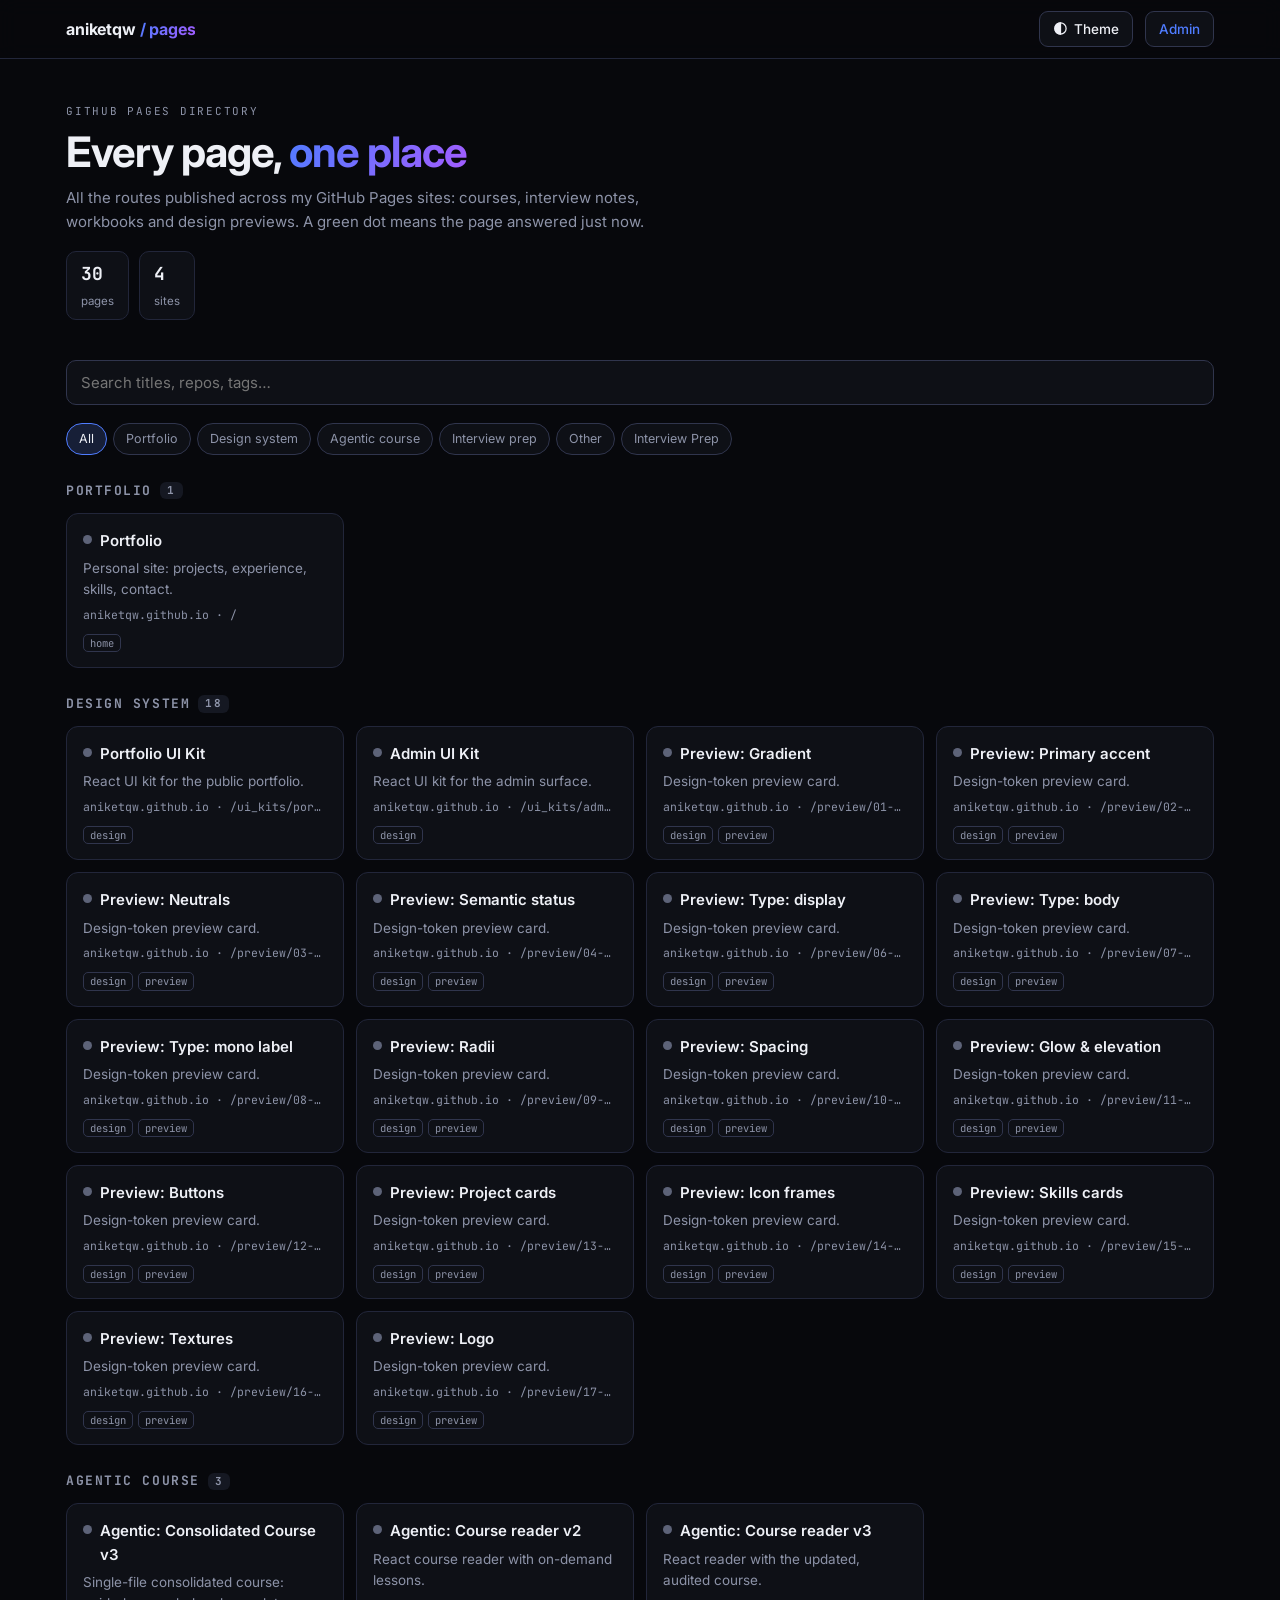
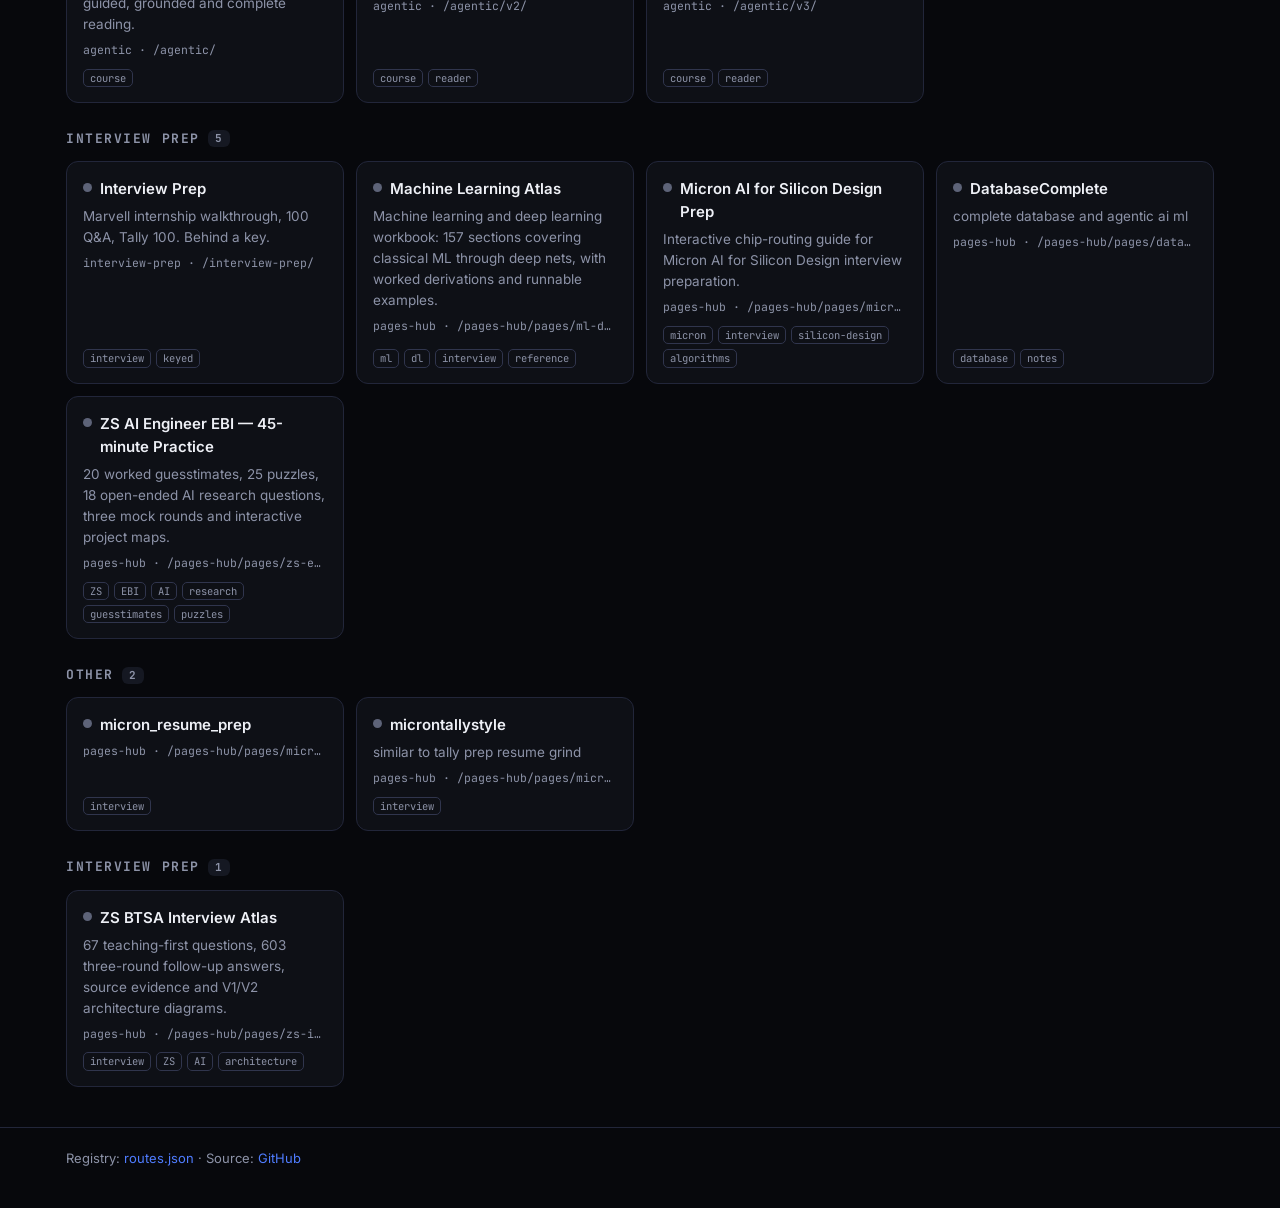
<file: index.html>
<!DOCTYPE html>
<html lang="en">
<head>
<meta charset="UTF-8"/>
<meta name="viewport" content="width=device-width,initial-scale=1"/>
<title>Pages Hub — Aniket Saxena</title>
<meta name="description" content="Every page published across Aniket Saxena's GitHub Pages sites, in one place."/>
<link rel="preconnect" href="https://fonts.googleapis.com"/>
<link href="https://fonts.googleapis.com/css2?family=Inter:wght@400;500;600;700&family=JetBrains+Mono:wght@400;600&display=swap" rel="stylesheet"/>
<link rel="stylesheet" href="assets/hub.css"/>
</head>
<body>
<header class="bar"><div class="wrap">
  <div class="logo">aniketqw <span>/ pages</span></div>
  <div class="spacer"></div>
  <button class="btn" id="theme" title="Switch theme"><svg width="15" height="15" viewBox="0 0 24 24" fill="none" stroke="currentColor" stroke-width="2" aria-hidden="true"><circle cx="12" cy="12" r="9"/><path d="M12 3a9 9 0 0 0 0 18z" fill="currentColor"/></svg><span class="hide-sm">Theme</span></button>
  <a class="btn" href="admin.html">Admin</a>
</div></header>

<main class="wrap">
  <section class="hero">
    <div class="kick">GitHub Pages directory</div>
    <h1>Every page, <span>one place</span></h1>
    <p>All the routes published across my GitHub Pages sites: courses, interview notes, workbooks and design previews. A green dot means the page answered just now.</p>
    <div class="stats" id="stats"></div>
  </section>

  <div class="controls">
    <input class="search" id="q" type="search" placeholder="Search titles, repos, tags…" autocomplete="off"/>
  </div>
  <div class="chips" id="chips"></div>

  <div id="list"><div class="empty">Loading routes…</div></div>
</main>

<footer><div class="wrap">
  Registry: <a href="routes.json">routes.json</a> · Source: <a id="srclink" href="#">GitHub</a>
</div></footer>

<script src="config.js"></script>
<script src="assets/common.js"></script>
<script>
(function(){
  var H = window.Hub, esc = H.esc;
  H.initTheme(document.getElementById("theme"));
  document.getElementById("srclink").href = "https://github.com/" + H.config.owner + "/" + H.config.repo;

  var all = [], group = "All", status = {};
  var q = document.getElementById("q");

  function matches(r){
    var s = q.value.trim().toLowerCase();
    if(group !== "All" && r.group !== group) return false;
    if(!s) return true;
    return [r.title, r.description, r.repo, r.url, (r.tags || []).join(" ")].join(" ").toLowerCase().indexOf(s) !== -1;
  }

  function card(r){
    var pending = r.status === "pending";
    var tags = (r.tags || []).map(function(t){ return '<span class="tag">' + esc(t) + '</span>'; }).join("");
    if(pending) tags = '<span class="tag pend">coming soon</span>' + tags;
    var st = status[r.id] || "";
    var inner =
      '<div class="t"><span class="dot ' + st + '" data-dot="' + esc(r.id) + '"></span><span class="name">' + esc(r.title) + '</span></div>' +
      (r.description ? '<div class="d">' + esc(r.description) + '</div>' : '') +
      '<div class="u">' + esc(r.repo) + ' · ' + esc(r.url) + '</div>' +
      '<div class="tags">' + tags + '</div>';
    return pending ? '<div class="card pending">' + inner + '</div>'
                   : '<a class="card" href="' + esc(H.href(r.url)) + '">' + inner + '</a>';
  }

  function render(){
    var shown = all.filter(matches), groups = {};
    shown.forEach(function(r){ (groups[r.group || "Other"] = groups[r.group || "Other"] || []).push(r); });
    var html = Object.keys(groups).map(function(g){
      return '<section class="group"><h2>' + esc(g) + ' <span class="n">' + groups[g].length + '</span></h2>' +
             '<div class="grid">' + groups[g].map(card).join("") + '</div></section>';
    }).join("");
    document.getElementById("list").innerHTML = html || '<div class="empty">No pages match.</div>';
  }

  function chips(){
    var names = ["All"];
    all.forEach(function(r){ if(names.indexOf(r.group) === -1) names.push(r.group); });
    var el = document.getElementById("chips");
    el.innerHTML = names.map(function(n){
      return '<button class="chip' + (n === group ? ' on' : '') + '" data-g="' + esc(n) + '">' + esc(n) + '</button>';
    }).join("");
    el.onclick = function(e){
      var b = e.target.closest(".chip"); if(!b) return;
      group = b.getAttribute("data-g"); chips(); render();
    };
  }

  function stats(){
    var repos = {}; all.forEach(function(r){ repos[r.repo] = 1; });
    var up = Object.keys(status).filter(function(k){ return status[k] === "ok"; }).length;
    document.getElementById("stats").innerHTML =
      '<div class="stat"><b>' + all.length + '</b><small>pages</small></div>' +
      '<div class="stat"><b>' + Object.keys(repos).length + '</b><small>sites</small></div>' +
      (H.onSite ? '<div class="stat"><b>' + up + '</b><small>responding</small></div>' : '');
  }

  q.addEventListener("input", render);

  H.loadRoutes().then(function(data){
    all = (data.routes || []).filter(function(r){ return r.visibility !== "hidden"; });
    chips(); render(); stats();
    H.checkStatus(all.filter(function(r){ return r.status !== "pending"; }), function(r, s){
      status[r.id] = s;
      var d = document.querySelector('[data-dot="' + CSS.escape(r.id) + '"]');
      if(d) d.className = "dot " + s;
      stats();
    });
  }).catch(function(e){
    document.getElementById("list").innerHTML = '<div class="empty">Could not load routes.json: ' + esc(e.message) + '</div>';
  });
})();
</script>
</body>
</html>
</file>
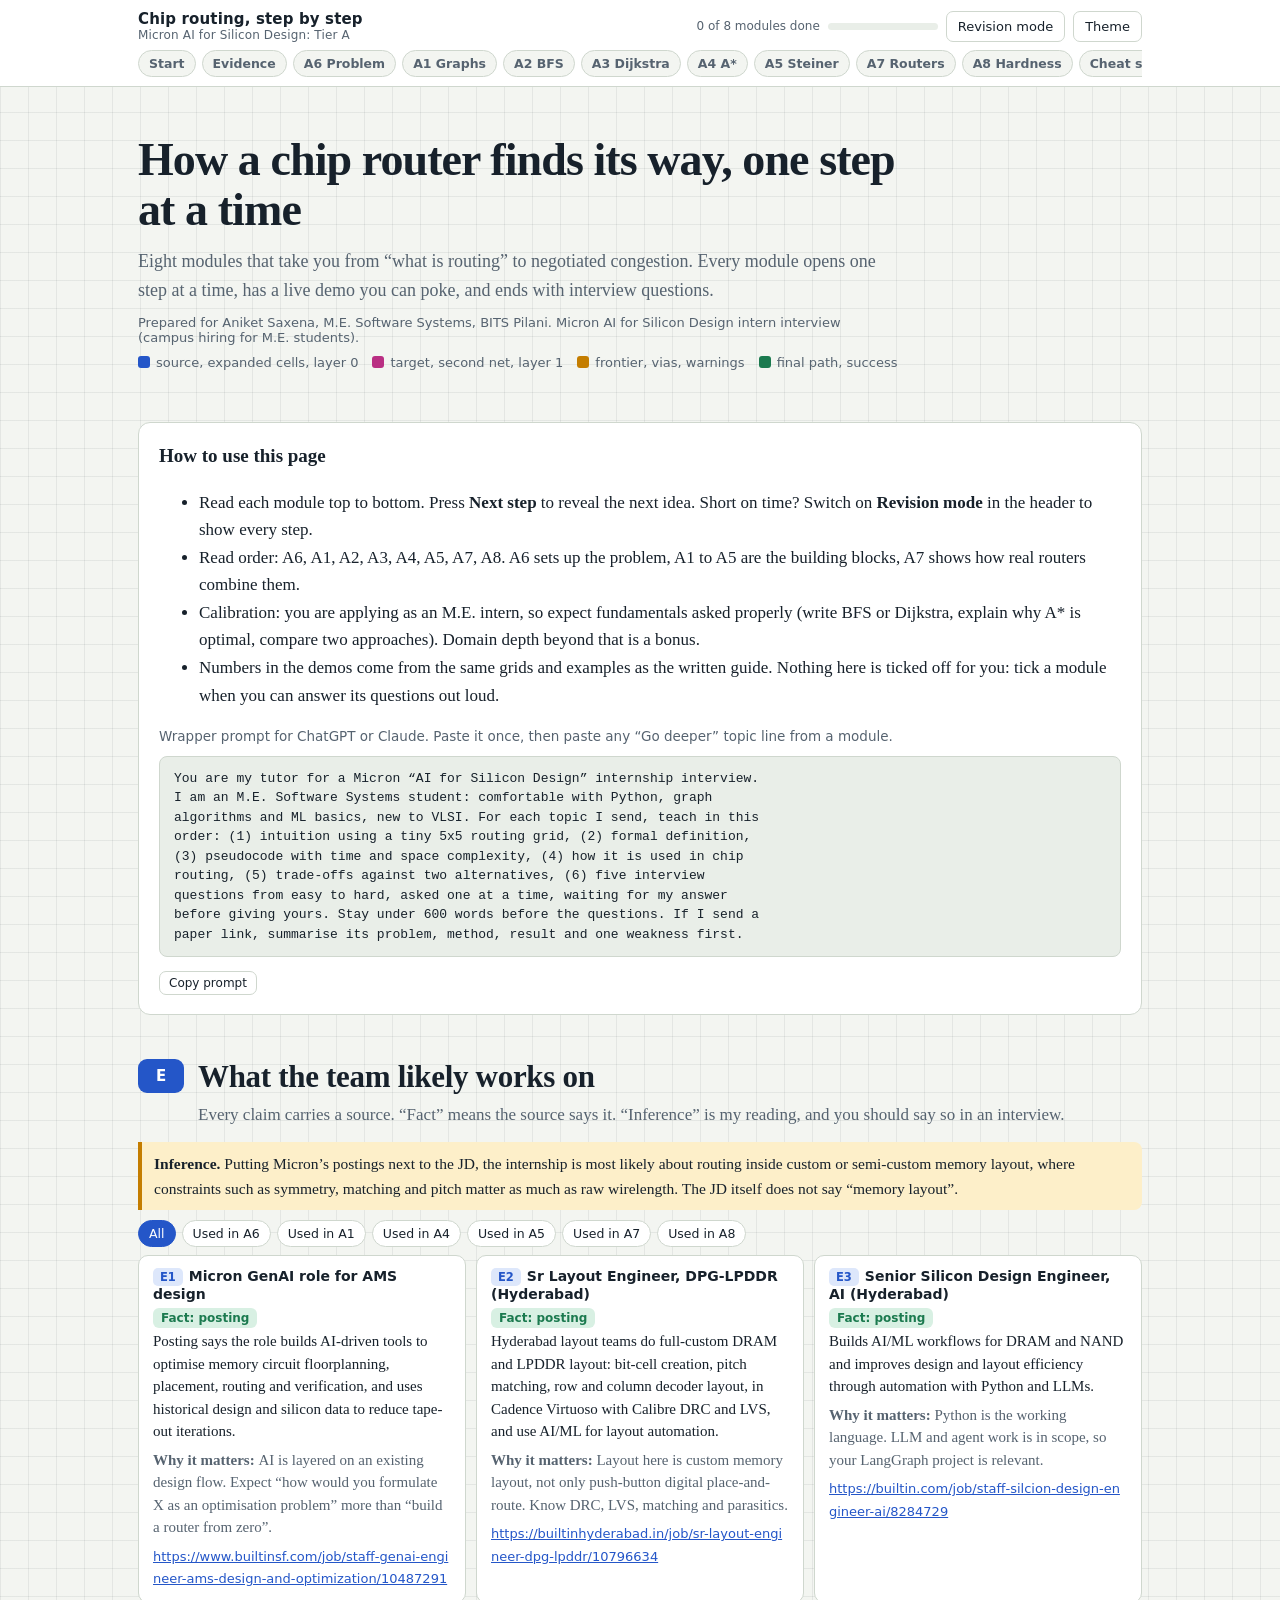
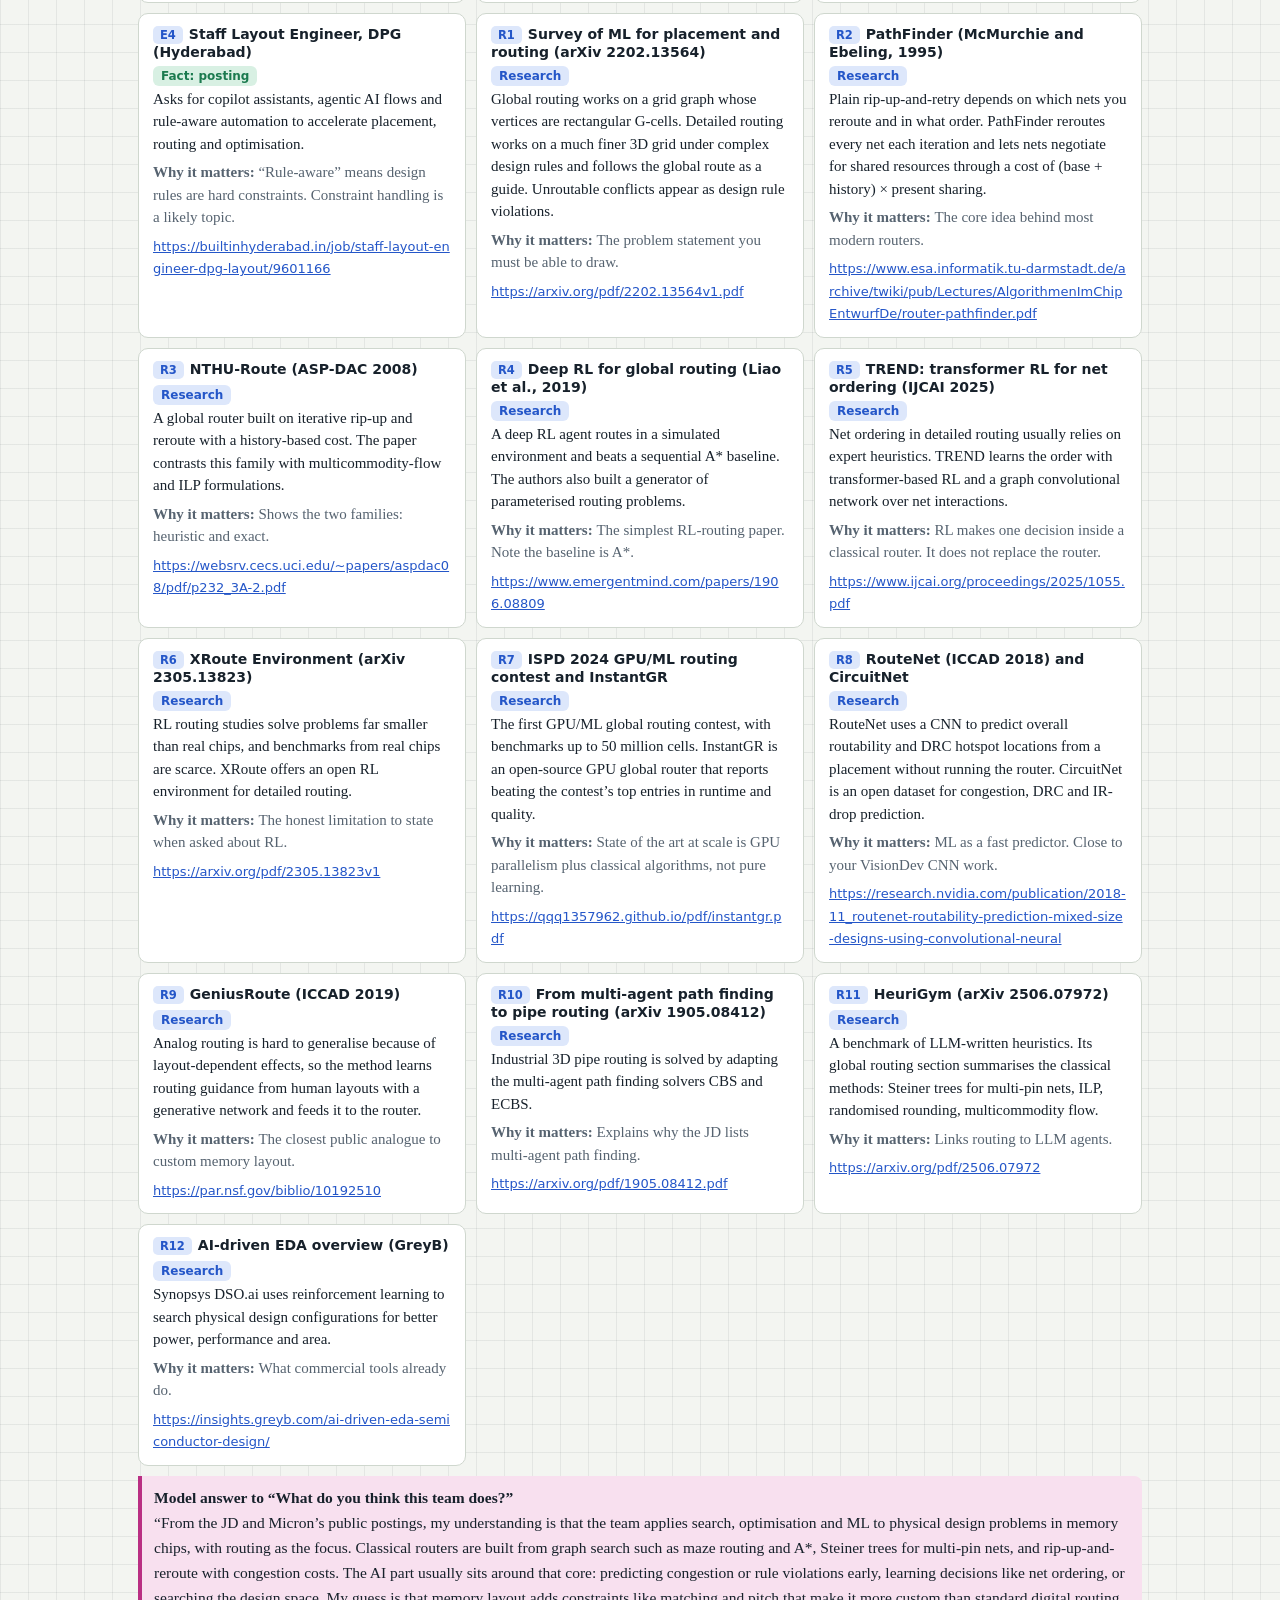
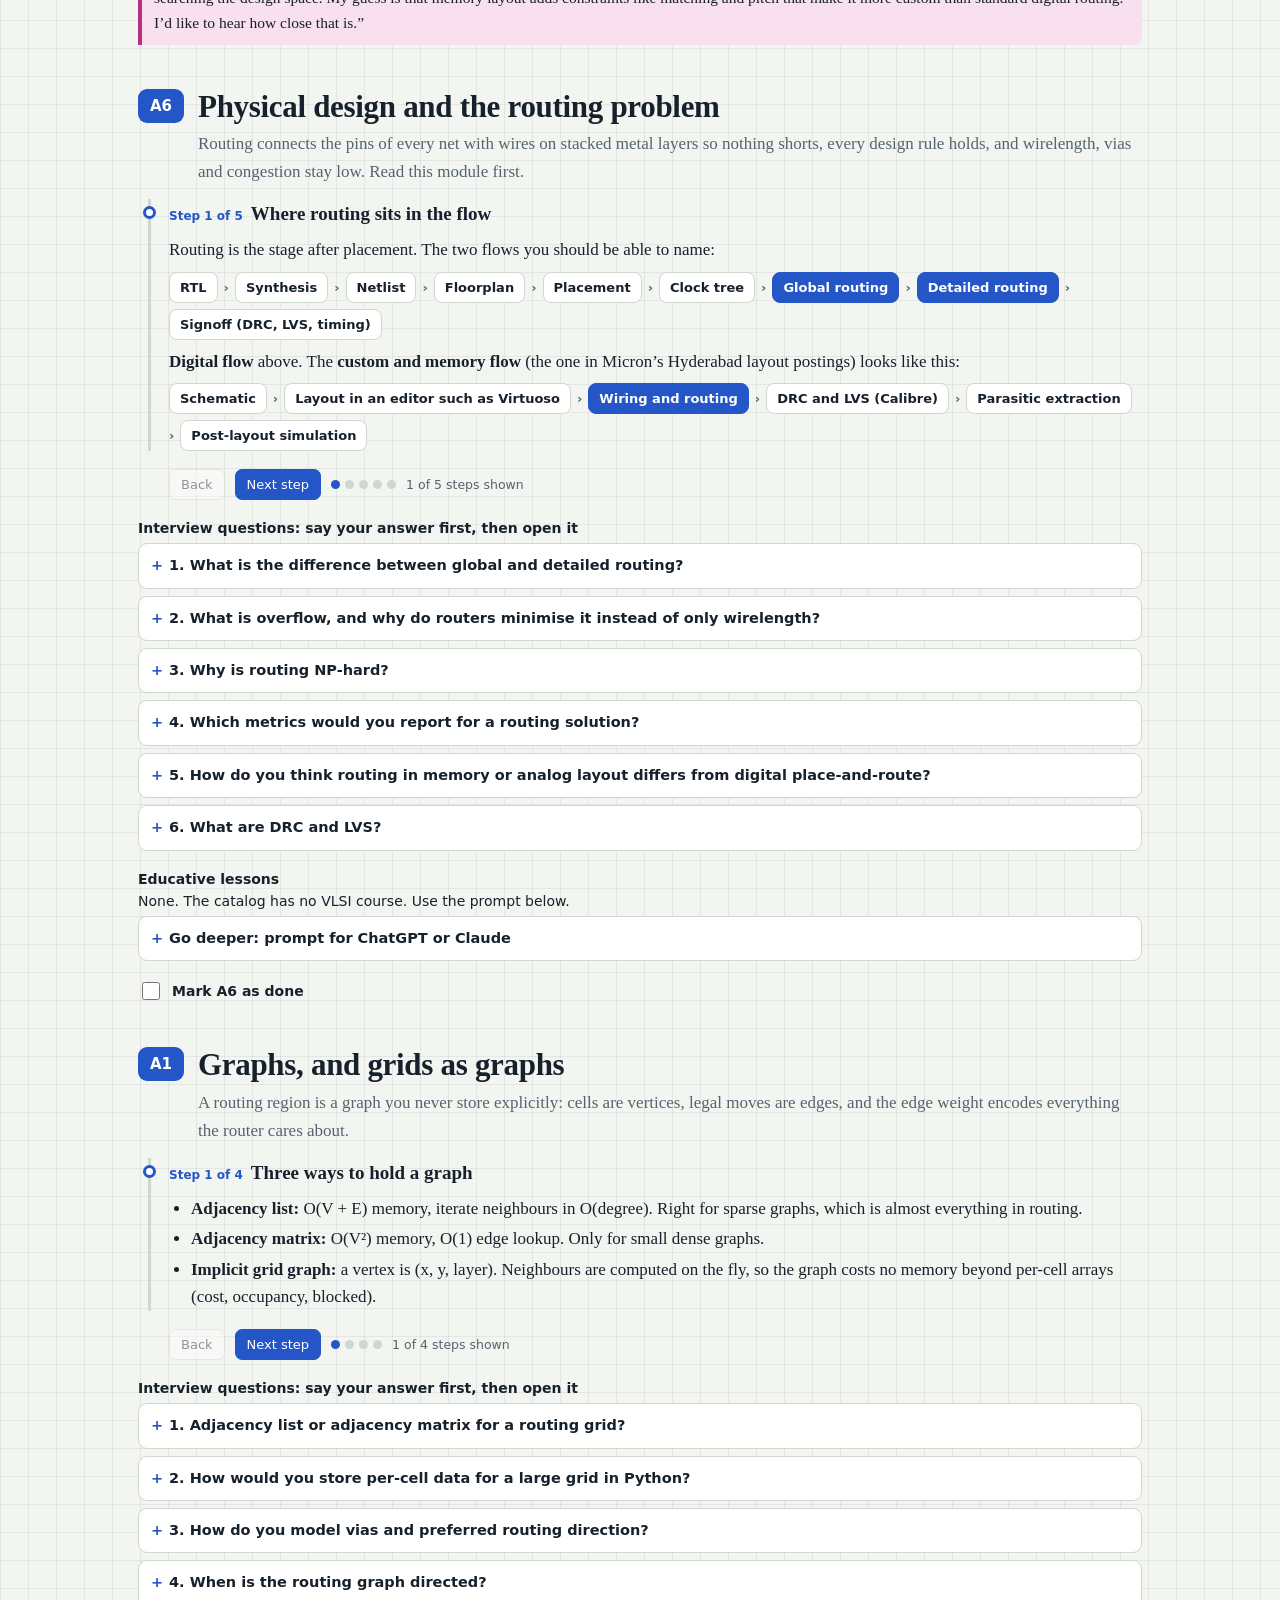
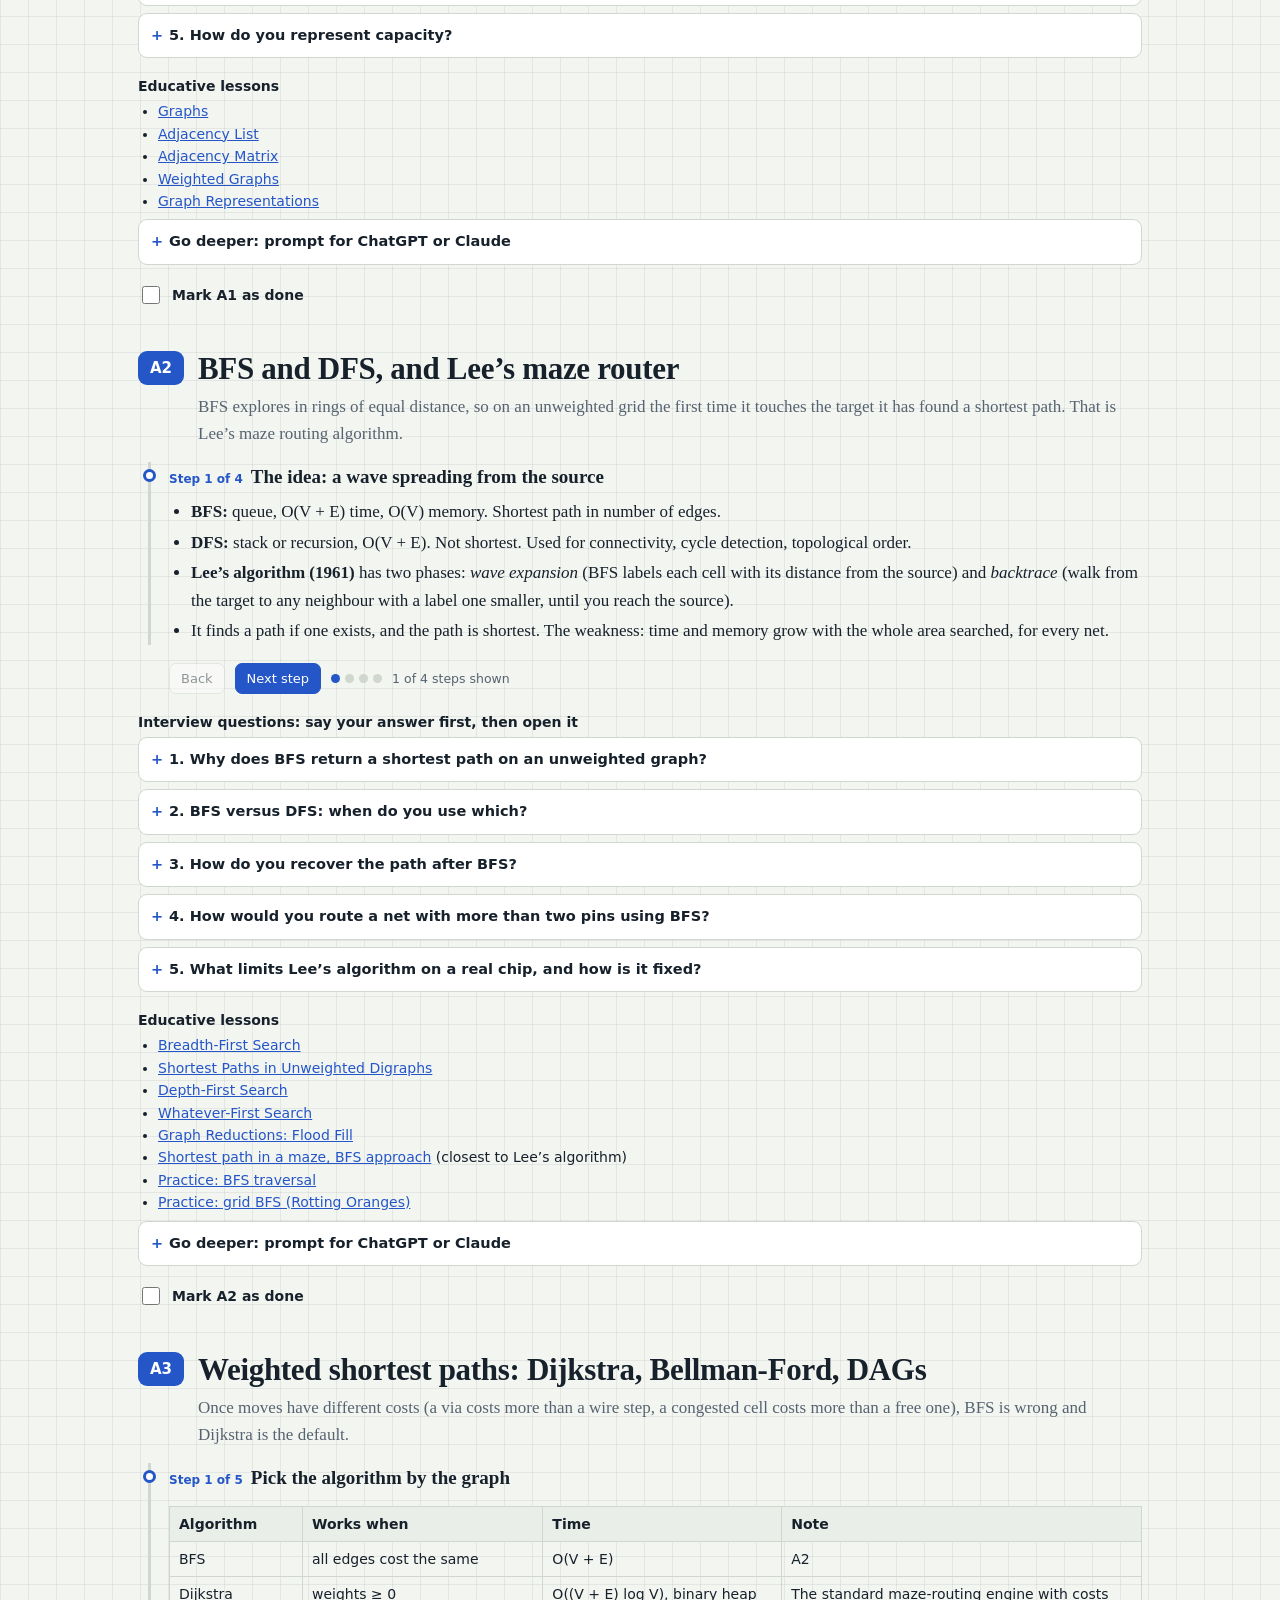
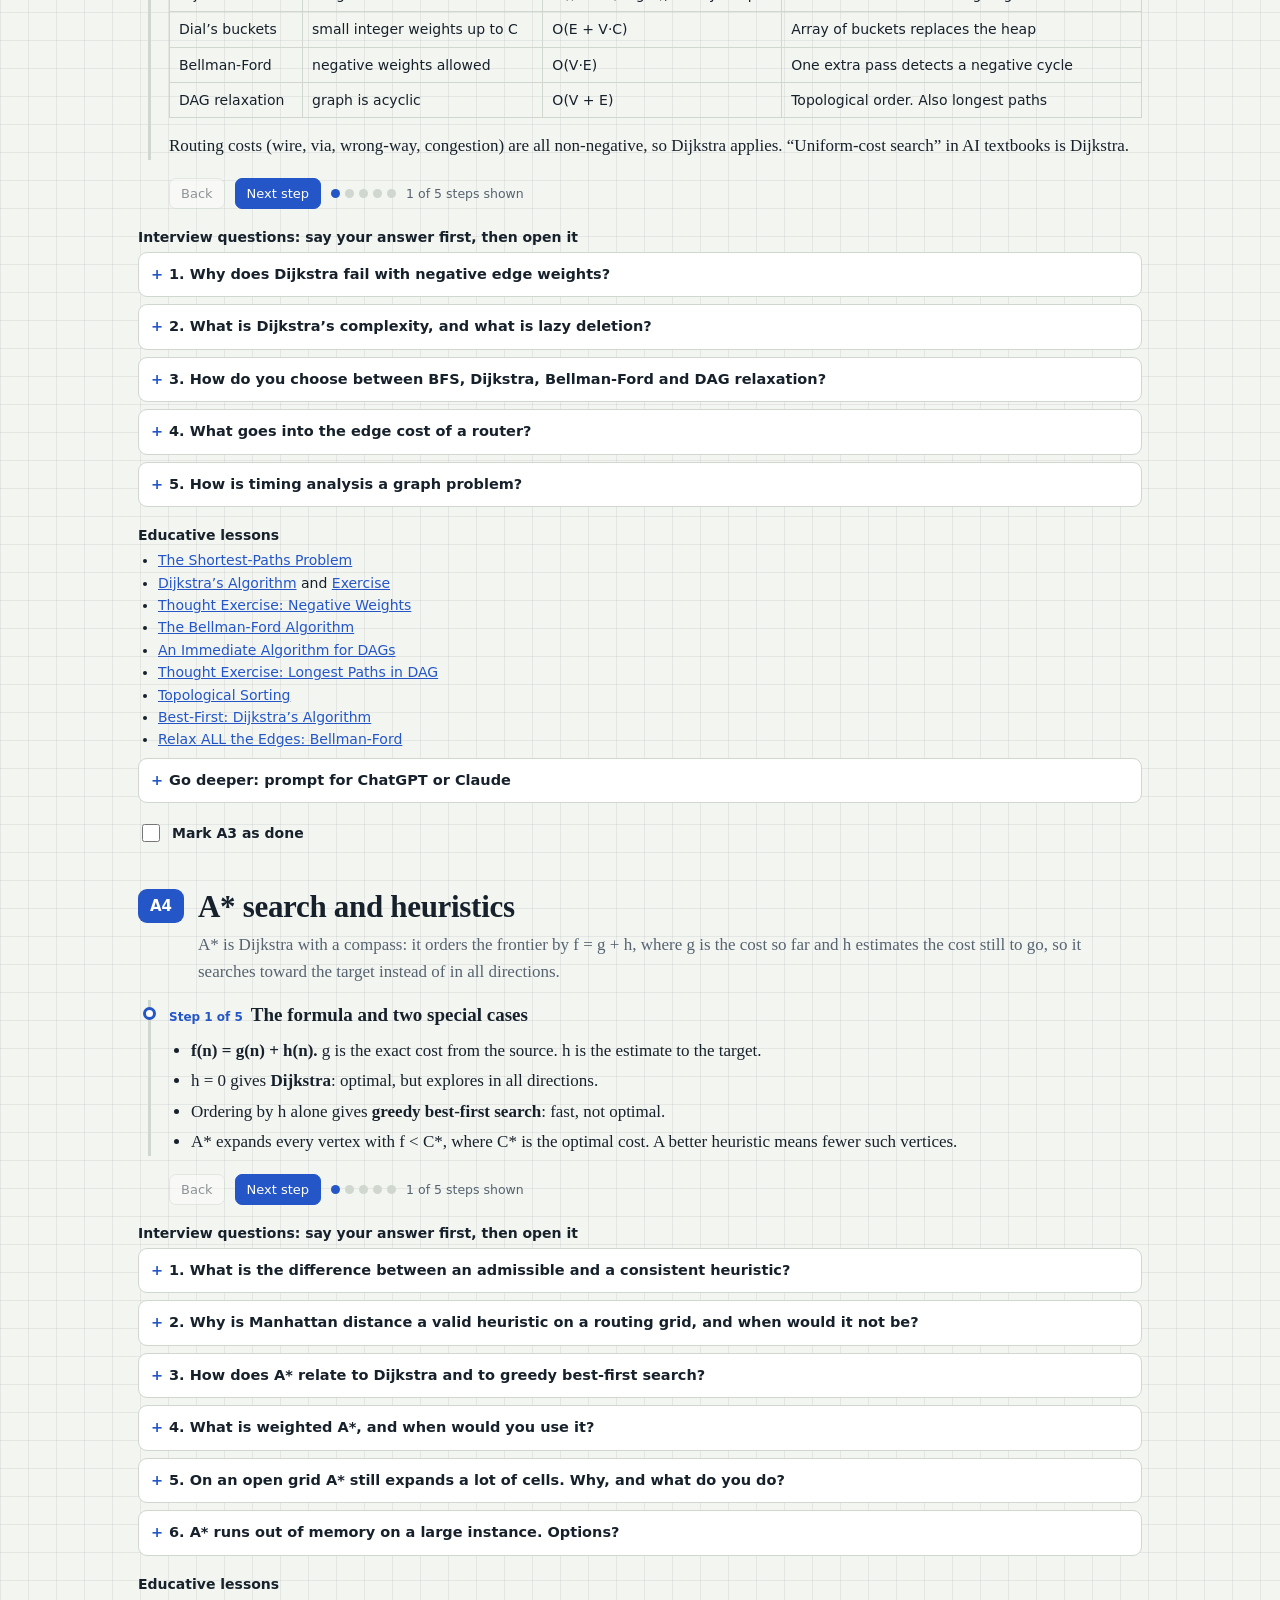
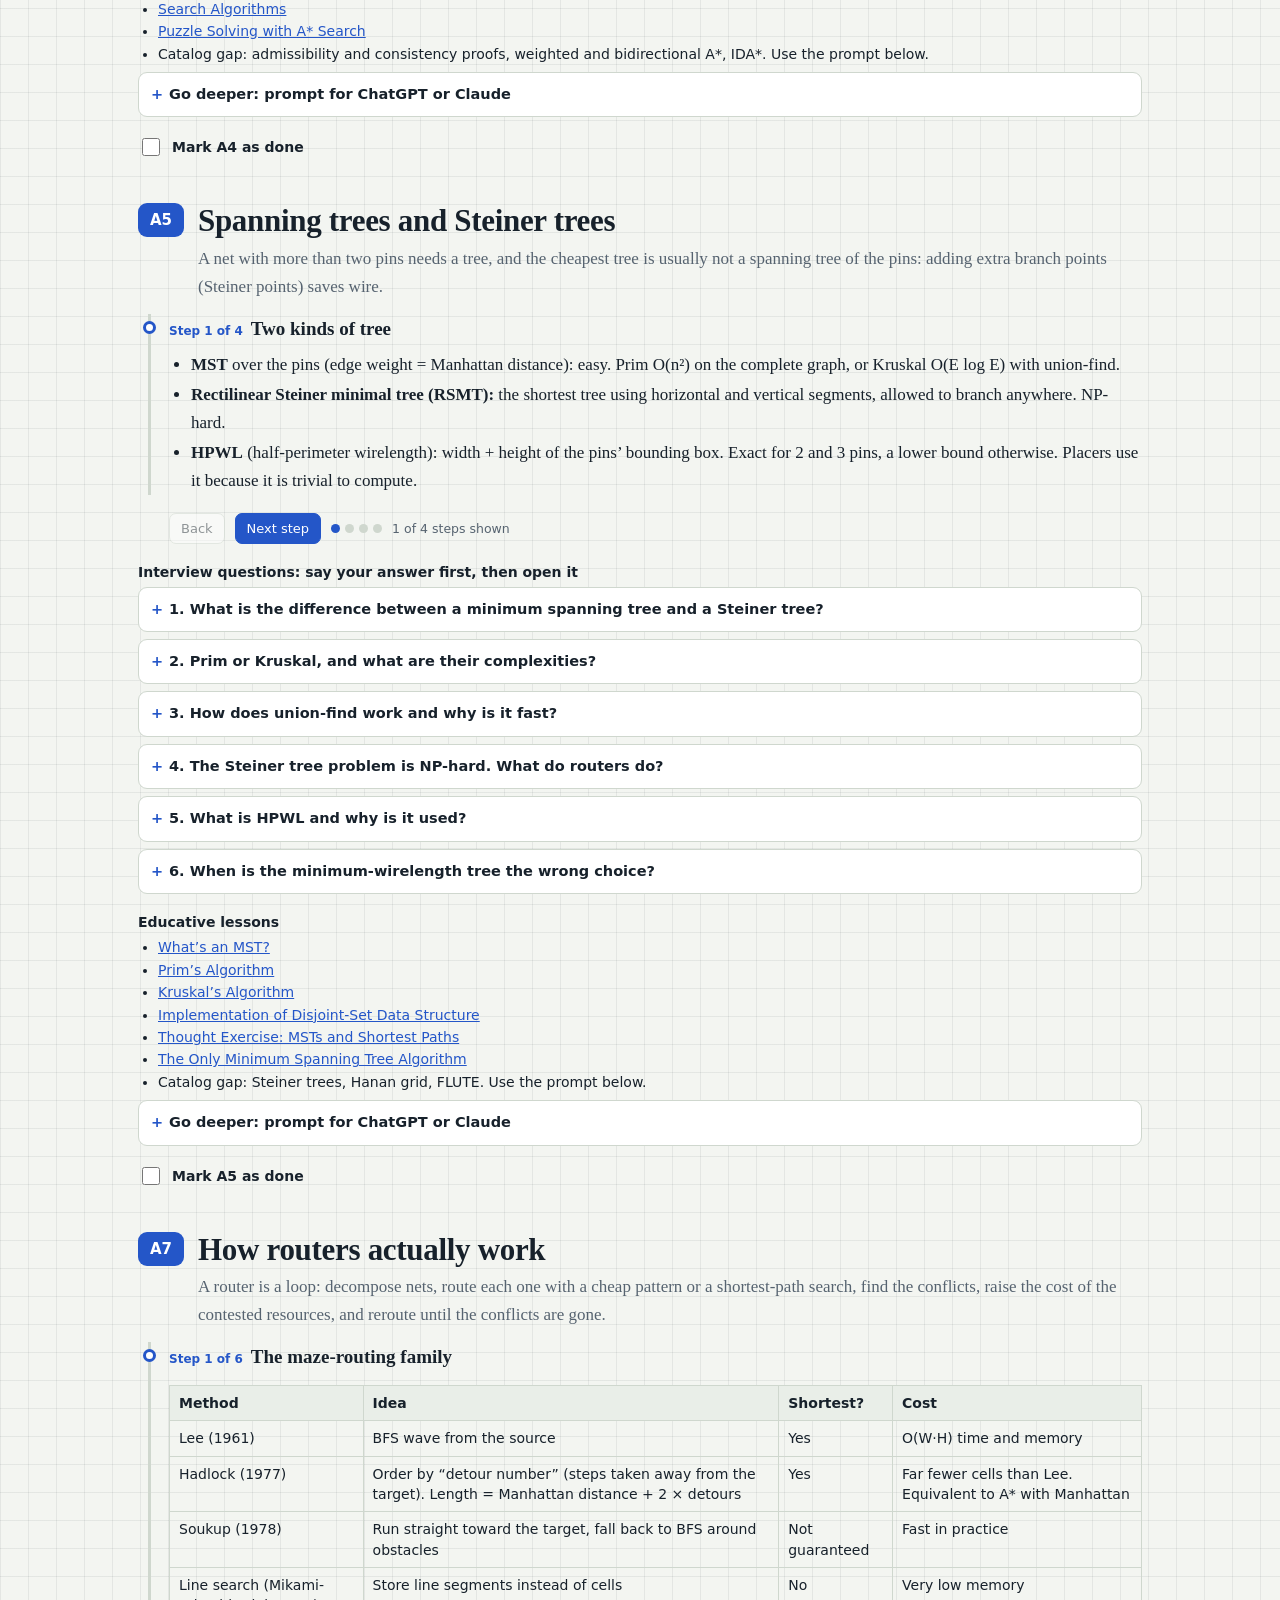
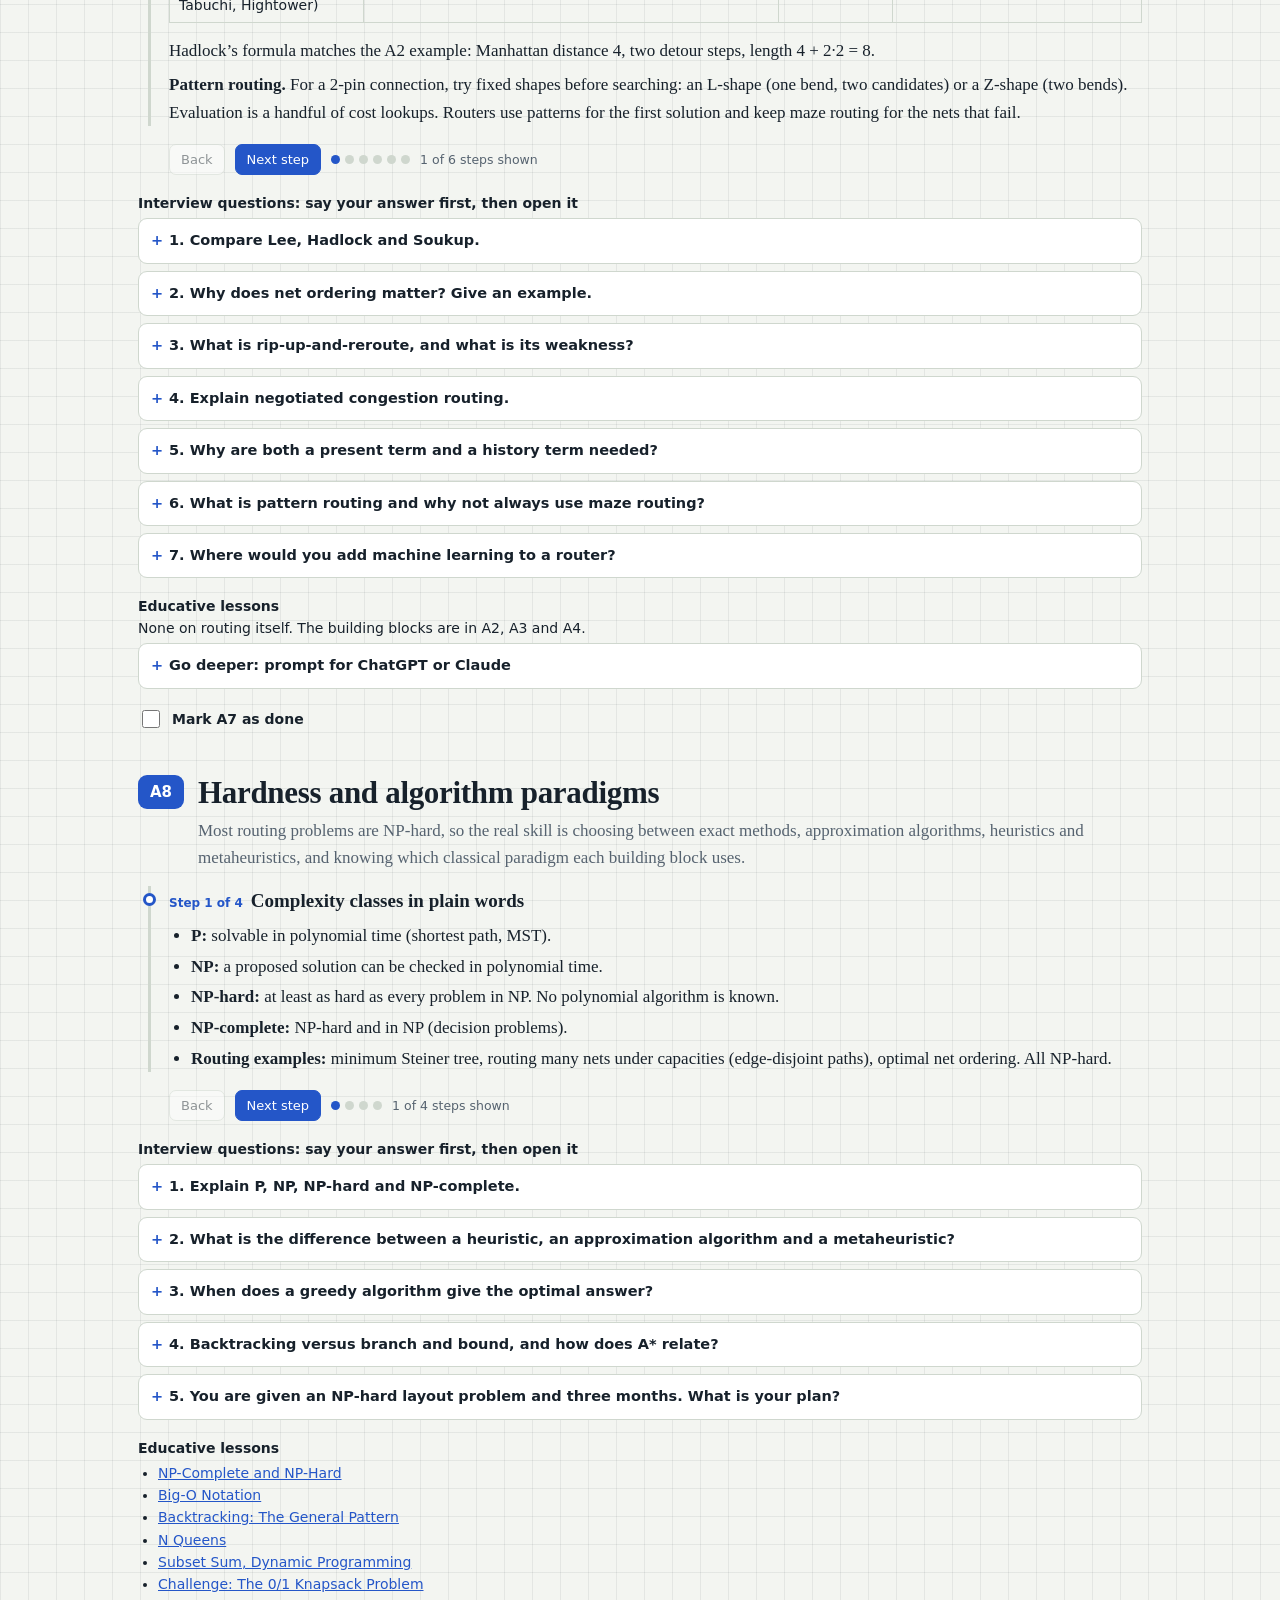
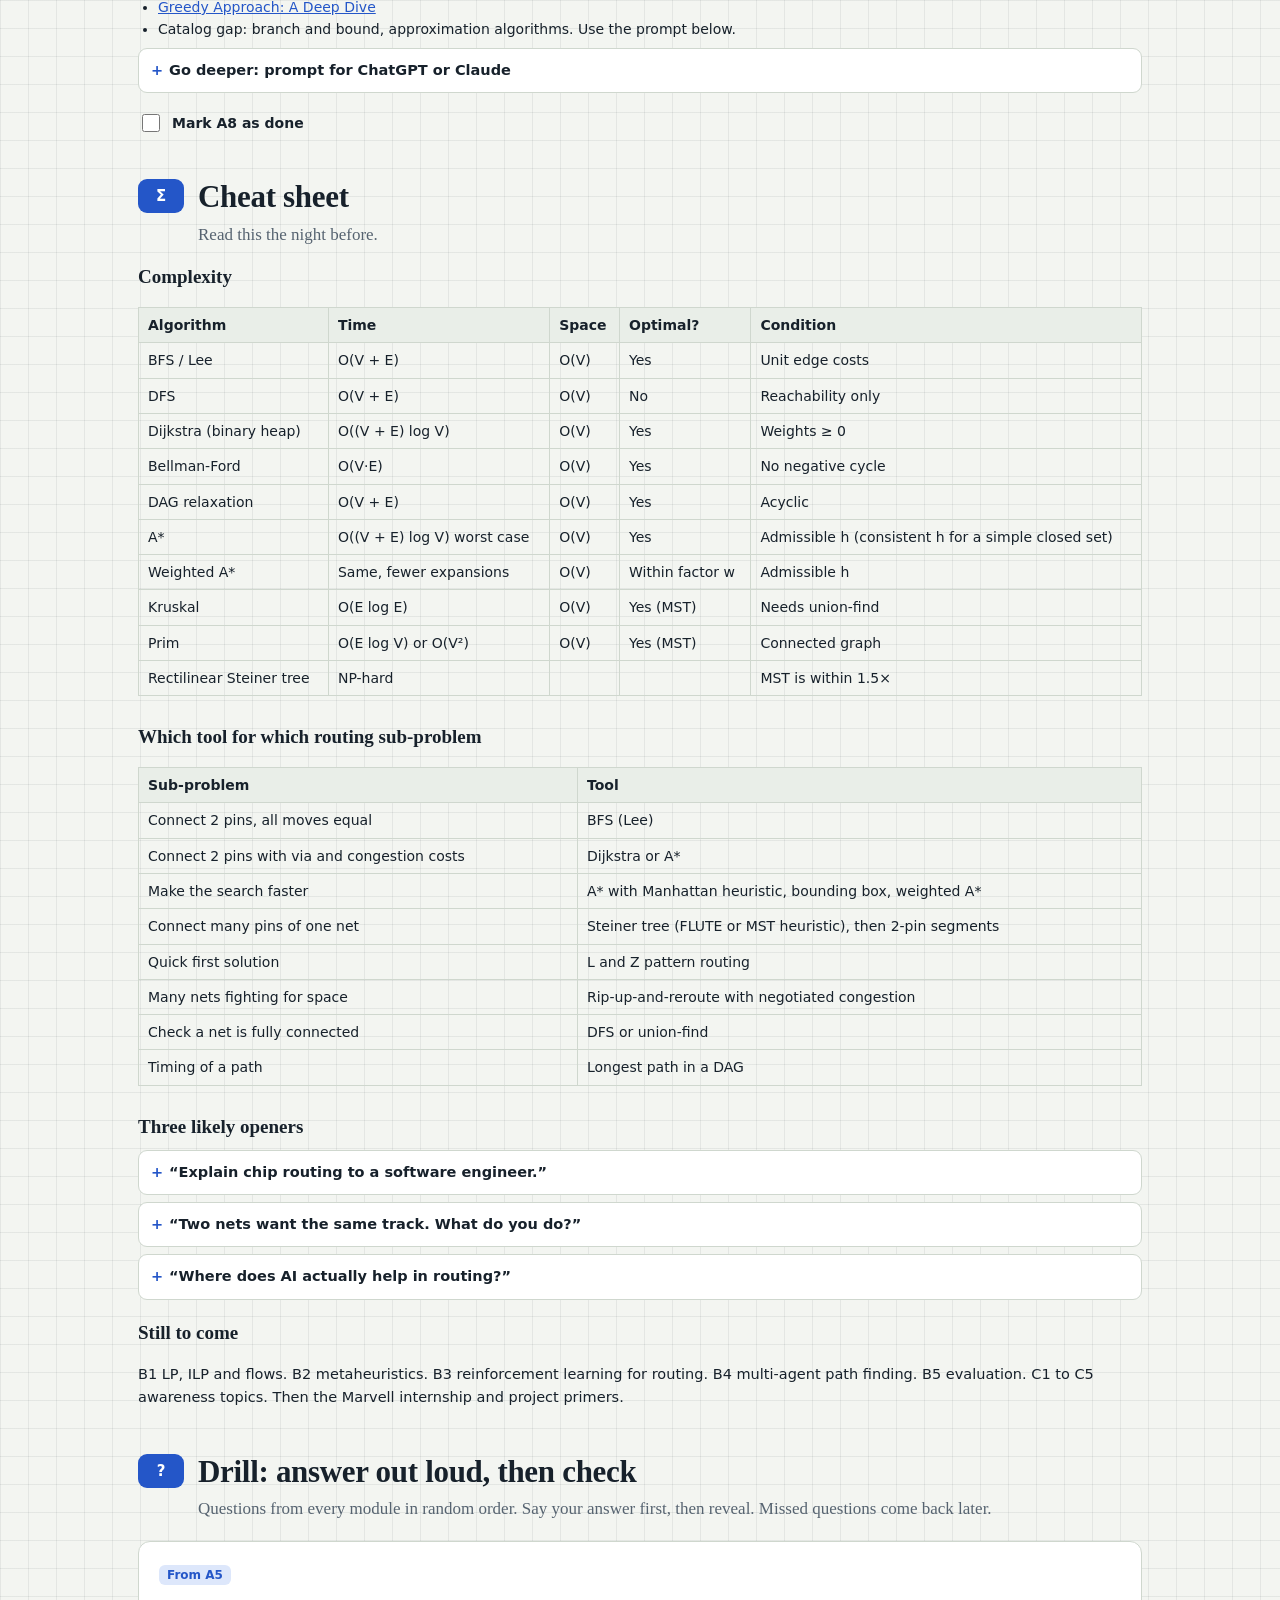
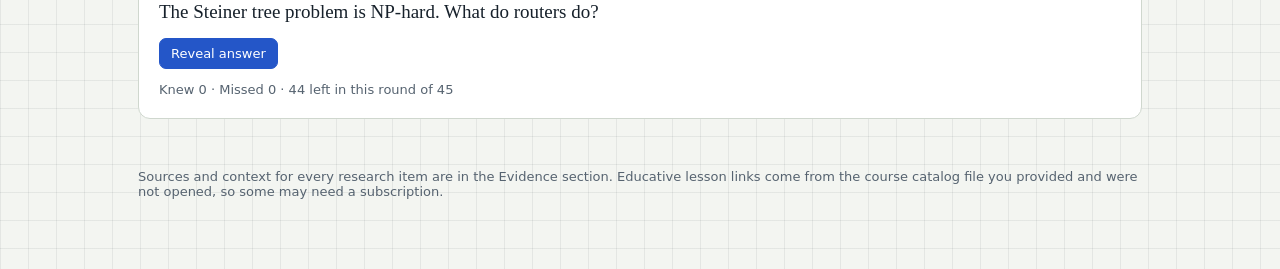
<file: pages/micronjdprep/index.html>
<!DOCTYPE html>
<html lang="en">
<head>
<meta charset="utf-8">
<meta name="viewport" content="width=device-width, initial-scale=1, viewport-fit=cover">
<title>Chip Routing, Step by Step: Micron AI for Silicon Design prep</title>
<style>
:root{
  box-sizing:border-box;
  padding-top:env(safe-area-inset-top,0px);
  padding-bottom:env(safe-area-inset-bottom,0px);
  --bg:#f3f5f1;--surface:#ffffff;--surface2:#e9eee8;--text:#17212b;--muted:#566370;--border:#cfd7ce;
  --m1:#2456c8;--m1soft:#dde7fb;--m2:#b92f83;--m2soft:#f8e0ef;--via:#c47d00;--viasoft:#fdefc9;
  --good:#1b7a4f;--goodsoft:#d8f0e3;--bad:#b3302a;--badsoft:#f9dcda;--wall:#2b3138;
  --grid:rgba(23,33,43,.07);
  color-scheme:light;
}
@media (prefers-color-scheme:dark){
  :root:not([data-theme="light"]){
    --bg:#0e1419;--surface:#161e25;--surface2:#1f2932;--text:#e6ecf1;--muted:#9aa7b3;--border:#2e3a45;
    --m1:#7fa6ff;--m1soft:#1c2b4d;--m2:#f08cc6;--m2soft:#43203a;--via:#f0b43c;--viasoft:#443411;
    --good:#58d19a;--goodsoft:#173a2b;--bad:#ff8b84;--badsoft:#47211f;--wall:#7e8b97;
    --grid:rgba(230,236,241,.06);
    color-scheme:dark;
  }
}
:root[data-theme="dark"]{
  --bg:#0e1419;--surface:#161e25;--surface2:#1f2932;--text:#e6ecf1;--muted:#9aa7b3;--border:#2e3a45;
  --m1:#7fa6ff;--m1soft:#1c2b4d;--m2:#f08cc6;--m2soft:#43203a;--via:#f0b43c;--viasoft:#443411;
  --good:#58d19a;--goodsoft:#173a2b;--bad:#ff8b84;--badsoft:#47211f;--wall:#7e8b97;
  --grid:rgba(230,236,241,.06);
  color-scheme:dark;
}
html{scroll-padding-top:calc(env(safe-area-inset-top,0px) + 118px);height:100%;scroll-behavior:smooth}
*,*::before,*::after{box-sizing:inherit}
body{
  margin:0;background:var(--bg);color:var(--text);
  font:17px/1.62 "Iowan Old Style","Palatino Linotype",Palatino,Georgia,"Times New Roman",serif;
  background-image:linear-gradient(var(--grid) 1px,transparent 1px),linear-gradient(90deg,var(--grid) 1px,transparent 1px);
  background-size:28px 28px;
  -webkit-text-size-adjust:100%;
}
body::before{content:"";position:fixed;inset:0 0 auto;height:env(safe-area-inset-top,0px);background:var(--surface);z-index:30}
button,select,input,summary,.ui{font-family:system-ui,-apple-system,"Segoe UI",Roboto,"Helvetica Neue",Arial,sans-serif}
a{color:var(--m1)}
a:focus-visible,button:focus-visible,select:focus-visible,input:focus-visible,summary:focus-visible{outline:3px solid var(--via);outline-offset:2px;border-radius:4px}

/* header */
.top{position:sticky;top:env(safe-area-inset-top,0px);z-index:20;background:var(--surface);border-bottom:1px solid var(--border)}
.top-in{max-width:1040px;margin:0 auto;padding:10px 18px 0}
.top-row{display:flex;gap:12px;align-items:center;justify-content:space-between;flex-wrap:wrap}
.brand{font:700 15px/1.2 system-ui,-apple-system,"Segoe UI",Roboto,sans-serif;letter-spacing:.01em}
.brand small{display:block;font-weight:500;color:var(--muted);font-size:12px}
.tools{display:flex;gap:8px;align-items:center;flex-wrap:wrap}
.btn{font-size:13px;line-height:1;padding:8px 11px;border:1px solid var(--border);background:var(--surface);color:var(--text);border-radius:7px;cursor:pointer}
.btn:hover{background:var(--surface2)}
.btn.primary{background:var(--m1);border-color:var(--m1);color:#fff}
:root[data-theme="dark"] .btn.primary{color:#0b1220}
@media (prefers-color-scheme:dark){:root:not([data-theme="light"]) .btn.primary{color:#0b1220}}
.btn[aria-pressed="true"]{background:var(--m1soft);border-color:var(--m1)}
.btn:disabled{opacity:.45;cursor:default}
.prog{display:flex;align-items:center;gap:8px;font:12px system-ui,sans-serif;color:var(--muted)}
.prog-bar{width:110px;height:7px;background:var(--surface2);border-radius:5px;overflow:hidden}
.prog-bar i{display:block;height:100%;width:0;background:var(--good);transition:width .25s}
.nav{display:flex;gap:6px;overflow-x:auto;padding:8px 0 9px;scrollbar-width:thin}
.nav a{flex:none;text-decoration:none;font:600 12.5px system-ui,sans-serif;color:var(--muted);padding:5px 10px;border-radius:999px;border:1px solid var(--border);background:var(--bg)}
.nav a:hover{color:var(--text);border-color:var(--m1)}
.nav a.done{border-color:var(--good);color:var(--good)}

main{max-width:1040px;margin:0 auto;padding:26px 18px 70px}
.hero{padding:22px 0 8px;max-width:760px}
.hero h1{font-size:clamp(30px,5.2vw,46px);line-height:1.08;margin:0 0 12px;letter-spacing:-.02em}
.hero p{margin:0 0 10px;color:var(--muted);font-size:18px}
.hero .who{font:13px system-ui,sans-serif;color:var(--muted)}
.card{background:var(--surface);border:1px solid var(--border);border-radius:12px;padding:18px 20px;margin:18px 0}
.legend-metal{display:flex;gap:14px;flex-wrap:wrap;font:13px system-ui,sans-serif;color:var(--muted);margin-top:10px}
.sw{display:inline-block;width:12px;height:12px;border-radius:3px;vertical-align:-1px;margin-right:6px}

h2{font-size:clamp(24px,3.6vw,31px);line-height:1.15;margin:0;letter-spacing:-.01em}
h3{font-size:19px;margin:0 0 6px}
section.module,section.plain{margin:44px 0;scroll-margin-top:120px}
.mod-head{display:flex;gap:14px;align-items:flex-start;margin-bottom:14px}
.badge{flex:none;font:700 15px system-ui,sans-serif;background:var(--m1);color:#fff;border-radius:9px;padding:8px 11px;min-width:46px;text-align:center}
:root[data-theme="dark"] .badge{color:#0b1220}
@media (prefers-color-scheme:dark){:root:not([data-theme="light"]) .badge{color:#0b1220}}
.one{margin:6px 0 0;color:var(--muted)}

/* stepper */
.stepper{border-left:3px solid var(--border);margin:0 0 6px 10px;padding-left:18px}
.step{display:none;margin:0 0 18px;position:relative}
.step.shown{display:block}
.step.latest{animation:rise .28s ease-out}
@keyframes rise{from{opacity:.3;transform:translateY(6px)}to{opacity:1;transform:none}}
@media (prefers-reduced-motion:reduce){.step.latest{animation:none}html{scroll-behavior:auto}}
.step::before{content:"";position:absolute;left:-26px;top:7px;width:13px;height:13px;border-radius:50%;background:var(--surface);border:3px solid var(--m1)}
.step-h{display:flex;gap:8px;align-items:baseline;margin-bottom:4px}
.step-h b{font:700 12px system-ui,sans-serif;color:var(--m1);white-space:nowrap}
.step-h h3{margin:0;font-size:19px}
.step p{margin:6px 0}
.step ul{margin:6px 0;padding-left:22px}
.step li{margin:3px 0}
.ctrl{display:flex;gap:10px;align-items:center;flex-wrap:wrap;margin:4px 0 12px 10px;padding-left:21px}
.dots{display:flex;gap:5px}
.dots i{width:9px;height:9px;border-radius:50%;background:var(--border)}
.dots i.on{background:var(--m1)}
.ctrl .count{font:12.5px system-ui,sans-serif;color:var(--muted)}
.all .step{display:block}
.all .ctrl{display:none}

/* widgets */
.widget{background:var(--surface);border:1px solid var(--border);border-radius:12px;padding:14px;margin:10px 0 6px}
.widget-title{font:600 13px system-ui,sans-serif;color:var(--muted);margin:0 0 9px}
.row{display:flex;gap:10px;flex-wrap:wrap;align-items:center;margin:8px 0}
.row label{font:13px system-ui,sans-serif;color:var(--muted)}
select,input[type="range"]{accent-color:var(--m1)}
select{padding:6px 8px;border:1px solid var(--border);border-radius:7px;background:var(--surface);color:var(--text);font-size:13px}
.seg{display:inline-flex;border:1px solid var(--border);border-radius:8px;overflow:hidden}
.seg button{border:0;border-right:1px solid var(--border);background:var(--surface);color:var(--text);padding:7px 11px;font-size:13px;cursor:pointer}
.seg button:last-child{border-right:0}
.seg button[aria-pressed="true"]{background:var(--m1);color:#fff}
:root[data-theme="dark"] .seg button[aria-pressed="true"]{color:#0b1220}
@media (prefers-color-scheme:dark){:root:not([data-theme="light"]) .seg button[aria-pressed="true"]{color:#0b1220}}
.status{font:13.5px/1.45 system-ui,sans-serif;min-height:40px;padding:8px 10px;border-radius:8px;background:var(--surface2)}
.split{display:grid;grid-template-columns:minmax(0,340px) minmax(0,1fr);gap:16px;align-items:start}
@media (max-width:720px){.split{grid-template-columns:1fr}}

.grid{display:grid;grid-template-columns:repeat(7,1fr);gap:3px;max-width:340px;touch-action:manipulation}
.cell{aspect-ratio:1;display:flex;align-items:center;justify-content:center;border-radius:5px;background:var(--surface2);font:600 12px system-ui,sans-serif;color:var(--muted);cursor:pointer;user-select:none;border:1px solid transparent}
.cell.wall{background:var(--wall);cursor:pointer}
.cell.closed{background:var(--m1soft);color:var(--m1)}
.cell.front{background:var(--viasoft);color:var(--via);border-color:var(--via)}
.cell.cur{background:var(--m1);color:#fff;border-color:var(--m1)}
:root[data-theme="dark"] .cell.cur{color:#0b1220}
@media (prefers-color-scheme:dark){:root:not([data-theme="light"]) .cell.cur{color:#0b1220}}
.cell.path{background:var(--good);color:#fff;border-color:var(--good)}
:root[data-theme="dark"] .cell.path{color:#08140e}
@media (prefers-color-scheme:dark){:root:not([data-theme="light"]) .cell.path{color:#08140e}}
.cell.src,.cell.tgt{font-weight:800;font-size:14px}
.cell.src{background:var(--m1);color:#fff}
.cell.tgt{background:var(--m2);color:#fff}
:root[data-theme="dark"] .cell.src,:root[data-theme="dark"] .cell.tgt{color:#0b1220}
@media (prefers-color-scheme:dark){:root:not([data-theme="light"]) .cell.src,:root:not([data-theme="light"]) .cell.tgt{color:#0b1220}}
.legend{display:flex;gap:12px;flex-wrap:wrap;font:12px system-ui,sans-serif;color:var(--muted);margin-top:8px}
.legend i{display:inline-block;width:11px;height:11px;border-radius:3px;margin-right:5px;vertical-align:-1px}
.bars{display:grid;gap:7px;margin-top:8px}
.bar{display:grid;grid-template-columns:110px 1fr 38px;gap:8px;align-items:center;font:12.5px system-ui,sans-serif}
.bar div{height:14px;background:var(--surface2);border-radius:4px;overflow:hidden}
.bar div i{display:block;height:100%;background:var(--m1);border-radius:4px}
.bar.hl div i{background:var(--m2)}
.bar span:last-child{text-align:right;font-weight:700}

svg{max-width:100%;height:auto;display:block}
.svgbox{background:var(--surface);border-radius:8px}
svg text{font:12px system-ui,sans-serif;fill:var(--text)}
svg .mut{fill:var(--muted)}
.tag{display:inline-block;font:700 12px system-ui,sans-serif;padding:3px 8px;border-radius:6px;margin:2px 4px 2px 0}
.tag.good{background:var(--goodsoft);color:var(--good)}
.tag.bad{background:var(--badsoft);color:var(--bad)}
.tag.warn{background:var(--viasoft);color:var(--via)}
.tag.blue{background:var(--m1soft);color:var(--m1)}

.flow{display:flex;flex-wrap:wrap;gap:6px;align-items:center;margin:8px 0;font:600 13px system-ui,sans-serif}
.flow span{padding:7px 10px;border:1px solid var(--border);border-radius:8px;background:var(--surface)}
.flow span.hot{background:var(--m1);border-color:var(--m1);color:#fff}
:root[data-theme="dark"] .flow span.hot{color:#0b1220}
@media (prefers-color-scheme:dark){:root:not([data-theme="light"]) .flow span.hot{color:#0b1220}}
.flow b{color:var(--muted)}

table{border-collapse:collapse;width:100%;font:14px/1.45 system-ui,sans-serif;margin:8px 0}
th,td{border:1px solid var(--border);padding:7px 9px;text-align:left;vertical-align:top}
th{background:var(--surface2)}
.tbl{overflow-x:auto}
pre{background:var(--surface2);border:1px solid var(--border);border-radius:8px;padding:12px 14px;overflow-x:auto;font:13px/1.5 ui-monospace,SFMono-Regular,Menlo,Consolas,monospace;margin:8px 0}
code{font:0.9em ui-monospace,SFMono-Regular,Menlo,Consolas,monospace}
.termgrid{display:grid;grid-template-columns:repeat(auto-fill,minmax(240px,1fr));gap:8px;margin:8px 0}
.term{border:1px solid var(--border);background:var(--surface);border-radius:9px;padding:9px 11px;font-size:14.5px;line-height:1.45}
.term b{font-family:system-ui,sans-serif;color:var(--m1)}
.note{border-left:4px solid var(--via);background:var(--viasoft);padding:9px 12px;border-radius:0 8px 8px 0;margin:10px 0;font-size:15.5px}
.say{border-left:4px solid var(--m2);background:var(--m2soft);padding:9px 12px;border-radius:0 8px 8px 0;margin:10px 0;font-size:15.5px}

details{border:1px solid var(--border);border-radius:9px;background:var(--surface);margin:7px 0}
summary{cursor:pointer;padding:10px 12px;font-weight:600;font-size:14.5px;list-style:none}
summary::-webkit-details-marker{display:none}
summary::before{content:"+";display:inline-block;width:18px;color:var(--m1);font-weight:800}
details[open] summary::before{content:"\2212"}
details .body{padding:0 14px 12px 30px;font-size:15.5px}
.qa-title,.edu-title{font:700 14px system-ui,sans-serif;margin:20px 0 6px}
.edu ul{margin:4px 0;padding-left:20px;font:14px/1.6 system-ui,sans-serif}
.done-row{display:flex;gap:9px;align-items:center;margin-top:18px;font:600 14px system-ui,sans-serif}
.done-row input{width:18px;height:18px}

.chips{display:flex;gap:6px;flex-wrap:wrap;margin:8px 0}
.chips button{font-size:12.5px;padding:5px 10px;border-radius:999px;border:1px solid var(--border);background:var(--surface);color:var(--text);cursor:pointer}
.chips button[aria-pressed="true"]{background:var(--m1);border-color:var(--m1);color:#fff}
:root[data-theme="dark"] .chips button[aria-pressed="true"]{color:#0b1220}
@media (prefers-color-scheme:dark){:root:not([data-theme="light"]) .chips button[aria-pressed="true"]{color:#0b1220}}
.ev{display:grid;grid-template-columns:repeat(auto-fill,minmax(310px,1fr));gap:10px}
.evc{border:1px solid var(--border);border-radius:10px;background:var(--surface);padding:12px 14px;font-size:15px;line-height:1.5}
.evc h4{margin:0 0 4px;font:700 14px system-ui,sans-serif}
.evc .id{display:inline-block;font:700 11.5px system-ui,sans-serif;background:var(--m1soft);color:var(--m1);padding:2px 7px;border-radius:5px;margin-right:6px}
.evc .why{color:var(--muted);margin-top:6px}
.evc a{font:13px system-ui,sans-serif;word-break:break-all}
.drill{text-align:left}
.drill .q{font-size:19px;margin:10px 0}
.drill .a{display:none;padding:10px 12px;background:var(--surface2);border-radius:8px;font-size:16px}
.drill .a.show{display:block}
.cp{font-size:12px;padding:5px 9px;margin-top:6px}
footer{margin-top:50px;font:13px system-ui,sans-serif;color:var(--muted)}
</style>
</head>
<body>

<header class="top">
  <div class="top-in">
    <div class="top-row">
      <div class="brand">Chip routing, step by step<small>Micron AI for Silicon Design: Tier A</small></div>
      <div class="tools">
        <div class="prog" aria-live="polite"><span id="progtxt">0 of 8 modules done</span><div class="prog-bar"><i id="progbar"></i></div></div>
        <button class="btn" id="revBtn" aria-pressed="false" title="Show every step of every module at once">Revision mode</button>
        <button class="btn" id="themeBtn" title="Switch between light and dark">Theme</button>
      </div>
    </div>
    <nav class="nav" aria-label="Sections">
      <a href="#how">Start</a><a href="#evidence">Evidence</a>
      <a href="#A6" data-m="A6">A6 Problem</a><a href="#A1" data-m="A1">A1 Graphs</a><a href="#A2" data-m="A2">A2 BFS</a>
      <a href="#A3" data-m="A3">A3 Dijkstra</a><a href="#A4" data-m="A4">A4 A*</a><a href="#A5" data-m="A5">A5 Steiner</a>
      <a href="#A7" data-m="A7">A7 Routers</a><a href="#A8" data-m="A8">A8 Hardness</a>
      <a href="#cheat">Cheat sheet</a><a href="#drill">Drill</a>
    </nav>
  </div>
</header>

<main>

<div class="hero">
  <h1>How a chip router finds its way, one step at a time</h1>
  <p>Eight modules that take you from “what is routing” to negotiated congestion. Every module opens one step at a time, has a live demo you can poke, and ends with interview questions.</p>
  <p class="who">Prepared for Aniket Saxena, M.E. Software Systems, BITS Pilani. Micron AI for Silicon Design intern interview (campus hiring for M.E. students).</p>
  <div class="legend-metal"><span><i class="sw" style="background:var(--m1)"></i>source, expanded cells, layer 0</span><span><i class="sw" style="background:var(--m2)"></i>target, second net, layer 1</span><span><i class="sw" style="background:var(--via)"></i>frontier, vias, warnings</span><span><i class="sw" style="background:var(--good)"></i>final path, success</span></div>
</div>

<section class="plain" id="how">
  <div class="card">
    <h3>How to use this page</h3>
    <ul>
      <li>Read each module top to bottom. Press <b>Next step</b> to reveal the next idea. Short on time? Switch on <b>Revision mode</b> in the header to show every step.</li>
      <li>Read order: A6, A1, A2, A3, A4, A5, A7, A8. A6 sets up the problem, A1 to A5 are the building blocks, A7 shows how real routers combine them.</li>
      <li>Calibration: you are applying as an M.E. intern, so expect fundamentals asked properly (write BFS or Dijkstra, explain why A* is optimal, compare two approaches). Domain depth beyond that is a bonus.</li>
      <li>Numbers in the demos come from the same grids and examples as the written guide. Nothing here is ticked off for you: tick a module when you can answer its questions out loud.</li>
    </ul>
    <p class="ui" style="font-size:13.5px;color:var(--muted);margin:8px 0 4px">Wrapper prompt for ChatGPT or Claude. Paste it once, then paste any “Go deeper” topic line from a module.</p>
<pre id="wrapper">You are my tutor for a Micron “AI for Silicon Design” internship interview.
I am an M.E. Software Systems student: comfortable with Python, graph
algorithms and ML basics, new to VLSI. For each topic I send, teach in this
order: (1) intuition using a tiny 5x5 routing grid, (2) formal definition,
(3) pseudocode with time and space complexity, (4) how it is used in chip
routing, (5) trade-offs against two alternatives, (6) five interview
questions from easy to hard, asked one at a time, waiting for my answer
before giving yours. Stay under 600 words before the questions. If I send a
paper link, summarise its problem, method, result and one weakness first.</pre>
    <button class="btn cp" data-copy="wrapper">Copy prompt</button>
  </div>
</section>

<!-- ============ EVIDENCE ============ -->
<section class="plain" id="evidence">
  <div class="mod-head"><span class="badge">E</span><div><h2>What the team likely works on</h2><p class="one">Every claim carries a source. “Fact” means the source says it. “Inference” is my reading, and you should say so in an interview.</p></div></div>
  <div class="note"><b>Inference.</b> Putting Micron’s postings next to the JD, the internship is most likely about routing inside custom or semi-custom memory layout, where constraints such as symmetry, matching and pitch matter as much as raw wirelength. The JD itself does not say “memory layout”.</div>
  <div class="chips" id="evFilter" role="group" aria-label="Filter evidence by module"></div>
  <div class="ev" id="evGrid"></div>
  <div class="say"><b>Model answer to “What do you think this team does?”</b><br>“From the JD and Micron’s public postings, my understanding is that the team applies search, optimisation and ML to physical design problems in memory chips, with routing as the focus. Classical routers are built from graph search such as maze routing and A*, Steiner trees for multi-pin nets, and rip-up-and-reroute with congestion costs. The AI part usually sits around that core: predicting congestion or rule violations early, learning decisions like net ordering, or searching the design space. My guess is that memory layout adds constraints like matching and pitch that make it more custom than standard digital routing. I’d like to hear how close that is.”</div>
</section>

<!-- ============ A6 ============ -->
<section class="module" id="A6" data-mod="A6">
  <div class="mod-head"><span class="badge">A6</span><div><h2>Physical design and the routing problem</h2><p class="one">Routing connects the pins of every net with wires on stacked metal layers so nothing shorts, every design rule holds, and wirelength, vias and congestion stay low. Read this module first.</p></div></div>
  <div class="stepper">
    <div class="step" data-title="Where routing sits in the flow">
      <p>Routing is the stage after placement. The two flows you should be able to name:</p>
      <div class="flow"><span>RTL</span><b>›</b><span>Synthesis</span><b>›</b><span>Netlist</span><b>›</b><span>Floorplan</span><b>›</b><span>Placement</span><b>›</b><span>Clock tree</span><b>›</b><span class="hot">Global routing</span><b>›</b><span class="hot">Detailed routing</span><b>›</b><span>Signoff (DRC, LVS, timing)</span></div>
      <p><b>Digital flow</b> above. The <b>custom and memory flow</b> (the one in Micron’s Hyderabad layout postings) looks like this:</p>
      <div class="flow"><span>Schematic</span><b>›</b><span>Layout in an editor such as Virtuoso</span><b>›</b><span class="hot">Wiring and routing</span><b>›</b><span>DRC and LVS (Calibre)</span><b>›</b><span>Parasitic extraction</span><b>›</b><span>Post-layout simulation</span></div>
    </div>
    <div class="step" data-title="Vocabulary you must be able to say">
      <div class="termgrid">
        <div class="term"><b>Net, pin.</b> A net is a set of pins that must be connected. A 2-pin net needs a path, a multi-pin net needs a tree.</div>
        <div class="term"><b>Metal layers.</b> M1, M2, … stacked wiring layers. Each has a preferred direction, alternating horizontal and vertical.</div>
        <div class="term"><b>Via.</b> A vertical connection between adjacent layers. It adds resistance and area, so routers penalise it.</div>
        <div class="term"><b>Track, pitch.</b> Tracks are the legal lines for wires. Pitch is the distance between neighbouring tracks.</div>
        <div class="term"><b>G-cell.</b> A rectangular chip region used as one vertex in global routing.</div>
        <div class="term"><b>Capacity, demand.</b> How many wires can cross a G-cell boundary, and how many want to.</div>
        <div class="term"><b>Overflow.</b> max(0, demand − capacity) on an edge. Total overflow is the standard congestion measure.</div>
        <div class="term"><b>Design rules, DRC.</b> Manufacturing limits (width, spacing, area, via enclosure). DRC checks them. A violation is a DRV.</div>
        <div class="term"><b>LVS.</b> Layout versus schematic: does the drawn layout implement the same circuit as the netlist.</div>
        <div class="term"><b>Parasitics.</b> Unwanted wire resistance and capacitance. They decide delay, noise and power.</div>
        <div class="term"><b>PPA.</b> Power, performance (timing), area. Every design decision trades these off.</div>
        <div class="term"><b>Slack.</b> Required arrival time minus actual arrival time. Negative slack is a timing violation.</div>
      </div>
    </div>
    <div class="step" data-title="Global routing is a graph problem">
      <ul>
        <li><b>Input:</b> a grid graph G = (V, E). Each vertex is a G-cell (per layer in 3D). Each edge joins adjacent cells and has a capacity. A set of nets, each a set of pins mapped to G-cells.</li>
        <li><b>Output:</b> for each net, a tree in G that connects all its pins.</li>
        <li><b>Objective:</b> minimise a weighted sum of wirelength, via count and total overflow.</li>
        <li><b>Hardness:</b> NP-hard. One multi-pin net alone is the Steiner tree problem. Many 2-pin nets under capacities contain the edge-disjoint paths problem.</li>
      </ul>
      <p><b>Detailed routing</b> then works on a far finer 3D grid of track intersections. It takes each net’s global route as a guide and must produce exact wires and vias with zero shorts and zero rule violations. Only after that does it minimise wirelength and vias.</p>
      <p><b>Why two stages?</b> A chip has millions of nets and billions of track points. Global routing plans coarse corridors on a small graph so congestion is spread out. Detailed routing then solves many small local problems inside those corridors.</p>
    </div>
    <div class="step" data-title="Worked example: overflow versus wirelength">
      <p>A 5×5 grid of G-cells, every edge has capacity 1. Net A runs from (0,2) to (4,2). Net C runs from (1,2) to (3,2). Choose how C is routed:</p>
      <div class="widget" id="w-overflow"></div>
      <p>The router paid 2 extra units of wire to remove 2 units of overflow. Two nets <i>crossing</i> inside a G-cell is not a conflict in global routing: they conflict only when they want the same edge beyond its capacity.</p>
    </div>
    <div class="step" data-title="Why routing is hard">
      <ol>
        <li>Nets compete for shared capacity, so the best path for one net depends on all the others.</li>
        <li>Sequential routing is order-dependent: early nets block late nets (you will see this in A7).</li>
        <li>Design rules make “is this wire legal” depend on nearby shapes, not only on the cell itself.</li>
        <li>Objectives conflict: the shortest wire may cross a congested region or use too many vias.</li>
      </ol>
      <div class="note"><b>Micron angle.</b> Micron’s Hyderabad layout postings describe full-custom DRAM and LPDDR layout: bit cells, pitch matching, decoders, Calibre DRC and LVS. <i>Inference:</i> in a memory chip the cell array is extremely regular, and the circuits around it must fit the array’s pitch. Sensitive signals also need matched or symmetric wiring. So routing quality here includes constraint satisfaction, not only short wires.</div>
    </div>
  </div>
  <div class="qa" data-mod="A6"></div>
  <div class="edu"><div class="edu-title">Educative lessons</div><p class="ui" style="font:14px system-ui,sans-serif;margin:2px 0">None. The catalog has no VLSI course. Use the prompt below.</p></div>
  <details class="prompt"><summary>Go deeper: prompt for ChatGPT or Claude</summary><div class="body"><pre id="p-A6">VLSI physical design for a software engineer: netlist, floorplan, placement,
clock tree, global routing, detailed routing, signoff. Define net, pin, metal
layer, via, track, G-cell, capacity, overflow, congestion, DRC, LVS, and
power-performance-area. Then define global and detailed routing as graph
problems. Reference: https://arxiv.org/pdf/2202.13564v1.pdf</pre><button class="btn cp" data-copy="p-A6">Copy prompt</button></div></details>
  <label class="done-row"><input type="checkbox" data-done="A6"> Mark A6 as done</label>
</section>

<!-- ============ A1 ============ -->
<section class="module" id="A1" data-mod="A1">
  <div class="mod-head"><span class="badge">A1</span><div><h2>Graphs, and grids as graphs</h2><p class="one">A routing region is a graph you never store explicitly: cells are vertices, legal moves are edges, and the edge weight encodes everything the router cares about.</p></div></div>
  <div class="stepper">
    <div class="step" data-title="Three ways to hold a graph">
      <ul>
        <li><b>Adjacency list:</b> O(V + E) memory, iterate neighbours in O(degree). Right for sparse graphs, which is almost everything in routing.</li>
        <li><b>Adjacency matrix:</b> O(V²) memory, O(1) edge lookup. Only for small dense graphs.</li>
        <li><b>Implicit grid graph:</b> a vertex is (x, y, layer). Neighbours are computed on the fly, so the graph costs no memory beyond per-cell arrays (cost, occupancy, blocked).</li>
      </ul>
    </div>
    <div class="step" data-title="Try it: neighbours in a 3D routing grid">
      <p>Layer 0 routes horizontally, layer 1 routes vertically (preferred direction). Tap any vertex to see its legal moves: wire steps along the layer’s direction, and a via to the other layer.</p>
      <div class="widget" id="w-layers"></div>
    </div>
    <div class="step" data-title="How big is a real grid?">
      <p>A 1000×1000 grid with 6 layers has 6 million vertices. With strict preferred directions each layer has about 1 million wire edges (999 × 1000), so about 6 million wire edges, plus 5 million via edges between the 6 layers. About 11 million edges for 6 million vertices: very sparse, and trivially generated on demand.</p>
      <p>Keep per-cell data in flat arrays indexed by <code>(z·H + y)·W + x</code> (NumPy in Python), not in a dictionary keyed by tuples.</p>
    </div>
    <div class="step" data-title="Modelling choices: how each rule becomes graph data">
      <div class="tbl"><table>
        <tr><th>Real-world thing</th><th>In the graph</th></tr>
        <tr><td>Blockage</td><td>Remove the vertex, or give it infinite cost</td></tr>
        <tr><td>Preferred direction</td><td>Only generate moves along the layer’s direction, or add a wrong-way penalty</td></tr>
        <tr><td>Via</td><td>Edge between (x, y, z) and (x, y, z±1) with its own cost</td></tr>
        <tr><td>Capacity</td><td>Attribute of an edge (global routing) or occupancy of a cell (detailed routing). Overuse is turned into cost (A7)</td></tr>
      </table></div>
<pre>def neighbours3d(x, y, z, W, H, L, blocked):
    # even layers route horizontally, odd layers vertically
    steps = [(1, 0, 0), (-1, 0, 0)] if z % 2 == 0 else [(0, 1, 0), (0, -1, 0)]
    steps += [(0, 0, 1), (0, 0, -1)]              # vias up and down
    for dx, dy, dz in steps:
        n = (x + dx, y + dy, z + dz)
        if 0 &lt;= n[0] &lt; W and 0 &lt;= n[1] &lt; H and 0 &lt;= n[2] &lt; L and n not in blocked:
            yield n</pre>
      <div class="note"><b>Micron angle.</b> Every paper in the research map starts by defining this graph. If you are asked to “formulate the problem”, begin here: say what a vertex is, what an edge is, what the weight means and what the constraints are.</div>
    </div>
  </div>
  <div class="qa" data-mod="A1"></div>
  <div class="edu"><div class="edu-title">Educative lessons</div><ul>
    <li><a target="_blank" rel="noopener" href="https://www.educative.io/courses/mastering-graph-algorithms/graphs">Graphs</a></li>
    <li><a target="_blank" rel="noopener" href="https://www.educative.io/courses/mastering-graph-algorithms/adjacency-list">Adjacency List</a></li>
    <li><a target="_blank" rel="noopener" href="https://www.educative.io/courses/mastering-graph-algorithms/adjacency-matrix">Adjacency Matrix</a></li>
    <li><a target="_blank" rel="noopener" href="https://www.educative.io/courses/mastering-graph-algorithms/weighted-graphs">Weighted Graphs</a></li>
    <li><a target="_blank" rel="noopener" href="https://www.educative.io/courses/mastering-algorithms-for-problem-solving-in-python/graph-representations">Graph Representations</a></li></ul></div>
  <details class="prompt"><summary>Go deeper: prompt for ChatGPT or Claude</summary><div class="body"><pre id="p-A1">Graph representations for grid routing: adjacency list vs matrix vs implicit
grid graphs, flat indexing of a 3D grid, and how to model blockages, vias,
preferred direction and edge capacity as vertices, edges and weights.</pre><button class="btn cp" data-copy="p-A1">Copy prompt</button></div></details>
  <label class="done-row"><input type="checkbox" data-done="A1"> Mark A1 as done</label>
</section>

<!-- ============ A2 ============ -->
<section class="module" id="A2" data-mod="A2">
  <div class="mod-head"><span class="badge">A2</span><div><h2>BFS and DFS, and Lee’s maze router</h2><p class="one">BFS explores in rings of equal distance, so on an unweighted grid the first time it touches the target it has found a shortest path. That is Lee’s maze routing algorithm.</p></div></div>
  <div class="stepper">
    <div class="step" data-title="The idea: a wave spreading from the source">
      <ul>
        <li><b>BFS:</b> queue, O(V + E) time, O(V) memory. Shortest path in number of edges.</li>
        <li><b>DFS:</b> stack or recursion, O(V + E). Not shortest. Used for connectivity, cycle detection, topological order.</li>
        <li><b>Lee’s algorithm (1961)</b> has two phases: <i>wave expansion</i> (BFS labels each cell with its distance from the source) and <i>backtrace</i> (walk from the target to any neighbour with a label one smaller, until you reach the source).</li>
        <li>It finds a path if one exists, and the path is shortest. The weakness: time and memory grow with the whole area searched, for every net.</li>
      </ul>
    </div>
    <div class="step" data-title="Watch the wave: step through Lee on a 7×7 grid">
      <p>Press ▶ to dequeue one cell at a time. Blue cells are labelled with their distance from S. Amber cells are in the queue. When T is dequeued, the green backtrace appears. Tap cells to add or remove walls.</p>
      <div class="widget" id="w-bfs"></div>
      <p>On the default grid, T gets label 8. The straight-line (Manhattan) distance is 4. The wall forces 2 steps away from the target and each must be undone: 4 + 2·2 = 8. BFS had to label every cell closer than 8 before it reached T. Remember how many that was, because A4 beats it.</p>
    </div>
    <div class="step" data-title="The code (tested)">
<pre>from collections import deque

def neighbours(grid, x, y):
    for dx, dy in ((1, 0), (-1, 0), (0, 1), (0, -1)):
        nx, ny = x + dx, y + dy
        if 0 &lt;= ny &lt; len(grid) and 0 &lt;= nx &lt; len(grid[0]) and grid[ny][nx] != "#":
            yield nx, ny

def lee_route(grid, src, dst):
    """Lee's maze router = BFS wave expansion + backtrace. O(W*H) time and memory."""
    parent = {src: None}
    queue = deque([src])
    while queue:
        cell = queue.popleft()
        if cell == dst:                       # backtrace phase
            path = []
            while cell is not None:
                path.append(cell)
                cell = parent[cell]
            return path[::-1]
        for nxt in neighbours(grid, *cell):
            if nxt not in parent:             # label each cell once
                parent[nxt] = cell
                queue.append(nxt)
    return None                               # no path exists</pre>
    </div>
    <div class="step" data-title="Extending it: many pins, and why it does not scale alone">
      <ul>
        <li><b>Multi-pin nets:</b> connect two pins, then run a multi-source BFS that starts from every cell of the partial tree and stops at the nearest unconnected pin. Repeat. This gives a valid tree, not the minimum one (A5).</li>
        <li><b>Memory trick from Lee’s paper:</b> a repeating label pattern (Akers’ 1, 1, 2, 2) needs only two bits per cell.</li>
        <li><b>Fixes for scale:</b> a bounding box around the pins, A* to steer the wave (A4), searching from both ends, global routing first so detailed search stays inside a narrow guide, and cheap pattern routes where no search is needed (A7).</li>
      </ul>
      <div class="note"><b>Micron angle.</b> BFS on a grid is the first thing a routing team can ask you to code. The follow-ups are predictable: “what if moves have different costs” (A3), “how do you make it faster” (A4), “what about a five-pin net” (A5), “what about the second net” (A7).</div>
    </div>
  </div>
  <div class="qa" data-mod="A2"></div>
  <div class="edu"><div class="edu-title">Educative lessons</div><ul>
    <li><a target="_blank" rel="noopener" href="https://www.educative.io/courses/mastering-graph-algorithms/breadth-first-search">Breadth-First Search</a></li>
    <li><a target="_blank" rel="noopener" href="https://www.educative.io/courses/mastering-graph-algorithms/shortest-paths-in-unweighted-digraphs">Shortest Paths in Unweighted Digraphs</a></li>
    <li><a target="_blank" rel="noopener" href="https://www.educative.io/courses/mastering-graph-algorithms/depth-first-search">Depth-First Search</a></li>
    <li><a target="_blank" rel="noopener" href="https://www.educative.io/courses/mastering-algorithms-for-problem-solving-in-python/whatever-first-search">Whatever-First Search</a></li>
    <li><a target="_blank" rel="noopener" href="https://www.educative.io/courses/mastering-algorithms-for-problem-solving-in-python/graph-reductions-flood-fill">Graph Reductions: Flood Fill</a></li>
    <li><a target="_blank" rel="noopener" href="https://www.educative.io/courses/from-python-to-numpy/coding-example-find-shortest-path-in-a-maze-breadth-first-approach">Shortest path in a maze, BFS approach</a> (closest to Lee’s algorithm)</li>
    <li><a target="_blank" rel="noopener" href="https://www.educative.io/courses/algorithms-coding-interviews-python/challenge-implement-breadth-first-graph-traversal">Practice: BFS traversal</a></li>
    <li><a target="_blank" rel="noopener" href="https://www.educative.io/courses/decode-coding-interview-python/diy-rotting-oranges">Practice: grid BFS (Rotting Oranges)</a></li></ul></div>
  <details class="prompt"><summary>Go deeper: prompt for ChatGPT or Claude</summary><div class="body"><pre id="p-A2">BFS and DFS on grids: Lee's maze routing algorithm (wave expansion and
backtrace), its O(W*H) cost, multi-source BFS for multi-pin nets,
bidirectional BFS, and iterative DFS for connectivity checks.</pre><button class="btn cp" data-copy="p-A2">Copy prompt</button></div></details>
  <label class="done-row"><input type="checkbox" data-done="A2"> Mark A2 as done</label>
</section>

<!-- ============ A3 ============ -->
<section class="module" id="A3" data-mod="A3">
  <div class="mod-head"><span class="badge">A3</span><div><h2>Weighted shortest paths: Dijkstra, Bellman-Ford, DAGs</h2><p class="one">Once moves have different costs (a via costs more than a wire step, a congested cell costs more than a free one), BFS is wrong and Dijkstra is the default.</p></div></div>
  <div class="stepper">
    <div class="step" data-title="Pick the algorithm by the graph">
      <div class="tbl"><table>
        <tr><th>Algorithm</th><th>Works when</th><th>Time</th><th>Note</th></tr>
        <tr><td>BFS</td><td>all edges cost the same</td><td>O(V + E)</td><td>A2</td></tr>
        <tr><td>Dijkstra</td><td>weights ≥ 0</td><td>O((V + E) log V), binary heap</td><td>The standard maze-routing engine with costs</td></tr>
        <tr><td>Dial’s buckets</td><td>small integer weights up to C</td><td>O(E + V·C)</td><td>Array of buckets replaces the heap</td></tr>
        <tr><td>Bellman-Ford</td><td>negative weights allowed</td><td>O(V·E)</td><td>One extra pass detects a negative cycle</td></tr>
        <tr><td>DAG relaxation</td><td>graph is acyclic</td><td>O(V + E)</td><td>Topological order. Also longest paths</td></tr>
      </table></div>
      <p>Routing costs (wire, via, wrong-way, congestion) are all non-negative, so Dijkstra applies. “Uniform-cost search” in AI textbooks is Dijkstra.</p>
    </div>
    <div class="step" data-title="Try it: the cost model decides the route">
      <p>One net, two candidate routes. Route 1 stays on the layer and goes around a blockage: 7 wire steps, 0 vias. Route 2 goes up through a via, runs 3 steps, and comes back down: 3 wire steps, 2 vias. Move the slider.</p>
      <div class="widget" id="w-via"></div>
      <p>BFS counts hops, so it would always pick Route 2 (5 hops against 7). The right answer depends on the cost model, and the cost model is a design decision you tune.</p>
    </div>
    <div class="step" data-title="Watch Dijkstra on a four-node graph">
      <p>Press Next on the widget. Each pop is final (its distance can no longer improve). Stale heap entries are skipped: Python’s heapq has no decrease-key, so you push a duplicate with the better distance instead.</p>
      <div class="widget" id="w-dij"></div>
<pre>import heapq

def dijkstra(adj, src):
    """adj[u] = [(v, w), ...] with w &gt;= 0. Returns dist dict. O((V+E) log V)."""
    dist = {src: 0}
    heap = [(0, src)]
    while heap:
        d, u = heapq.heappop(heap)
        if d &gt; dist[u]:                       # stale entry (lazy deletion)
            continue
        for v, w in adj[u]:
            nd = d + w
            if nd &lt; dist.get(v, float("inf")):
                dist[v] = nd
                heapq.heappush(heap, (nd, v))
    return dist</pre>
    </div>
    <div class="step" data-title="Why negative weights break Dijkstra, and what Bellman-Ford does">
      <p>Dijkstra finalises a vertex when popped, assuming nothing cheaper can appear later. Example: A→B costs 2, A→C costs 3, C→B costs −2. Dijkstra finalises B at 2, but the true shortest is A→C→B = 1.</p>
<pre>dist[src] = 0, all others infinity
repeat V - 1 times:
    for every edge (u, v, w):  dist[v] = min(dist[v], dist[u] + w)
one more pass: if any dist still improves, there is a negative cycle</pre>
    </div>
    <div class="step" data-title="Where this shows up at Micron: edge costs and timing">
      <ul>
        <li><b>Router cost:</b> cost = wire + via penalty + wrong-way penalty + congestion penalty (+ a timing weight for critical nets). “How would you make the router avoid congestion” is answered by changing weights, not the algorithm (A7).</li>
        <li><b>Timing analysis</b> is a longest-path computation on a DAG: process gates in topological order, arrival = max over inputs of (arrival + delay), slack = required − arrival. This is the “timing” in the JD’s “congestion, timing, power, or area trade-offs”.</li>
      </ul>
    </div>
  </div>
  <div class="qa" data-mod="A3"></div>
  <div class="edu"><div class="edu-title">Educative lessons</div><ul>
    <li><a target="_blank" rel="noopener" href="https://www.educative.io/courses/mastering-graph-algorithms/the-shortest-paths-problem">The Shortest-Paths Problem</a></li>
    <li><a target="_blank" rel="noopener" href="https://www.educative.io/courses/mastering-graph-algorithms/dijkstras-algorithm">Dijkstra’s Algorithm</a> and <a target="_blank" rel="noopener" href="https://www.educative.io/courses/mastering-graph-algorithms/exercise-dijkstras-algorithm">Exercise</a></li>
    <li><a target="_blank" rel="noopener" href="https://www.educative.io/courses/mastering-graph-algorithms/thought-exercise-negative-weights">Thought Exercise: Negative Weights</a></li>
    <li><a target="_blank" rel="noopener" href="https://www.educative.io/courses/mastering-graph-algorithms/the-bellman-ford-algorithm">The Bellman-Ford Algorithm</a></li>
    <li><a target="_blank" rel="noopener" href="https://www.educative.io/courses/mastering-graph-algorithms/an-immediate-algorithm-for-dags">An Immediate Algorithm for DAGs</a></li>
    <li><a target="_blank" rel="noopener" href="https://www.educative.io/courses/mastering-graph-algorithms/thought-exercise-longest-paths-in-dag">Thought Exercise: Longest Paths in DAG</a></li>
    <li><a target="_blank" rel="noopener" href="https://www.educative.io/courses/mastering-graph-algorithms/topological-sorting">Topological Sorting</a></li>
    <li><a target="_blank" rel="noopener" href="https://www.educative.io/courses/mastering-algorithms-for-problem-solving-in-python/best-first-dijkstras-algorithm">Best-First: Dijkstra’s Algorithm</a></li>
    <li><a target="_blank" rel="noopener" href="https://www.educative.io/courses/mastering-algorithms-for-problem-solving-in-python/relax-all-the-edges-bellman-ford">Relax ALL the Edges: Bellman-Ford</a></li></ul></div>
  <details class="prompt"><summary>Go deeper: prompt for ChatGPT or Claude</summary><div class="body"><pre id="p-A3">Weighted shortest paths for routing: Dijkstra with a binary heap and lazy
deletion, why negative weights break it, Dial's bucket queue for small
integer costs, Bellman-Ford, and longest path in a DAG as used in static
timing analysis (arrival time, required time, slack).</pre><button class="btn cp" data-copy="p-A3">Copy prompt</button></div></details>
  <label class="done-row"><input type="checkbox" data-done="A3"> Mark A3 as done</label>
</section>

<!-- ============ A4 ============ -->
<section class="module" id="A4" data-mod="A4">
  <div class="mod-head"><span class="badge">A4</span><div><h2>A* search and heuristics</h2><p class="one">A* is Dijkstra with a compass: it orders the frontier by f = g + h, where g is the cost so far and h estimates the cost still to go, so it searches toward the target instead of in all directions.</p></div></div>
  <div class="stepper">
    <div class="step" data-title="The formula and two special cases">
      <ul>
        <li><b>f(n) = g(n) + h(n).</b> g is the exact cost from the source. h is the estimate to the target.</li>
        <li>h = 0 gives <b>Dijkstra</b>: optimal, but explores in all directions.</li>
        <li>Ordering by h alone gives <b>greedy best-first search</b>: fast, not optimal.</li>
        <li>A* expands every vertex with f &lt; C*, where C* is the optimal cost. A better heuristic means fewer such vertices.</li>
      </ul>
    </div>
    <div class="step" data-title="Admissible and consistent heuristics">
      <ul>
        <li><b>Admissible:</b> h never overestimates. h(n) ≤ true remaining cost. Gives an optimal path.</li>
        <li><b>Consistent:</b> h(n) ≤ cost(n, n′) + h(n′) for every edge (the triangle inequality). Implies admissible, and guarantees each vertex is expanded at most once, so a simple closed set is safe.</li>
        <li><b>Manhattan distance</b> |dx| + |dy| is admissible and consistent on a 4-connected grid when every step costs at least 1: one step changes it by at most 1.</li>
        <li>Congestion penalties only add cost, so Manhattan stays admissible. It stops being admissible if some step can cost less than 1 per unit of distance. Fix: multiply h by the smallest per-step cost.</li>
        <li>In 3D, add (minimum via cost) × |dz| as long as that is a true lower bound.</li>
      </ul>
    </div>
    <div class="step" data-title="Race the algorithms on the same grid">
      <p>Switch between BFS, Dijkstra (h = 0) and A*. Step through, or press ⏭ to finish and read the expansion counts. The bars at the bottom compare all three on the current grid. Try the other grid presets.</p>
      <div class="widget" id="w-astar"></div>
      <p>On the default grid, A* expands far fewer cells than BFS or Dijkstra and still finds the same length-8 path. Why: cells 1 and 2 have f = 4, cells 3 to 7 have f = 6, and all of those (f &lt; 8) must be expanded. Then tie-breaking walks straight along the cells with f = 8 to the target. Check one: cell 8 is (2,1), g = 3, h = |5−2| + |3−1| = 5, f = 8.</p>
    </div>
    <div class="step" data-title="Weighted A* and tie-breaking">
      <ul>
        <li><b>Weighted A*:</b> f = g + w·h with w &gt; 1. Fewer expansions. The path costs at most w times the optimum. Use it when runtime matters more than the last few percent of wirelength, for example in early rip-up iterations. Try the weight selector in the widget above.</li>
        <li><b>Tie-breaking:</b> grids have many equal-f paths. Prefer the entry with larger g (deeper), so you do not expand a whole diamond of ties.</li>
        <li><b>Memory:</b> bounding box, bidirectional search, or IDA* (O(depth) memory, repeated depth-limited passes).</li>
      </ul>
    </div>
    <div class="step" data-title="The code (tested) and the optimality proof sketch">
<pre>import heapq

def astar_route(grid, src, dst):
    """A* with Manhattan heuristic on a unit-cost grid. Returns (path, cells expanded)."""
    h = lambda c: abs(c[0] - dst[0]) + abs(c[1] - dst[1])
    g = {src: 0}
    parent = {src: None}
    heap = [(h(src), 0, src)]                 # (f, -g for tie-break, cell)
    closed = set()
    while heap:
        _, _, cell = heapq.heappop(heap)
        if cell in closed:
            continue
        closed.add(cell)
        if cell == dst:
            path = []
            while cell is not None:
                path.append(cell)
                cell = parent[cell]
            return path[::-1], len(closed)
        for nxt in neighbours(grid, *cell):
            ng = g[cell] + 1
            if ng &lt; g.get(nxt, float("inf")):
                g[nxt] = ng
                parent[nxt] = cell
                heapq.heappush(heap, (ng + h(nxt), -ng, nxt))
    return None, len(closed)</pre>
      <p><b>Proof sketch (admissible h).</b> Suppose A* pops a goal G2 with cost g(G2) &gt; C*. Some vertex n on an optimal path is still on the frontier with its optimal g. Then f(n) = g(n) + h(n) ≤ g(n) + (true remaining cost) = C* &lt; g(G2) = f(G2). So n would have been popped before G2. Contradiction.</p>
      <div class="note"><b>Micron angle.</b> A published deep-RL global router is evaluated against sequential A* (R4). So A* is the reference baseline in this field. A good line: “before proposing a learned method, I would implement the A* baseline with a clear cost function, because that is what the learned method has to beat on quality and runtime.”</div>
    </div>
  </div>
  <div class="qa" data-mod="A4"></div>
  <div class="edu"><div class="edu-title">Educative lessons</div><ul>
    <li><a target="_blank" rel="noopener" href="https://www.educative.io/courses/ai-fundamentals/search-algorithms">Search Algorithms</a></li>
    <li><a target="_blank" rel="noopener" href="https://www.educative.io/courses/ai-fundamentals/puzzle-solving-with-a-search">Puzzle Solving with A* Search</a></li>
    <li>Catalog gap: admissibility and consistency proofs, weighted and bidirectional A*, IDA*. Use the prompt below.</li></ul></div>
  <details class="prompt"><summary>Go deeper: prompt for ChatGPT or Claude</summary><div class="body"><pre id="p-A4">A* search: admissible versus consistent heuristics, why Manhattan distance
is admissible on a routing grid, optimality proof sketch, weighted A*,
bidirectional A*, tie-breaking on grids, IDA*, and when A* degrades to
Dijkstra.</pre><button class="btn cp" data-copy="p-A4">Copy prompt</button></div></details>
  <label class="done-row"><input type="checkbox" data-done="A4"> Mark A4 as done</label>
</section>

<!-- ============ A5 ============ -->
<section class="module" id="A5" data-mod="A5">
  <div class="mod-head"><span class="badge">A5</span><div><h2>Spanning trees and Steiner trees</h2><p class="one">A net with more than two pins needs a tree, and the cheapest tree is usually not a spanning tree of the pins: adding extra branch points (Steiner points) saves wire.</p></div></div>
  <div class="stepper">
    <div class="step" data-title="Two kinds of tree">
      <ul>
        <li><b>MST</b> over the pins (edge weight = Manhattan distance): easy. Prim O(n²) on the complete graph, or Kruskal O(E log E) with union-find.</li>
        <li><b>Rectilinear Steiner minimal tree (RSMT):</b> the shortest tree using horizontal and vertical segments, allowed to branch anywhere. NP-hard.</li>
        <li><b>HPWL</b> (half-perimeter wirelength): width + height of the pins’ bounding box. Exact for 2 and 3 pins, a lower bound otherwise. Placers use it because it is trivial to compute.</li>
      </ul>
    </div>
    <div class="step" data-title="See the saving: MST versus Steiner">
      <div class="widget" id="w-steiner"></div>
    </div>
    <div class="step" data-title="Hanan grid, the 1.5 bound, FLUTE, and timing">
      <ul>
        <li><b>Hanan grid:</b> draw a horizontal and a vertical line through every pin. An optimal RSMT exists using only the intersections of these lines, so the search space is finite: at most n² candidate Steiner points.</li>
        <li><b>Bound:</b> MST length ≤ 1.5 × RSMT length in the rectilinear plane. The plus-sign example above hits exactly 1.5. (On general graphs the MST-based bound is 2.)</li>
        <li><b>FLUTE:</b> a lookup-table method that returns optimal RSMTs for nets up to 9 pins very fast and splits larger nets. Widely used inside academic routers.</li>
        <li><b>Net decomposition:</b> global routers usually build an RSMT, split it into 2-pin segments, and route each segment (A7).</li>
        <li><b>Timing:</b> the minimum-wire tree can give a long driver-to-sink path. A shortest-path tree minimises each driver-to-sink length but uses more wire. Real tools blend the two (the Prim-Dijkstra trade-off).</li>
      </ul>
    </div>
    <div class="step" data-title="Kruskal with union-find (tested)">
<pre>def kruskal(n, edges):
    """edges = [(w, u, v)]. Returns (total weight, chosen edges). O(E log E)."""
    parent = list(range(n))
    def find(x):
        while parent[x] != x:
            parent[x] = parent[parent[x]]     # path compression
            x = parent[x]
        return x
    total, chosen = 0, []
    for w, u, v in sorted(edges):
        ru, rv = find(u), find(v)
        if ru != rv:                          # joins two components, no cycle
            parent[ru] = rv
            total += w
            chosen.append((u, v, w))
    return total, chosen</pre>
      <div class="note"><b>Micron angle.</b> A published benchmark paper lists rectilinear Steiner trees as the standard tool for multi-terminal nets in global routing (R11). <i>Inference:</i> in memory layout many important nets are high-fanout and regular (a wordline or control signal reaching a whole row of cells), so tree topology matters for both wire and delay.</div>
    </div>
  </div>
  <div class="qa" data-mod="A5"></div>
  <div class="edu"><div class="edu-title">Educative lessons</div><ul>
    <li><a target="_blank" rel="noopener" href="https://www.educative.io/courses/mastering-graph-algorithms/whats-an-mst">What’s an MST?</a></li>
    <li><a target="_blank" rel="noopener" href="https://www.educative.io/courses/mastering-graph-algorithms/prims-algorithm">Prim’s Algorithm</a></li>
    <li><a target="_blank" rel="noopener" href="https://www.educative.io/courses/mastering-graph-algorithms/kruskals-algorithm">Kruskal’s Algorithm</a></li>
    <li><a target="_blank" rel="noopener" href="https://www.educative.io/courses/mastering-graph-algorithms/implementation-of-disjoint-set-data-structure">Implementation of Disjoint-Set Data Structure</a></li>
    <li><a target="_blank" rel="noopener" href="https://www.educative.io/courses/mastering-graph-algorithms/thought-exercise-msts-and-shortest-paths">Thought Exercise: MSTs and Shortest Paths</a></li>
    <li><a target="_blank" rel="noopener" href="https://www.educative.io/courses/mastering-algorithms-for-problem-solving-in-python/the-only-minimum-spanning-tree-algorithm">The Only Minimum Spanning Tree Algorithm</a></li>
    <li>Catalog gap: Steiner trees, Hanan grid, FLUTE. Use the prompt below.</li></ul></div>
  <details class="prompt"><summary>Go deeper: prompt for ChatGPT or Claude</summary><div class="body"><pre id="p-A5">Steiner trees for multi-pin nets: MST versus rectilinear Steiner minimal
tree, why RSMT is NP-hard, the Hanan grid, the 1.5 ratio bound, half-
perimeter wirelength, what FLUTE does, and the Prim-Dijkstra trade-off
between wirelength and source-to-sink delay.</pre><button class="btn cp" data-copy="p-A5">Copy prompt</button></div></details>
  <label class="done-row"><input type="checkbox" data-done="A5"> Mark A5 as done</label>
</section>

<!-- ============ A7 ============ -->
<section class="module" id="A7" data-mod="A7">
  <div class="mod-head"><span class="badge">A7</span><div><h2>How routers actually work</h2><p class="one">A router is a loop: decompose nets, route each one with a cheap pattern or a shortest-path search, find the conflicts, raise the cost of the contested resources, and reroute until the conflicts are gone.</p></div></div>
  <div class="stepper">
    <div class="step" data-title="The maze-routing family">
      <div class="tbl"><table>
        <tr><th>Method</th><th>Idea</th><th>Shortest?</th><th>Cost</th></tr>
        <tr><td>Lee (1961)</td><td>BFS wave from the source</td><td>Yes</td><td>O(W·H) time and memory</td></tr>
        <tr><td>Hadlock (1977)</td><td>Order by “detour number” (steps taken away from the target). Length = Manhattan distance + 2 × detours</td><td>Yes</td><td>Far fewer cells than Lee. Equivalent to A* with Manhattan</td></tr>
        <tr><td>Soukup (1978)</td><td>Run straight toward the target, fall back to BFS around obstacles</td><td>Not guaranteed</td><td>Fast in practice</td></tr>
        <tr><td>Line search (Mikami-Tabuchi, Hightower)</td><td>Store line segments instead of cells</td><td>No</td><td>Very low memory</td></tr>
      </table></div>
      <p>Hadlock’s formula matches the A2 example: Manhattan distance 4, two detour steps, length 4 + 2·2 = 8.</p>
      <p><b>Pattern routing.</b> For a 2-pin connection, try fixed shapes before searching: an L-shape (one bend, two candidates) or a Z-shape (two bends). Evaluation is a handful of cost lookups. Routers use patterns for the first solution and keep maze routing for the nets that fail.</p>
    </div>
    <div class="step" data-title="Why net order matters">
      <p>One layer, each cell holds one wire. Net A connects (1,0) to (3,0), net B connects (0,1) to (4,1), and there is a blockage at (2,0). Switch the routing order:</p>
      <div class="widget" id="w-order"></div>
      <p>Common ordering heuristics: constrained or short nets first, nets with fewer alternatives first, timing-critical nets first. None is always right, which is why learning the order is an active research topic.</p>
    </div>
    <div class="step" data-title="Rip-up and reroute">
      <p>Route everything, find overflowed edges or shorts, remove (“rip up”) some of the nets involved, raise the cost there, and reroute them.</p>
      <p><b>Weakness:</b> the outcome still depends on which nets you rip up and in what order, and the loop can cycle between the same conflicting solutions.</p>
    </div>
    <div class="step" data-title="Negotiated congestion (PathFinder): the fix">
      <p>Let nets overlap at first, but price the overlap. The cost of using resource n is:</p>
      <p style="font:600 18px system-ui,sans-serif;text-align:center;margin:10px 0">c(n) = ( b(n) + h(n) ) × p(n)</p>
      <ul>
        <li><b>b(n):</b> base cost (wire length or delay).</li>
        <li><b>p(n):</b> present-sharing penalty. Grows with how many nets want n right now.</li>
        <li><b>h(n):</b> history. Rises after every iteration in which n was overused, and never resets.</li>
      </ul>
      <p>Each iteration, every net is ripped up and rerouted by shortest path under the current costs. Stop when no resource is overused. History is needed because with only the present penalty, two nets can keep swapping between the same two contested resources forever.</p>
    </div>
    <div class="step" data-title="Three iterations, computed">
      <p>Nets A and B both want resource M (capacity 1, base cost 1). A’s detour costs 3, B’s detour costs 5. Present factor 0.5 per unit of overuse (0 in iteration 1), history increment 0.6 per unit of overuse. Step through:</p>
      <div class="widget" id="w-pf"></div>
      <p>A, whose alternative was cheap, gave way. B, whose alternative was expensive, kept M. No ordering rule was needed.</p>
    </div>
    <div class="step" data-title="A modern global router, and where ML fits">
      <ol>
        <li>Build a Steiner tree per net and split it into 2-pin segments (A5).</li>
        <li>Initial routing with L and Z patterns, picking the cheapest under estimated congestion.</li>
        <li>Assign layers (often by dynamic programming over the tree).</li>
        <li>Iterate: find overflowed regions, rip up segments there, reroute with maze routing or A* under history-based costs.</li>
        <li>Stop at zero overflow or an iteration limit, then hand routing guides to the detailed router.</li>
      </ol>
      <p>Names to know: FastRoute and NTHU-Route (global), CUGR and Dr.CU (CUHK), TritonRoute (the detailed router in OpenROAD), InstantGR (GPU global router).</p>
      <div class="tbl"><table>
        <tr><th>Where ML plugs in</th><th>Example</th></tr>
        <tr><td>Before routing</td><td>Predict congestion or DRC hotspots from the placement so costs start in the right place (RouteNet, R8)</td></tr>
        <tr><td>Inside the loop</td><td>Learn net ordering or rip-up selection (R5), or learn the cost parameters</td></tr>
        <tr><td>Instead of search</td><td>An RL agent that routes directly (R4). Works on small cases, does not yet scale (R6)</td></tr>
        <tr><td>Around the loop</td><td>Learn guidance from human layouts for constraint-heavy analog or memory blocks (R9)</td></tr>
      </table></div>
      <div class="note"><b>Micron angle.</b> If asked “how would you improve an existing router with AI”, the safest strong answer is: keep the search core, learn the parts that are hand-tuned heuristics today (ordering, cost weights, where to detour), then measure against the unmodified router on wirelength, vias, overflow or DRVs, and runtime.</div>
    </div>
  </div>
  <div class="qa" data-mod="A7"></div>
  <div class="edu"><div class="edu-title">Educative lessons</div><p class="ui" style="font:14px system-ui,sans-serif;margin:2px 0">None on routing itself. The building blocks are in A2, A3 and A4.</p></div>
  <details class="prompt"><summary>Go deeper: prompt for ChatGPT or Claude</summary><div class="body"><pre id="p-A7">Lee's maze routing algorithm and its memory cost, Hadlock and Soukup
speedups, pattern routing with L and Z shapes, net ordering, rip-up-and-
reroute, and PathFinder negotiated congestion with its cost formula
(base + history) x present sharing. Walk through three iterations on two
conflicting nets. Reference:
https://www.esa.informatik.tu-darmstadt.de/archive/twiki/pub/Lectures/AlgorithmenImChipEntwurfDe/router-pathfinder.pdf</pre><button class="btn cp" data-copy="p-A7">Copy prompt</button></div></details>
  <label class="done-row"><input type="checkbox" data-done="A7"> Mark A7 as done</label>
</section>

<!-- ============ A8 ============ -->
<section class="module" id="A8" data-mod="A8">
  <div class="mod-head"><span class="badge">A8</span><div><h2>Hardness and algorithm paradigms</h2><p class="one">Most routing problems are NP-hard, so the real skill is choosing between exact methods, approximation algorithms, heuristics and metaheuristics, and knowing which classical paradigm each building block uses.</p></div></div>
  <div class="stepper">
    <div class="step" data-title="Complexity classes in plain words">
      <ul>
        <li><b>P:</b> solvable in polynomial time (shortest path, MST).</li>
        <li><b>NP:</b> a proposed solution can be checked in polynomial time.</li>
        <li><b>NP-hard:</b> at least as hard as every problem in NP. No polynomial algorithm is known.</li>
        <li><b>NP-complete:</b> NP-hard and in NP (decision problems).</li>
        <li><b>Routing examples:</b> minimum Steiner tree, routing many nets under capacities (edge-disjoint paths), optimal net ordering. All NP-hard.</li>
      </ul>
    </div>
    <div class="step" data-title="Five ways to attack an NP-hard problem">
      <p>These are the JD’s words, so keep the distinctions sharp.</p>
      <div class="tbl"><table>
        <tr><th>Approach</th><th>Guarantee</th><th>Example in routing</th></tr>
        <tr><td>Exact (ILP, branch and bound)</td><td>Optimal, exponential worst case</td><td>ILP on a small routing window</td></tr>
        <tr><td>Approximation algorithm</td><td>Proven bound, polynomial time</td><td>MST as a 1.5-approximation of the Steiner tree</td></tr>
        <tr><td>Heuristic</td><td>None, problem-specific rule</td><td>Route short nets first. L-shape before maze</td></tr>
        <tr><td>Metaheuristic</td><td>None, general search strategy</td><td>Simulated annealing, genetic algorithms, large neighbourhood search (B2)</td></tr>
        <tr><td>Learned policy</td><td>None, learned from data or reward</td><td>RL for net ordering (B3)</td></tr>
      </table></div>
    </div>
    <div class="step" data-title="Paradigms and where each appears">
      <ul>
        <li><b>Greedy:</b> make the locally best choice and never undo it. Correct only with a proof (exchange argument). Dijkstra, Prim, Kruskal. Sequential net-by-net routing is greedy and not optimal.</li>
        <li><b>Dynamic programming:</b> optimal substructure plus overlapping subproblems. Bellman-Ford, Floyd-Warshall, knapsack, longest path in a DAG, layer assignment along a routing tree.</li>
        <li><b>Backtracking:</b> build step by step, undo when a constraint breaks. N-queens, constraint satisfaction.</li>
        <li><b>Branch and bound:</b> backtracking plus a bound that prunes branches which cannot beat the best so far. A* is best-first branch and bound with the heuristic as the bound.</li>
        <li><b>Divide and conquer, hierarchy:</b> global then detailed routing. Partition the chip into windows.</li>
      </ul>
    </div>
    <div class="step" data-title="Try it: when greedy fails (0/1 knapsack)">
      <p>Capacity: 4 tracks. Pick nets to keep, maximising value. Greedy takes the best value-per-track first. Dynamic programming checks every capacity.</p>
      <div class="widget" id="w-knap"></div>
      <div class="note"><b>Micron angle.</b> The JD line “compare solution quality, runtime, scalability, and robustness” is about exactly this trade-off. A complete answer to “how would you approach problem X” has this shape: formulate it as a graph or optimisation problem, state its complexity, build a simple baseline, solve small instances exactly for ground truth, then compare heuristics or learned methods against both.</div>
    </div>
  </div>
  <div class="qa" data-mod="A8"></div>
  <div class="edu"><div class="edu-title">Educative lessons</div><ul>
    <li><a target="_blank" rel="noopener" href="https://www.educative.io/courses/big-o-notation-for-interviews-and-beyond/np-complete-and-np-hard">NP-Complete and NP-Hard</a></li>
    <li><a target="_blank" rel="noopener" href="https://www.educative.io/courses/mastering-graph-algorithms/big-o-notation">Big-O Notation</a></li>
    <li><a target="_blank" rel="noopener" href="https://www.educative.io/courses/mastering-algorithms-for-problem-solving-in-python/the-general-pattern">Backtracking: The General Pattern</a></li>
    <li><a target="_blank" rel="noopener" href="https://www.educative.io/courses/mastering-algorithms-for-problem-solving-in-python/n-queens">N Queens</a></li>
    <li><a target="_blank" rel="noopener" href="https://www.educative.io/courses/mastering-algorithms-for-problem-solving-in-python/subset-sum-dynamic-programming">Subset Sum, Dynamic Programming</a></li>
    <li><a target="_blank" rel="noopener" href="https://www.educative.io/courses/algorithms-coding-interviews-python/challenge-the-0-1-knapsack-problem">Challenge: The 0/1 Knapsack Problem</a></li>
    <li><a target="_blank" rel="noopener" href="https://www.educative.io/courses/algorithms-coding-interviews-python/greedy-approach-a-deep-dive">Greedy Approach: A Deep Dive</a></li>
    <li>Catalog gap: branch and bound, approximation algorithms. Use the prompt below.</li></ul></div>
  <details class="prompt"><summary>Go deeper: prompt for ChatGPT or Claude</summary><div class="body"><pre id="p-A8">NP-hardness for a routing engineer: P, NP, NP-hard, NP-complete, why Steiner
tree and capacitated multi-net routing are NP-hard, and the difference
between exact methods, approximation algorithms, heuristics and
metaheuristics. Then greedy, dynamic programming, backtracking and branch
and bound, each with one routing example.</pre><button class="btn cp" data-copy="p-A8">Copy prompt</button></div></details>
  <label class="done-row"><input type="checkbox" data-done="A8"> Mark A8 as done</label>
</section>

<!-- ============ CHEAT SHEET ============ -->
<section class="plain" id="cheat">
  <div class="mod-head"><span class="badge">Σ</span><div><h2>Cheat sheet</h2><p class="one">Read this the night before.</p></div></div>
  <h3>Complexity</h3>
  <div class="tbl"><table>
    <tr><th>Algorithm</th><th>Time</th><th>Space</th><th>Optimal?</th><th>Condition</th></tr>
    <tr><td>BFS / Lee</td><td>O(V + E)</td><td>O(V)</td><td>Yes</td><td>Unit edge costs</td></tr>
    <tr><td>DFS</td><td>O(V + E)</td><td>O(V)</td><td>No</td><td>Reachability only</td></tr>
    <tr><td>Dijkstra (binary heap)</td><td>O((V + E) log V)</td><td>O(V)</td><td>Yes</td><td>Weights ≥ 0</td></tr>
    <tr><td>Bellman-Ford</td><td>O(V·E)</td><td>O(V)</td><td>Yes</td><td>No negative cycle</td></tr>
    <tr><td>DAG relaxation</td><td>O(V + E)</td><td>O(V)</td><td>Yes</td><td>Acyclic</td></tr>
    <tr><td>A*</td><td>O((V + E) log V) worst case</td><td>O(V)</td><td>Yes</td><td>Admissible h (consistent h for a simple closed set)</td></tr>
    <tr><td>Weighted A*</td><td>Same, fewer expansions</td><td>O(V)</td><td>Within factor w</td><td>Admissible h</td></tr>
    <tr><td>Kruskal</td><td>O(E log E)</td><td>O(V)</td><td>Yes (MST)</td><td>Needs union-find</td></tr>
    <tr><td>Prim</td><td>O(E log V) or O(V²)</td><td>O(V)</td><td>Yes (MST)</td><td>Connected graph</td></tr>
    <tr><td>Rectilinear Steiner tree</td><td>NP-hard</td><td></td><td></td><td>MST is within 1.5×</td></tr>
  </table></div>
  <h3 style="margin-top:18px">Which tool for which routing sub-problem</h3>
  <div class="tbl"><table>
    <tr><th>Sub-problem</th><th>Tool</th></tr>
    <tr><td>Connect 2 pins, all moves equal</td><td>BFS (Lee)</td></tr>
    <tr><td>Connect 2 pins with via and congestion costs</td><td>Dijkstra or A*</td></tr>
    <tr><td>Make the search faster</td><td>A* with Manhattan heuristic, bounding box, weighted A*</td></tr>
    <tr><td>Connect many pins of one net</td><td>Steiner tree (FLUTE or MST heuristic), then 2-pin segments</td></tr>
    <tr><td>Quick first solution</td><td>L and Z pattern routing</td></tr>
    <tr><td>Many nets fighting for space</td><td>Rip-up-and-reroute with negotiated congestion</td></tr>
    <tr><td>Check a net is fully connected</td><td>DFS or union-find</td></tr>
    <tr><td>Timing of a path</td><td>Longest path in a DAG</td></tr>
  </table></div>
  <h3 style="margin-top:18px">Three likely openers</h3>
  <details><summary>“Explain chip routing to a software engineer.”</summary><div class="body">“You have a 3D grid of wiring tracks and thousands to millions of nets, each a set of pins that must be connected. Every net needs a tree of wires. Wires of different nets cannot touch, and every wire must obey manufacturing rules. You want short wires, few vias and no congested regions. One net alone is a shortest-path or Steiner-tree problem. All nets together compete for the same space, which makes it NP-hard, so routers iterate: route, find conflicts, raise costs, reroute.”</div></details>
  <details><summary>“Two nets want the same track. What do you do?”</summary><div class="body">“If I route them one after another, the result depends on the order, and the second net may fail. A better approach is negotiated congestion: let both use the track at first, charge a cost that grows with present sharing and with the history of conflict on that track, and reroute both. The net that has a cheap alternative moves, the one that really needs the track keeps it.”</div></details>
  <details><summary>“Where does AI actually help in routing?”</summary><div class="body">“Mostly around the search core rather than replacing it. Predicting congestion or DRC hotspots before routing, learning decisions that are hand-tuned today such as net ordering, and searching tool parameters. End-to-end RL routers exist in papers but they are evaluated on small problems. So I would start from a classical baseline, add a learned component at one decision point, and measure wirelength, vias, violations and runtime against the baseline.”</div></details>
  <h3 style="margin-top:18px">Still to come</h3>
  <p class="ui" style="font:14.5px/1.6 system-ui,sans-serif">B1 LP, ILP and flows. B2 metaheuristics. B3 reinforcement learning for routing. B4 multi-agent path finding. B5 evaluation. C1 to C5 awareness topics. Then the Marvell internship and project primers.</p>
</section>

<!-- ============ DRILL ============ -->
<section class="plain" id="drill">
  <div class="mod-head"><span class="badge">?</span><div><h2>Drill: answer out loud, then check</h2><p class="one">Questions from every module in random order. Say your answer first, then reveal. Missed questions come back later.</p></div></div>
  <div class="card drill" id="drillBox"></div>
</section>

<footer>Sources and context for every research item are in the Evidence section. Educative lesson links come from the course catalog file you provided and were not opened, so some may need a subscription.</footer>
</main>

<script>
/* ===================== helpers ===================== */
const $=(s,r=document)=>r.querySelector(s);
const $$=(s,r=document)=>Array.from(r.querySelectorAll(s));
function h(tag,attrs,...kids){
  const e=document.createElement(tag);
  for(const k in (attrs||{})){
    const v=attrs[k];
    if(k==="class")e.className=v;
    else if(k.slice(0,2)==="on")e.addEventListener(k.slice(2),v);
    else e.setAttribute(k,v);
  }
  kids.flat().forEach(c=>{if(c==null||c===false)return;e.append(c.nodeType?c:document.createTextNode(String(c)))});
  return e;
}
const NS="http://www.w3.org/2000/svg";
function sv(tag,attrs,...kids){
  const e=document.createElementNS(NS,tag);
  for(const k in (attrs||{}))e.setAttribute(k,attrs[k]);
  kids.flat().forEach(c=>{if(c==null||c===false)return;e.append(c.nodeType?c:document.createTextNode(String(c)))});
  return e;
}
function seg(options,current,onPick){
  const wrap=h("div",{class:"seg",role:"group"});
  const btns=options.map(([val,label])=>{
    const b=h("button",{type:"button","aria-pressed":String(val===current),onclick:()=>{btns.forEach((x,i)=>x.setAttribute("aria-pressed",String(options[i][0]===val)));onPick(val)}},label);
    return b;
  });
  btns.forEach(b=>wrap.append(b));
  return wrap;
}

/* ===================== search engine (tested separately) ===================== */
//#SOLVE-START
const NB=[[1,0],[-1,0],[0,1],[0,-1]];
function solveGrid(walls,W,H,S,T,mode,wt){
  const key=(x,y)=>y*W+x;
  const nbrs=(x,y)=>{
    const r=[];
    for(const d of NB){
      const nx=x+d[0],ny=y+d[1];
      if(nx>=0&&nx<W&&ny>=0&&ny<H&&!walls.has(key(nx,ny)))r.push([nx,ny]);
    }
    return r;
  };
  const events=[];
  const sk=key(S[0],S[1]),tk=key(T[0],T[1]);
  const par=new Map();
  let reached=false;
  if(mode==="bfs"){
    const dist=new Map();
    par.set(sk,null);dist.set(sk,0);
    const q=[S];let qi=0;
    while(qi<q.length){
      const c=q[qi++],ck=key(c[0],c[1]);
      const found=(ck===tk);
      if(!found){
        for(const n of nbrs(c[0],c[1])){
          const nk=key(n[0],n[1]);
          if(!par.has(nk)){par.set(nk,ck);dist.set(nk,dist.get(ck)+1);q.push(n);}
        }
      }
      events.push({k:ck,label:dist.get(ck),frontier:q.slice(qi).map(n=>key(n[0],n[1])),
        text:"Dequeue ("+c[0]+", "+c[1]+") at distance "+dist.get(ck)+(found?". This is T, so the wave stops and the backtrace begins.":".")});
      if(found){reached=true;break;}
    }
  }else{
    const w=(mode==="astar")?wt:0;
    const hh=(x,y)=>Math.abs(x-T[0])+Math.abs(y-T[1]);
    const g=new Map();g.set(sk,0);par.set(sk,null);
    let cnt=0;
    const open=[[w*hh(S[0],S[1]),0,cnt++,S[0],S[1]]];
    const closed=new Set();
    const openKeys=new Set([sk]);
    const less=(a,b)=>a[0]!==b[0]?a[0]<b[0]:(a[1]!==b[1]?a[1]<b[1]:a[2]<b[2]);
    while(open.length){
      let bi=0;
      for(let i=1;i<open.length;i++)if(less(open[i],open[bi]))bi=i;
      const e=open.splice(bi,1)[0];
      const x=e[3],y=e[4],k=key(x,y);
      if(closed.has(k))continue;
      closed.add(k);openKeys.delete(k);
      const gv=g.get(k);
      for(const n of nbrs(x,y)){
        const nk=key(n[0],n[1]);
        if(closed.has(nk))continue;
        const ng=gv+1;
        if(!g.has(nk)||ng<g.get(nk)){
          g.set(nk,ng);par.set(nk,k);
          open.push([ng+w*hh(n[0],n[1]),-ng,cnt++,n[0],n[1]]);
          openKeys.add(nk);
        }
      }
      const hv=hh(x,y);
      events.push({k:k,label:closed.size,frontier:Array.from(openKeys),
        text:"Expand ("+x+", "+y+"): g = "+gv+", h = "+hv+", f = "+(gv+w*hv)+(k===tk?". This is T, so the search stops.":".")});
      if(k===tk){reached=true;break;}
    }
  }
  let path=null;
  if(reached){
    path=[];let c=tk;
    while(c!==null&&c!==undefined){path.push(c);c=par.get(c);}
    path.reverse();
  }
  return {events:events,path:path,expanded:events.length};
}
//#SOLVE-END

/* ===================== grid demo (A2, A4) ===================== */
function gridDemo(root,opts){
  const W=7,H=7;
  const presets={
    guide:{name:"Wall in the middle (guide example)",walls:[[3,2],[3,3],[3,4]]},
    open:{name:"Open field",walls:[]},
    gap:{name:"Long wall, gap at the bottom",walls:[[3,0],[3,1],[3,2],[3,3],[3,4],[3,5]]}
  };
  const S=[1,3],T=[5,3];
  let walls=new Set(),mode=opts.modes[0],weight=1,k=0,res=null,timer=null;
  const names={bfs:"BFS / Lee",dijkstra:"Dijkstra (h = 0)",astar:"A* (Manhattan)"};
  function loadPreset(id){presets[id].walls.forEach(p=>walls.add(p[1]*W+p[0]));}
  function setPreset(id){walls=new Set();loadPreset(id);recompute();}
  loadPreset("guide");
  const gridEl=h("div",{class:"grid",role:"grid","aria-label":"Routing grid. Tap a cell to toggle a wall."});
  const cells=[];
  for(let y=0;y<H;y++)for(let x=0;x<W;x++){
    const c=h("div",{class:"cell","data-x":x,"data-y":y,onclick:()=>{
      const kk=y*W+x;
      if((x===S[0]&&y===S[1])||(x===T[0]&&y===T[1]))return;
      if(walls.has(kk))walls.delete(kk);else walls.add(kk);
      recompute();
    }});
    cells.push(c);gridEl.append(c);
  }
  const status=h("div",{class:"status","aria-live":"polite"});
  const slider=h("input",{type:"range",min:"0",max:"0",value:"0","aria-label":"Step",oninput:()=>{stop();k=+slider.value;render();}});
  const bPrev=h("button",{class:"btn",type:"button",onclick:()=>{stop();k=Math.max(0,k-1);render();},"aria-label":"Previous step"},"◀ Back");
  const bNext=h("button",{class:"btn primary",type:"button",onclick:()=>{stop();k=Math.min(res.events.length,k+1);render();}},"Step ▶");
  const bPlay=h("button",{class:"btn",type:"button",onclick:()=>{timer?stop():play();}},"Play");
  const bEnd=h("button",{class:"btn",type:"button",onclick:()=>{stop();k=res.events.length;render();}},"Finish");
  const bRst=h("button",{class:"btn",type:"button",onclick:()=>{stop();k=0;render();}},"Reset");
  function stop(){if(timer){clearInterval(timer);timer=null;bPlay.textContent="Play";}}
  function play(){
    if(k>=res.events.length)k=0;
    bPlay.textContent="Pause";
    timer=setInterval(()=>{if(k>=res.events.length){stop();return;}k++;render();},320);
  }
  const modeSeg=opts.modes.length>1?seg(opts.modes.map(m=>[m,names[m]]),mode,v=>{mode=v;wsel.style.display=(mode==="astar")?"":"none";recompute();}):null;
  const wsel=h("select",{"aria-label":"Heuristic weight",onchange:()=>{weight=+wsel.value;recompute();}},
    ...[1,2,5].map(v=>h("option",{value:v},v===1?"weight 1 (optimal)":"weight "+v+" (weighted A*)")));
  wsel.style.display=(mode==="astar")?"":"none";
  const psel=h("select",{"aria-label":"Grid preset",onchange:()=>setPreset(psel.value)},
    ...Object.keys(presets).map(id=>h("option",{value:id},presets[id].name)));
  const legend=h("div",{class:"legend"},
    h("span",{},h("i",{style:"background:var(--m1)"}),"source S"),
    h("span",{},h("i",{style:"background:var(--m2)"}),"target T"),
    h("span",{},h("i",{style:"background:var(--m1soft);border:1px solid var(--m1)"}),"expanded (number = distance for BFS, expansion order otherwise)"),
    h("span",{},h("i",{style:"background:var(--viasoft);border:1px solid var(--via)"}),"in queue or heap"),
    h("span",{},h("i",{style:"background:var(--good)"}),"final path"),
    h("span",{},h("i",{style:"background:var(--wall)"}),"wall"));
  const bars=h("div",{class:"bars"});
  const left=h("div",{},gridEl,legend);
  const right=h("div",{},
    modeSeg?h("div",{class:"row"},modeSeg,wsel):null,
    h("div",{class:"row"},h("label",{},"Grid: "),psel),
    h("div",{class:"row"},bRst,bPrev,bNext,bPlay,bEnd),
    h("div",{class:"row"},slider),
    status,
    opts.compare?h("div",{},h("p",{class:"widget-title",style:"margin-top:14px"},"Cells expanded on this grid (weight 1)"),bars):null);
  root.append(h("div",{class:"split"},left,right));
  function recompute(){
    stop();
    res=solveGrid(walls,W,H,S,T,mode,weight);
    k=0;slider.max=String(res.events.length);
    if(opts.compare){
      bars.replaceChildren();
      const all=["bfs","dijkstra","astar"].map(m=>({m:m,r:solveGrid(walls,W,H,S,T,m,1)}));
      const mx=Math.max(1,...all.map(a=>a.r.expanded));
      all.forEach(a=>{
        bars.append(h("div",{class:"bar"+(a.m===mode?" hl":"")},
          h("span",{},names[a.m]),
          h("div",{},h("i",{style:"width:"+(100*a.r.expanded/mx)+"%"})),
          h("span",{},a.r.path?a.r.expanded:"none")));
      });
    }
    render();
  }
  function render(){
    const closed=new Map();
    for(let i=0;i<k;i++)closed.set(res.events[i].k,res.events[i].label);
    const cur=k>0?res.events[k-1]:null;
    const front=new Set(cur?cur.frontier:[S[1]*W+S[0]]);
    const done=(k===res.events.length&&res.path);
    const onPath=new Set(done?res.path:[]);
    cells.forEach((c,i)=>{
      const x=i%W,y=(i/W)|0;
      let cls="cell",txt="";
      if(walls.has(i))cls+=" wall";
      else if(onPath.has(i))cls+=" path";
      else if(cur&&cur.k===i)cls+=" cur";
      else if(closed.has(i))cls+=" closed";
      else if(front.has(i))cls+=" front";
      if(x===S[0]&&y===S[1]){cls+=" src";txt="S";}
      else if(x===T[0]&&y===T[1]){cls+=" tgt";txt="T";}
      else if(closed.has(i))txt=String(closed.get(i));
      c.className=cls;c.textContent=txt;
    });
    slider.value=String(k);
    bPrev.disabled=(k===0);bNext.disabled=(k>=res.events.length);
    let msg;
    if(k===0)msg=res.path?"Ready. "+names[mode]+" will expand "+res.expanded+" cells on this grid. Press Step ▶ or Play.":"No path exists on this grid: the wall seals T off. Remove a wall.";
    else{
      msg=cur.text;
      if(k===res.events.length){
        msg+=res.path?" Done: "+res.expanded+" cells expanded, path length "+(res.path.length-1)+".":" Search ended with no path.";
      }
    }
    status.textContent=msg;
  }
  recompute();
}

/* ===================== A6 overflow demo ===================== */
function overflowDemo(root){
  let mode="straight";
  const box=h("div",{class:"svgbox"});
  const info=h("div",{class:"status","aria-live":"polite"});
  function render(){
    const sc=56,ox=36,oy=24;
    const P=(x,y)=>[ox+x*sc,oy+y*sc];
    const A=[[0,2],[1,2],[2,2],[3,2],[4,2]];
    const C=mode==="straight"?[[1,2],[2,2],[3,2]]:[[1,2],[1,1],[2,1],[3,1],[3,2]];
    const ek=(a,b)=>(a[0]<b[0]||(a[0]===b[0]&&a[1]<b[1]))?a.join(",")+"-"+b.join(","):b.join(",")+"-"+a.join(",");
    const dem={};
    const edges=p=>{const r=[];for(let i=0;i<p.length-1;i++)r.push([p[i],p[i+1]]);return r;};
    edges(A).concat(edges(C)).forEach(e=>{const k=ek(e[0],e[1]);dem[k]=(dem[k]||0)+1;});
    let over=0;Object.keys(dem).forEach(k=>{over+=Math.max(0,dem[k]-1);});
    const wl=(A.length-1)+(C.length-1);
    const svg=sv("svg",{viewBox:"0 0 330 260",role:"img","aria-label":"Global routing grid showing nets A and C and edge overflow"});
    for(let y=0;y<5;y++)for(let x=0;x<5;x++){
      if(x<4){const a=P(x,y),b=P(x+1,y);svg.append(sv("line",{x1:a[0],y1:a[1],x2:b[0],y2:b[1],stroke:"var(--border)","stroke-width":2}));}
      if(y<4){const a=P(x,y),b=P(x,y+1);svg.append(sv("line",{x1:a[0],y1:a[1],x2:b[0],y2:b[1],stroke:"var(--border)","stroke-width":2}));}
    }
    const draw=(path,col,off)=>{
      edges(path).forEach(e=>{
        const a=P(e[0][0],e[0][1]),b=P(e[1][0],e[1][1]);
        const bad=dem[ek(e[0],e[1])]>1;
        const dx=(a[1]===b[1])?0:off,dy=(a[1]===b[1])?off:0;
        svg.append(sv("line",{x1:a[0]+dx,y1:a[1]+dy,x2:b[0]+dx,y2:b[1]+dy,stroke:bad?"var(--bad)":col,"stroke-width":5,"stroke-linecap":"round"}));
      });
    };
    draw(A,"var(--m1)",-4);draw(C,"var(--m2)",4);
    for(let y=0;y<5;y++)for(let x=0;x<5;x++){const p=P(x,y);svg.append(sv("circle",{cx:p[0],cy:p[1],r:5,fill:"var(--surface)",stroke:"var(--muted)","stroke-width":1.5}));}
    [[0,2,"A"],[4,2,"A"]].forEach(t=>{const p=P(t[0],t[1]);svg.append(sv("text",{x:p[0],y:p[1]+26,"text-anchor":"middle",style:"font-weight:700;fill:var(--m1)"},"A pin"));});
    [[1,2],[3,2]].forEach(t=>{const p=P(t[0],t[1]);svg.append(sv("text",{x:p[0],y:p[1]+26,"text-anchor":"middle",style:"font-weight:700;fill:var(--m2)"},"C pin"));});
    box.replaceChildren(svg);
    info.replaceChildren(
      h("span",{class:"tag blue"},"Net A: length 4"),
      h("span",{class:"tag",style:"background:var(--m2soft);color:var(--m2)"},"Net C: length "+(C.length-1)),
      h("span",{class:"tag "+(over?"bad":"good")},"Overflow: "+over),
      h("span",{class:"tag warn"},"Total wirelength: "+wl),
      h("div",{style:"margin-top:6px"},over?"Red edges carry 2 wires but have capacity 1. The router cannot build this.":"No edge exceeds capacity. Legal, at the price of 2 extra units of wire."));
  }
  root.append(h("div",{class:"row"},seg([["straight","C goes straight"],["detour","C detours via row 1"]],mode,v=>{mode=v;render();})),box,info);
  render();
}

/* ===================== A1 3D neighbours demo ===================== */
function layersDemo(root){
  const W=5,H=5,L=2;
  let sel={x:2,y:2,z:0};
  function nb3(x,y,z){
    const steps=(z%2===0)?[[1,0,0],[-1,0,0]]:[[0,1,0],[0,-1,0]];
    steps.push([0,0,1],[0,0,-1]);
    const r=[];
    steps.forEach(s=>{const n=[x+s[0],y+s[1],z+s[2]];if(n[0]>=0&&n[0]<W&&n[1]>=0&&n[1]<H&&n[2]>=0&&n[2]<L)r.push(n);});
    return r;
  }
  const holder=h("div",{style:"display:flex;gap:14px;flex-wrap:wrap"});
  const info=h("div",{class:"status","aria-live":"polite"});
  function render(){
    holder.replaceChildren();
    const nbs=nb3(sel.x,sel.y,sel.z);
    const isN=(x,y,z)=>nbs.some(n=>n[0]===x&&n[1]===y&&n[2]===z);
    for(let z=0;z<L;z++){
      const sc=44,o=26;
      const svg=sv("svg",{viewBox:"0 0 200 215",style:"width:200px;flex:1 1 180px;max-width:230px","aria-label":"Layer "+z});
      svg.append(sv("text",{x:100,y:14,"text-anchor":"middle",style:"font-weight:700;fill:"+(z===0?"var(--m1)":"var(--m2)")},"Layer "+z+(z===0?" (horizontal)":" (vertical)")));
      for(let y=0;y<H;y++)for(let x=0;x<W;x++){
        const cx=o+x*sc*0.85+4,cy=o+10+y*sc*0.85;
        if(z===0&&x<W-1)svg.append(sv("line",{x1:cx,y1:cy,x2:cx+sc*0.85,y2:cy,stroke:"var(--m1soft)","stroke-width":3}));
        if(z===1&&y<H-1)svg.append(sv("line",{x1:cx,y1:cy,x2:cx,y2:cy+sc*0.85,stroke:"var(--m2soft)","stroke-width":3}));
      }
      for(let y=0;y<H;y++)for(let x=0;x<W;x++){
        const cx=o+x*sc*0.85+4,cy=o+10+y*sc*0.85;
        const isSel=(sel.x===x&&sel.y===y&&sel.z===z);
        const n=isN(x,y,z);
        const via=n&&z!==sel.z;
        const c=sv("circle",{cx:cx,cy:cy,r:isSel?9:(n?8:6),fill:isSel?"var(--m1)":(via?"var(--via)":(n?"var(--good)":"var(--surface)")),stroke:isSel?"var(--m1)":(n?(via?"var(--via)":"var(--good)"):"var(--muted)"),"stroke-width":1.5,style:"cursor:pointer",tabindex:"0",role:"button","aria-label":"Vertex "+x+","+y+" on layer "+z});
        const pick=()=>{sel={x:x,y:y,z:z};render();};
        c.addEventListener("click",pick);
        c.addEventListener("keydown",ev=>{if(ev.key==="Enter"||ev.key===" "){ev.preventDefault();pick();}});
        svg.append(c);
      }
      holder.append(svg);
    }
    const parts=nbs.map(n=>"("+n[0]+", "+n[1]+", "+n[2]+")"+(n[2]!==sel.z?" via":""));
    info.replaceChildren(h("b",{},"Selected ("+sel.x+", "+sel.y+", "+sel.z+"): "),parts.length+" legal moves: "+parts.join(", "),
      h("div",{style:"margin-top:5px;color:var(--muted)"},"Blue = you, green = wire step along this layer’s direction, amber = via to the other layer. Moves off the edge are not generated."));
  }
  root.append(holder,info);
  render();
}

/* ===================== A3 via-cost demo ===================== */
function viaDemo(root){
  let via=1;
  const out=h("div"),lab=h("span",{style:"font:600 14px system-ui,sans-serif"});
  const slider=h("input",{type:"range",min:"0.5",max:"4",step:"0.5",value:"1","aria-label":"Via cost",oninput:()=>{via=+slider.value;render();}});
  function render(){
    lab.textContent="via cost = "+via;
    const r1=7,r2=3+2*via,mx=Math.max(r1,r2,8);
    const win=r1<r2?1:(r2<r1?2:0);
    out.replaceChildren(
      h("div",{class:"bars"},
        h("div",{class:"bar"+(win===1?" hl":"")},h("span",{},"Route 1 (7 steps, 0 vias)"),h("div",{},h("i",{style:"width:"+(100*r1/mx)+"%"})),h("span",{},r1)),
        h("div",{class:"bar"+(win===2?" hl":"")},h("span",{},"Route 2 (3 steps, 2 vias)"),h("div",{},h("i",{style:"width:"+(100*r2/mx)+"%"})),h("span",{},r2))),
      h("div",{class:"status",style:"margin-top:10px"},
        h("b",{},"Dijkstra picks "+(win===0?"either (tie)":"Route "+win)+". "),
        "cost = wire steps + via cost × vias.  Route 2 = 3 + "+via+" × 2 = "+r2+".  BFS would pick Route 2 regardless (5 hops against 7)."));
    $$(".bar span:first-child",out).forEach(s=>s.style.fontSize="12px");
  }
  root.append(h("div",{class:"row"},h("label",{},"Via cost"),slider,lab),out);
  root.querySelectorAll(".bar").forEach(b=>b.style.gridTemplateColumns="190px 1fr 38px");
  render();
}

/* ===================== A3 Dijkstra stepper ===================== */
function dijkstraDemo(root){
  const adj={a:[["b",1],["c",4]],b:[["c",2],["d",6]],c:[["d",3]],d:[]};
  const pos={a:[40,100],b:[170,35],c:[170,165],d:[300,100]};
  const steps=[];
  const dist={a:0};let heap=[[0,"a"]];const done=[];
  const snap=(note,cur)=>steps.push({note:note,dist:Object.assign({},dist),heap:heap.map(x=>x.slice()).sort((p,q)=>p[0]-q[0]),done:done.slice(),cur:cur});
  snap("Start: dist[a] = 0, and the heap holds (0, a).",null);
  while(heap.length){
    heap.sort((p,q)=>p[0]-q[0]||(p[1]<q[1]?-1:1));
    const e=heap.shift(),d=e[0],u=e[1];
    if(d>dist[u]){snap("Pop ("+d+", "+u+"): stale. dist["+u+"] is already "+dist[u]+", so skip it.",null);continue;}
    done.push(u);
    const imp=[];
    adj[u].forEach(p=>{const v=p[0],nd=d+p[1];if(dist[v]===undefined||nd<dist[v]){dist[v]=nd;heap.push([nd,v]);imp.push(v+" to "+nd);}});
    snap("Pop ("+d+", "+u+"): "+u+" is final. "+(imp.length?"Relax: "+imp.join(", ")+".":"No edge improves anything."),u);
  }
  let i=0;
  const box=h("div",{class:"svgbox"}),info=h("div",{class:"status","aria-live":"polite"}),tbl=h("div",{class:"tbl"});
  const bN=h("button",{class:"btn primary",type:"button",onclick:()=>{i=Math.min(steps.length-1,i+1);render();}},"Next pop ▶");
  const bP=h("button",{class:"btn",type:"button",onclick:()=>{i=Math.max(0,i-1);render();}},"◀ Back");
  const bR=h("button",{class:"btn",type:"button",onclick:()=>{i=0;render();}},"Reset");
  function render(){
    const s=steps[i];
    const svg=sv("svg",{viewBox:"0 0 340 200",role:"img","aria-label":"Directed weighted graph a b c d"});
    svg.append(sv("defs",{},sv("marker",{id:"arr",viewBox:"0 0 10 10",refX:"9",refY:"5",markerWidth:"7",markerHeight:"7",orient:"auto-start-reverse"},sv("path",{d:"M0 0L10 5L0 10z",fill:"var(--muted)"}))));
    Object.keys(adj).forEach(u=>adj[u].forEach(p=>{
      const a=pos[u],b=pos[p[0]];
      const dx=b[0]-a[0],dy=b[1]-a[1],L=Math.hypot(dx,dy);
      const x1=a[0]+dx/L*20,y1=a[1]+dy/L*20,x2=b[0]-dx/L*22,y2=b[1]-dy/L*22;
      svg.append(sv("line",{x1:x1,y1:y1,x2:x2,y2:y2,stroke:"var(--muted)","stroke-width":1.8,"marker-end":"url(#arr)"}));
      svg.append(sv("text",{x:(x1+x2)/2+(dy>0?-9:9)*(Math.abs(dy)>20?1:0),y:(y1+y2)/2-(Math.abs(dy)>20?0:7),"text-anchor":"middle",style:"font-weight:700;fill:var(--via)"},p[1]));
    }));
    Object.keys(pos).forEach(n=>{
      const p=pos[n],fin=s.done.includes(n),cur=(s.cur===n);
      svg.append(sv("circle",{cx:p[0],cy:p[1],r:19,fill:cur?"var(--m1)":(fin?"var(--m1soft)":"var(--surface)"),stroke:fin?"var(--m1)":"var(--muted)","stroke-width":2}));
      svg.append(sv("text",{x:p[0],y:p[1]+4,"text-anchor":"middle",style:"font-weight:800;fill:"+(cur?"var(--surface)":"var(--text)")},n));
      svg.append(sv("text",{x:p[0],y:p[1]+36,"text-anchor":"middle",class:"mut"},s.dist[n]===undefined?"∞":"dist "+s.dist[n]));
    });
    box.replaceChildren(svg);
    info.textContent="Step "+i+" of "+(steps.length-1)+". "+s.note;
    tbl.replaceChildren(h("table",{},
      h("tr",{},h("th",{},"Heap (smallest first)"),h("th",{},"Final nodes")),
      h("tr",{},h("td",{},s.heap.length?s.heap.map(x=>"("+x[0]+", "+x[1]+")").join("  "):"empty"),h("td",{},s.done.length?s.done.join(", "):"none"))));
    bN.disabled=(i>=steps.length-1);bP.disabled=(i===0);
  }
  root.append(h("div",{class:"row"},bR,bP,bN),box,info,tbl);
  render();
}

/* ===================== A5 Steiner demo ===================== */
function steinerDemo(root){
  const ex={
    one:{name:"Three pins",pins:[[0,0,"A"],[4,0,"B"],[2,3,"C"]],
      mst:{len:9,polys:[[[0,0],[4,0]],[[0,0],[0,3],[2,3]]],note:"MST = AB (4) + AC (5) = 9"},
      st:{len:7,polys:[[[0,0],[4,0]],[[2,0],[2,3]]],pt:[2,0],note:"Steiner point at (2, 0): 2 + 2 + 3 = 7. HPWL = width 4 + height 3 = 7, so this is optimal."}},
    plus:{name:"Plus sign (worst case)",pins:[[-1,0,"L"],[1,0,"R"],[0,1,"U"],[0,-1,"D"]],
      mst:{len:6,polys:[[[-1,0],[-1,1],[0,1]],[[0,1],[1,1],[1,0]],[[1,0],[1,-1],[0,-1]]],note:"Every adjacent pair is 2 apart. MST = 3 edges × 2 = 6"},
      st:{len:4,polys:[[[-1,0],[1,0]],[[0,-1],[0,1]]],pt:[0,0],note:"Steiner point at (0, 0), four arms of length 1 = 4. Ratio 6 / 4 = 1.5, the worst case."}}
  };
  let key="one",kind="mst";
  const box=h("div",{class:"svgbox"}),info=h("div",{class:"status","aria-live":"polite"});
  function render(){
    const e=ex[key],t=e[kind];
    const xs=e.pins.map(p=>p[0]),ys=e.pins.map(p=>p[1]);
    const minx=Math.min(...xs)-0.8,maxx=Math.max(...xs)+0.8,miny=Math.min(...ys)-0.8,maxy=Math.max(...ys)+0.8;
    const Wd=360,Hd=240,sc=Math.min((Wd-30)/(maxx-minx),(Hd-30)/(maxy-miny));
    const X=x=>15+(x-minx)*sc,Y=y=>Hd-15-(y-miny)*sc;
    const svg=sv("svg",{viewBox:"0 0 "+Wd+" "+Hd,role:"img","aria-label":"Pins and the "+(kind==="mst"?"spanning":"Steiner")+" tree connecting them"});
    const gx=[...new Set(xs)],gy=[...new Set(ys)];
    gx.forEach(x=>svg.append(sv("line",{x1:X(x),y1:Y(miny),x2:X(x),y2:Y(maxy),stroke:"var(--border)","stroke-dasharray":"3 4"})));
    gy.forEach(y=>svg.append(sv("line",{x1:X(minx),y1:Y(y),x2:X(maxx),y2:Y(y),stroke:"var(--border)","stroke-dasharray":"3 4"})));
    t.polys.forEach(poly=>svg.append(sv("polyline",{points:poly.map(p=>X(p[0])+","+Y(p[1])).join(" "),fill:"none",stroke:kind==="mst"?"var(--m1)":"var(--good)","stroke-width":5,"stroke-linecap":"round","stroke-linejoin":"round"})));
    if(t.pt)svg.append(sv("rect",{x:X(t.pt[0])-7,y:Y(t.pt[1])-7,width:14,height:14,fill:"var(--via)",stroke:"var(--surface)","stroke-width":2,transform:"rotate(45 "+X(t.pt[0])+" "+Y(t.pt[1])+")"}));
    e.pins.forEach(p=>{svg.append(sv("circle",{cx:X(p[0]),cy:Y(p[1]),r:8,fill:"var(--m2)",stroke:"var(--surface)","stroke-width":2}));svg.append(sv("text",{x:X(p[0])+12,y:Y(p[1])-10,style:"font-weight:700"},p[2]+" ("+p[0]+", "+p[1]+")"));});
    box.replaceChildren(svg);
    info.replaceChildren(
      h("span",{class:"tag "+(kind==="mst"?"blue":"good")},(kind==="mst"?"Spanning tree":"Steiner tree")+": length "+t.len),
      h("span",{class:"tag warn"},"Other tree: length "+e[kind==="mst"?"st":"mst"].len),
      h("div",{style:"margin-top:6px"},t.note+(t.pt?" The amber diamond is the Steiner point (a junction that is not a pin).":"")));
  }
  root.append(h("div",{class:"row"},
    seg([["one","Three pins"],["plus","Plus sign"]],key,v=>{key=v;render();}),
    seg([["mst","Spanning tree (MST)"],["st","Steiner tree"]],kind,v=>{kind=v;render();})),box,info);
  render();
}

/* ===================== A7 net-order demo ===================== */
function orderDemo(root){
  const W=5,H=3;
  const data={
    ab:{A:[[1,0],[1,1],[2,1],[3,1],[3,0]],B:[[0,1],[0,2],[1,2],[2,2],[3,2],[4,2],[4,1]],msg:"A first: A goes down and around the blockage (length 4). B then finds a way along the bottom row (length 6). Both routed, total wirelength 10."},
    ba:{A:null,B:[[0,1],[1,1],[2,1],[3,1],[4,1]],msg:"B first: B takes the straight row 1 (length 4). Now A is sealed in: its only ways out pass through B’s wire. A fails. Same nets, same grid, different order."}
  };
  let ord="ab";
  const holder=h("div"),info=h("div",{class:"status","aria-live":"polite"});
  function render(){
    const d=data[ord];
    const owner=new Map();
    if(d.A)d.A.forEach(p=>owner.set(p.join(","),"A"));
    d.B.forEach(p=>owner.set(p.join(","),"B"));
    const g=h("div",{class:"grid",style:"grid-template-columns:repeat(5,1fr);max-width:320px"});
    for(let y=0;y<H;y++)for(let x=0;x<W;x++){
      const k=x+","+y,o=owner.get(k);
      let cls="cell",txt="",style="";
      if(x===2&&y===0){cls+=" wall";}
      else if(o==="A"){style="background:var(--m1);color:var(--surface)";}
      else if(o==="B"){style="background:var(--m2);color:var(--surface)";}
      const pinA=(x===1&&y===0)||(x===3&&y===0),pinB=(x===0&&y===1)||(x===4&&y===1);
      if(pinA)txt="A";if(pinB)txt="B";
      if(pinA&&!d.A){style="background:var(--badsoft);color:var(--bad);border-color:var(--bad)";}
      g.append(h("div",{class:cls,style:style},txt));
    }
    holder.replaceChildren(g);
    info.replaceChildren(h("span",{class:"tag "+(d.A?"good":"bad")},d.A?"Both nets routed, length 10":"Net A fails"),h("div",{style:"margin-top:6px"},d.msg));
  }
  root.append(h("div",{class:"row"},seg([["ab","Route A, then B"],["ba","Route B, then A"]],ord,v=>{ord=v;render();})),holder,info,
    h("p",{class:"widget-title",style:"margin-top:10px"},"Dark cell = blockage at (2,0). Blue = net A, magenta = net B. Other nets’ pins count as obstacles."));
  render();
}

/* ===================== A7 PathFinder demo ===================== */
function pathfinderDemo(root){
  const its=[
    {A:{m:1,d:3,go:"M"},B:{m:1,d:5,go:"M"},over:1,hist:0.6,note:"Iteration 1: congestion is ignored. A: M costs 1, detour 3, so A takes M. B: M costs 1, detour 5, so B takes M. M carries 2 nets, overuse 1. History h(M) rises to 0.6."},
    {A:{m:2.4,d:3,go:"M"},B:{m:2.4,d:5,go:"M"},over:1,hist:1.2,note:"Iteration 2: cost(M) = (1 + 0.6) × 1.5 = 2.4 for both nets. Both still prefer M over their detours (3 and 5). Overuse stays 1, history rises to 1.2."},
    {A:{m:3.3,d:3,go:"D"},B:{m:2.2,d:5,go:"M"},over:0,hist:1.2,note:"Iteration 3: A sees (1 + 1.2) × 1.5 = 3.3, more than its detour of 3, so A leaves. B then sees (1 + 1.2) × 1.0 = 2.2 against a detour of 5, so B stays. Overuse is 0: done."}
  ];
  let i=0;
  const body=h("div"),info=h("div",{class:"status","aria-live":"polite"});
  const bN=h("button",{class:"btn primary",type:"button",onclick:()=>{i=Math.min(2,i+1);render();}},"Next iteration ▶");
  const bP=h("button",{class:"btn",type:"button",onclick:()=>{i=Math.max(0,i-1);render();}},"◀ Back");
  const bR=h("button",{class:"btn",type:"button",onclick:()=>{i=0;render();}},"Reset");
  function netRow(name,col,d){
    const mx=6;
    const mWin=d.go==="M";
    return h("div",{style:"margin:10px 0"},
      h("b",{class:"ui",style:"color:"+col},"Net "+name+" chooses "+(mWin?"resource M":"its detour")),
      h("div",{class:"bars"},
        h("div",{class:"bar"+(mWin?" hl":"")},h("span",{},"cost of M"),h("div",{},h("i",{style:"width:"+(100*d.m/mx)+"%"})),h("span",{},d.m)),
        h("div",{class:"bar"+(!mWin?" hl":"")},h("span",{},"cost of detour"),h("div",{},h("i",{style:"width:"+(100*d.d/mx)+"%"})),h("span",{},d.d))));
  }
  function render(){
    const it=its[i];
    body.replaceChildren(netRow("A","var(--m1)",it.A),netRow("B","var(--m2)",it.B),
      h("div",{},h("span",{class:"tag "+(it.over?"bad":"good")},"Overuse of M after this iteration: "+it.over),h("span",{class:"tag warn"},"History h(M) = "+it.hist)));
    info.textContent=it.note;
    bN.disabled=(i>=2);bP.disabled=(i===0);
  }
  root.append(h("div",{class:"row"},bR,bP,bN),body,info);
  root.querySelectorAll(".bar").forEach(b=>b.style.gridTemplateColumns="110px 1fr 38px");
  render();
}

/* ===================== A8 knapsack demo ===================== */
function knapDemo(root){
  let yv=20;
  const out=h("div");
  function render(){
    const items=[["X",1,15],["Y",3,yv],["Z",4,30]];
    const gv=yv===20?35:29,dv=yv===20?35:30;
    const gset="X + Y",dset=yv===20?"X + Y":"Z alone";
    out.replaceChildren(
      h("div",{class:"tbl"},h("table",{},
        h("tr",{},h("th",{},"Net"),h("th",{},"Tracks"),h("th",{},"Value"),h("th",{},"Value per track")),
        ...items.map(it=>h("tr",{},h("td",{},it[0]),h("td",{},it[1]),h("td",{},it[2]),h("td",{},(it[2]/it[1]).toFixed(1)))))),
      h("p",{},h("b",{},"Greedy by value per track: "),"takes X (15.0), skips Z (7.5, does not fit in the 3 left), takes Y. ",h("b",{},gset+" = "+gv+".")),
      h("p",{},h("b",{},"Dynamic programming over capacity 0 to 4: "),"best[4] = max(Z alone = 30, X + Y = "+(1===1?(yv+15):"")+") = "+dv+". ",h("b",{},dset+" = "+dv+".")),
      h("span",{class:"tag "+(gv===dv?"good":"bad")},gv===dv?"Greedy happens to be optimal here":"Greedy loses "+(dv-gv)+" value: only DP is guaranteed"));
  }
  root.append(h("div",{class:"row"},seg([[20,"Y is worth 20"],[14,"Y is worth 14"]],yv,v=>{yv=v;render();})),out);
  render();
}

/* ===================== evidence ===================== */
const EVID=[
  {id:"E1",fact:true,t:"Micron GenAI role for AMS design",u:"https://www.builtinsf.com/job/staff-genai-engineer-ams-design-and-optimization/10487291",c:"Posting says the role builds AI-driven tools to optimise memory circuit floorplanning, placement, routing and verification, and uses historical design and silicon data to reduce tape-out iterations.",w:"AI is layered on an existing design flow. Expect “how would you formulate X as an optimisation problem” more than “build a router from zero”.",m:["A6","A7"]},
  {id:"E2",fact:true,t:"Sr Layout Engineer, DPG-LPDDR (Hyderabad)",u:"https://builtinhyderabad.in/job/sr-layout-engineer-dpg-lpddr/10796634",c:"Hyderabad layout teams do full-custom DRAM and LPDDR layout: bit-cell creation, pitch matching, row and column decoder layout, in Cadence Virtuoso with Calibre DRC and LVS, and use AI/ML for layout automation.",w:"Layout here is custom memory layout, not only push-button digital place-and-route. Know DRC, LVS, matching and parasitics.",m:["A6"]},
  {id:"E3",fact:true,t:"Senior Silicon Design Engineer, AI (Hyderabad)",u:"https://builtin.com/job/staff-silcion-design-engineer-ai/8284729",c:"Builds AI/ML workflows for DRAM and NAND and improves design and layout efficiency through automation with Python and LLMs.",w:"Python is the working language. LLM and agent work is in scope, so your LangGraph project is relevant.",m:["A6"]},
  {id:"E4",fact:true,t:"Staff Layout Engineer, DPG (Hyderabad)",u:"https://builtinhyderabad.in/job/staff-layout-engineer-dpg-layout/9601166",c:"Asks for copilot assistants, agentic AI flows and rule-aware automation to accelerate placement, routing and optimisation.",w:"“Rule-aware” means design rules are hard constraints. Constraint handling is a likely topic.",m:["A6","A7"]},
  {id:"R1",t:"Survey of ML for placement and routing (arXiv 2202.13564)",u:"https://arxiv.org/pdf/2202.13564v1.pdf",c:"Global routing works on a grid graph whose vertices are rectangular G-cells. Detailed routing works on a much finer 3D grid under complex design rules and follows the global route as a guide. Unroutable conflicts appear as design rule violations.",w:"The problem statement you must be able to draw.",m:["A6","A1"]},
  {id:"R2",t:"PathFinder (McMurchie and Ebeling, 1995)",u:"https://www.esa.informatik.tu-darmstadt.de/archive/twiki/pub/Lectures/AlgorithmenImChipEntwurfDe/router-pathfinder.pdf",c:"Plain rip-up-and-retry depends on which nets you reroute and in what order. PathFinder reroutes every net each iteration and lets nets negotiate for shared resources through a cost of (base + history) × present sharing.",w:"The core idea behind most modern routers.",m:["A7"]},
  {id:"R3",t:"NTHU-Route (ASP-DAC 2008)",u:"https://websrv.cecs.uci.edu/~papers/aspdac08/pdf/p232_3A-2.pdf",c:"A global router built on iterative rip-up and reroute with a history-based cost. The paper contrasts this family with multicommodity-flow and ILP formulations.",w:"Shows the two families: heuristic and exact.",m:["A7","A8"]},
  {id:"R4",t:"Deep RL for global routing (Liao et al., 2019)",u:"https://www.emergentmind.com/papers/1906.08809",c:"A deep RL agent routes in a simulated environment and beats a sequential A* baseline. The authors also built a generator of parameterised routing problems.",w:"The simplest RL-routing paper. Note the baseline is A*.",m:["A4","A7"]},
  {id:"R5",t:"TREND: transformer RL for net ordering (IJCAI 2025)",u:"https://www.ijcai.org/proceedings/2025/1055.pdf",c:"Net ordering in detailed routing usually relies on expert heuristics. TREND learns the order with transformer-based RL and a graph convolutional network over net interactions.",w:"RL makes one decision inside a classical router. It does not replace the router.",m:["A7"]},
  {id:"R6",t:"XRoute Environment (arXiv 2305.13823)",u:"https://arxiv.org/pdf/2305.13823v1",c:"RL routing studies solve problems far smaller than real chips, and benchmarks from real chips are scarce. XRoute offers an open RL environment for detailed routing.",w:"The honest limitation to state when asked about RL.",m:["A7"]},
  {id:"R7",t:"ISPD 2024 GPU/ML routing contest and InstantGR",u:"https://qqq1357962.github.io/pdf/instantgr.pdf",c:"The first GPU/ML global routing contest, with benchmarks up to 50 million cells. InstantGR is an open-source GPU global router that reports beating the contest’s top entries in runtime and quality.",w:"State of the art at scale is GPU parallelism plus classical algorithms, not pure learning.",m:["A7"]},
  {id:"R8",t:"RouteNet (ICCAD 2018) and CircuitNet",u:"https://research.nvidia.com/publication/2018-11_routenet-routability-prediction-mixed-size-designs-using-convolutional-neural",c:"RouteNet uses a CNN to predict overall routability and DRC hotspot locations from a placement without running the router. CircuitNet is an open dataset for congestion, DRC and IR-drop prediction.",w:"ML as a fast predictor. Close to your VisionDev CNN work.",m:["A7"]},
  {id:"R9",t:"GeniusRoute (ICCAD 2019)",u:"https://par.nsf.gov/biblio/10192510",c:"Analog routing is hard to generalise because of layout-dependent effects, so the method learns routing guidance from human layouts with a generative network and feeds it to the router.",w:"The closest public analogue to custom memory layout.",m:["A6","A7"]},
  {id:"R10",t:"From multi-agent path finding to pipe routing (arXiv 1905.08412)",u:"https://arxiv.org/pdf/1905.08412.pdf",c:"Industrial 3D pipe routing is solved by adapting the multi-agent path finding solvers CBS and ECBS.",w:"Explains why the JD lists multi-agent path finding.",m:["A7"]},
  {id:"R11",t:"HeuriGym (arXiv 2506.07972)",u:"https://arxiv.org/pdf/2506.07972",c:"A benchmark of LLM-written heuristics. Its global routing section summarises the classical methods: Steiner trees for multi-pin nets, ILP, randomised rounding, multicommodity flow.",w:"Links routing to LLM agents.",m:["A5","A8"]},
  {id:"R12",t:"AI-driven EDA overview (GreyB)",u:"https://insights.greyb.com/ai-driven-eda-semiconductor-design/",c:"Synopsys DSO.ai uses reinforcement learning to search physical design configurations for better power, performance and area.",w:"What commercial tools already do.",m:["A7"]}
];
(function(){
  const grid=$("#evGrid"),fil=$("#evFilter");
  let cur="all";
  const mods=["all","A6","A1","A4","A5","A7","A8"];
  function draw(){
    grid.replaceChildren();
    EVID.filter(e=>cur==="all"||e.m.includes(cur)).forEach(e=>{
      grid.append(h("div",{class:"evc"},
        h("h4",{},h("span",{class:"id"},e.id),e.t),
        h("div",{},h("span",{class:"tag "+(e.fact?"good":"blue")},e.fact?"Fact: posting":"Research")),
        h("div",{},e.c),
        h("div",{class:"why"},h("b",{},"Why it matters: "),e.w),
        h("div",{style:"margin-top:6px"},h("a",{href:e.u,target:"_blank",rel:"noopener"},e.u))));
    });
  }
  mods.forEach(m=>{
    const b=h("button",{type:"button","aria-pressed":String(m===cur),onclick:()=>{cur=m;$$("button",fil).forEach(x=>x.setAttribute("aria-pressed","false"));b.setAttribute("aria-pressed","true");draw();}},m==="all"?"All":"Used in "+m);
    fil.append(b);
  });
  draw();
})();

/* ===================== Q&A bank ===================== */
const QA={
A6:[
["What is the difference between global and detailed routing?","Global routing assigns each net a coarse path through G-cells and balances congestion against capacity. Detailed routing turns that into exact wires and vias on tracks while obeying design rules. Global is a planning problem on a small graph. Detailed is a legality problem on a very fine graph."],
["What is overflow, and why do routers minimise it instead of only wirelength?","Overflow on an edge is demand minus capacity when demand is larger, else zero. If global routing leaves overflow, the detailed router cannot fit all wires there and produces shorts or long detours. A slightly longer route with zero overflow is usually better than a short route that cannot be built."],
["Why is routing NP-hard?","Connecting one multi-pin net with minimum wire is the Steiner tree problem, which is NP-hard. Routing many 2-pin nets under edge capacities contains the edge-disjoint paths problem, also NP-complete. So real routers use heuristics and iterative improvement, and exact methods only on small windows."],
["Which metrics would you report for a routing solution?","Total wirelength, via count, total and maximum overflow (global) or DRV count by type (detailed), runtime and peak memory. If timing matters, worst slack and total negative slack. Report them per benchmark, not only as an average."],
["How do you think routing in memory or analog layout differs from digital place-and-route?","Say it is your inference. Digital routing is mostly automated and optimises wirelength, congestion and timing over millions of nets. Custom memory and analog layout has fewer nets but stronger constraints: symmetry, matched lengths, shielding, pitch matching to the array, and sensitivity to parasitics. That is why it is still heavily manual and why learning from human layouts is attractive."],
["What are DRC and LVS?","DRC checks that the geometry obeys manufacturing rules such as spacing and width. LVS checks that the layout’s connectivity and devices match the schematic. A layout must pass both before tape-out."]],
A1:[
["Adjacency list or adjacency matrix for a routing grid?","Neither is stored explicitly. The grid is implicit, so neighbours are computed from coordinates. If forced to choose, adjacency list, because each vertex has at most 6 neighbours and the matrix would need V² entries."],
["How would you store per-cell data for a large grid in Python?","Flat NumPy arrays indexed by (z·H + y)·W + x, or a 3D array indexed [z, y, x]. Dictionaries keyed by tuples are fine for small examples but are slow and memory-heavy at scale."],
["How do you model vias and preferred routing direction?","Vias are edges between the same (x, y) on adjacent layers with a cost higher than a wire step. Preferred direction is modelled by only generating moves along the layer’s direction, or by adding a wrong-way penalty to the other moves."],
["When is the routing graph directed?","When cost depends on direction, for example wrong-way penalties that differ by direction, or in FPGA routing where switches are one-way (PathFinder works on a directed resource graph). Timing graphs are also directed and acyclic."],
["How do you represent capacity?","As an attribute of an edge (global routing) or as occupancy of a cell (detailed routing, capacity 1). The search never forbids overuse outright in negotiated routing. It makes overused resources expensive."]],
A2:[
["Why does BFS return a shortest path on an unweighted graph?","BFS dequeues vertices in non-decreasing distance from the source. All vertices at distance d are processed before any at distance d+1. So when a vertex is first labelled, no shorter route to it can exist."],
["BFS versus DFS: when do you use which?","BFS for shortest paths in unweighted graphs and level-by-level exploration. DFS for reachability, connected components, cycle detection and topological sort. Both are O(V + E). BFS can hold a whole frontier in memory. Recursive DFS can overflow the call stack on a large grid, so write it iteratively."],
["How do you recover the path after BFS?","Store a parent pointer when a cell is first labelled and walk back from the target. Or store only distance labels and backtrace by stepping to any neighbour whose label is one smaller."],
["How would you route a net with more than two pins using BFS?","Connect two pins first. Then run a multi-source BFS from every cell of the partial tree and stop at the nearest unconnected pin. Repeat until all pins are connected. This gives a valid tree but not the minimum one, which is a Steiner tree."],
["What limits Lee’s algorithm on a real chip, and how is it fixed?","Time and memory are proportional to the area searched, for every net. Fixes: restrict the search to a bounding box, use A* to steer the wave, search from both ends, use global routing first so detailed search stays inside a narrow guide, and use cheap pattern routes where no search is needed."]],
A3:[
["Why does Dijkstra fail with negative edge weights?","It finalises a vertex when popped, assuming no cheaper path can appear later. Example: A→B costs 2, A→C costs 3, C→B costs −2. Dijkstra finalises B at 2, but the true shortest is A→C→B = 1."],
["What is Dijkstra’s complexity, and what is lazy deletion?","O((V + E) log V) with a binary heap. Python’s heapq has no decrease-key, so you push a duplicate entry with the smaller distance and ignore outdated entries when they are popped. The heap can hold up to E entries, which does not change the bound."],
["How do you choose between BFS, Dijkstra, Bellman-Ford and DAG relaxation?","Equal weights: BFS. Non-negative weights: Dijkstra. Negative weights or need to detect negative cycles: Bellman-Ford. Acyclic graph: topological order, linear time, and it also handles longest paths."],
["What goes into the edge cost of a router?","A base cost per wire step, a via cost, a penalty for routing against the preferred direction, a congestion term that grows with how full the resource is, and for timing-critical nets a weight that favours short delay over avoiding congestion."],
["How is timing analysis a graph problem?","Model gates and wires as a DAG with delays on edges. Arrival times are longest paths from inputs, computed in topological order in O(V + E). Slack at a node is required time minus arrival time. The path with the worst slack is the critical path."]],
A4:[
["What is the difference between an admissible and a consistent heuristic?","Admissible means h never overestimates the true remaining cost. Consistent means h drops by at most the edge cost along any edge. Consistency implies admissibility. Admissibility gives optimality. Consistency additionally guarantees no vertex needs to be expanded twice."],
["Why is Manhattan distance a valid heuristic on a routing grid, and when would it not be?","With 4-directional moves each costing at least 1, you need at least |dx| + |dy| steps, so it is a lower bound, and one step changes it by at most 1, so it is consistent. It breaks if some moves cost less than 1 per unit distance or if diagonal moves are allowed. Then scale it by the minimum step cost or use a different bound."],
["How does A* relate to Dijkstra and to greedy best-first search?","Dijkstra is A* with h = 0: optimal but explores in all directions. Greedy best-first uses only h: fast, but can return a poor path. A* uses both and is optimal with an admissible heuristic."],
["What is weighted A*, and when would you use it?","It inflates the heuristic by w > 1. The search becomes greedier and faster, and the result costs at most w times the optimum. Use it when runtime matters more than the last few percent of wirelength, for example in early iterations of rip-up-and-reroute."],
["On an open grid A* still expands a lot of cells. Why, and what do you do?","Many different paths have the same f, so A* explores a diamond of ties. Break ties toward larger g or toward the straight line to the target. Also restrict the search to a bounding box around the pins and expand the box only if routing fails."],
["A* runs out of memory on a large instance. Options?","Bounding box, bidirectional search, IDA* (linear memory, repeated depth-limited passes), or a hierarchical approach: plan coarsely first (global routing), then search only inside the planned corridor."]],
A5:[
["What is the difference between a minimum spanning tree and a Steiner tree?","An MST may only connect the given pins directly to each other. A Steiner tree may add extra junction points, which can shorten the total. Finding the MST is polynomial. Finding the minimum Steiner tree is NP-hard."],
["Prim or Kruskal, and what are their complexities?","Kruskal sorts edges and adds the cheapest edge that joins two components, using union-find: O(E log E). Prim grows one tree from a start vertex using a heap: O(E log V), or O(V²) with arrays, which is better on dense graphs. For pins in the plane the graph is complete, so array-based Prim is a natural fit."],
["How does union-find work and why is it fast?","Each set is a tree with a representative root. Find follows parents to the root. Union links two roots. With path compression and union by rank, a sequence of operations costs almost constant time each (inverse Ackermann)."],
["The Steiner tree problem is NP-hard. What do routers do?","Use the Hanan grid to limit candidate points, use lookup tables for small nets (FLUTE handles up to 9 pins optimally), use MST-based heuristics with the 1.5 guarantee, or iteratively add the Steiner point that saves the most wire. Then refine the tree during routing when congestion is known."],
["What is HPWL and why is it used?","Half the perimeter of the bounding box of a net’s pins. It is O(n) to compute, exact for 2 and 3 pins, and a lower bound on any rectilinear tree. Placement needs to evaluate wirelength millions of times, so it uses HPWL as a cheap proxy."],
["When is the minimum-wirelength tree the wrong choice?","When timing matters. A minimum tree can route a critical sink through a long chain of other pins. For critical nets you accept more wire to shorten the driver-to-sink path, trading between a spanning tree and a shortest-path tree."]],
A7:[
["Compare Lee, Hadlock and Soukup.","Lee is plain BFS: always finds the shortest path, but explores in all directions. Hadlock orders the search by detour count, which is A* with the Manhattan heuristic: still shortest, far fewer cells. Soukup dashes toward the target and only searches around obstacles: fastest, but the path may not be shortest."],
["Why does net ordering matter? Give an example.","An early net takes resources a later net needs. In the demo above, routing B first seals A in and A fails, while routing A first lets both complete. Ordering heuristics help but none is always right."],
["What is rip-up-and-reroute, and what is its weakness?","Route all nets, find conflicts, remove some nets and route them again with updated costs. The weakness is that the outcome depends on which nets are ripped up and in what order, and it can cycle between the same conflicting solutions."],
["Explain negotiated congestion routing.","All nets are routed by shortest path and may share resources. Each resource costs (base + history) × present sharing. Every iteration all nets are rerouted under the updated costs. Present sharing pushes nets apart now. History remembers resources that keep being fought over, so the nets with cheaper alternatives move away for good. It converges when no resource is overused."],
["Why are both a present term and a history term needed?","Present alone causes oscillation: nets swap between contested resources each iteration. History alone reacts too slowly to the current state. Together, present handles the immediate conflict and history breaks cycles."],
["What is pattern routing and why not always use maze routing?","Pattern routing tries a few fixed shapes (L, Z) for a 2-pin connection. It costs a few lookups instead of a graph search, and most nets in uncongested areas are routed well by it. Maze routing is kept for the congested minority."],
["Where would you add machine learning to a router?","Predict congestion or DRC hotspots early to seed costs. Learn net ordering or rip-up selection. Learn cost weights. Keep the search core, because it guarantees connectivity and legality, and compare against the unmodified router."]],
A8:[
["Explain P, NP, NP-hard and NP-complete.","P: solvable in polynomial time. NP: solutions verifiable in polynomial time. NP-hard: at least as hard as anything in NP. NP-complete: both NP-hard and in NP. Whether P equals NP is open, so for NP-hard problems we do not expect a fast exact algorithm."],
["What is the difference between a heuristic, an approximation algorithm and a metaheuristic?","An approximation algorithm has a proven worst-case ratio to the optimum. A heuristic is a rule that works well in practice with no proof. A metaheuristic is a general strategy for searching the space of solutions, such as simulated annealing or genetic algorithms, that can be applied to many problems."],
["When does a greedy algorithm give the optimal answer?","When the problem has the greedy-choice property, usually shown by an exchange argument: any optimal solution can be transformed to include the greedy choice without getting worse. True for MST and for Dijkstra with non-negative weights. Not true for 0/1 knapsack or for routing nets one by one."],
["Backtracking versus branch and bound, and how does A* relate?","Backtracking explores choices depth-first and abandons a branch when a constraint is violated. Branch and bound also abandons a branch when a bound shows it cannot beat the best known solution. A* is best-first branch and bound where g + h is the bound."],
["You are given an NP-hard layout problem and three months. What is your plan?","Define the objective and constraints with the physical-design engineers. Build a generator or collect a small benchmark set. Implement a simple baseline. Solve small instances exactly (ILP) for ground truth. Try one or two improvements (better heuristic, metaheuristic, learned component). Compare on quality, runtime and scaling, and document what worked and what did not."]]
};
$$(".qa").forEach(box=>{
  const m=box.dataset.mod;
  box.append(h("div",{class:"qa-title"},"Interview questions: say your answer first, then open it"));
  (QA[m]||[]).forEach((p,i)=>box.append(h("details",{},h("summary",{},(i+1)+". "+p[0]),h("div",{class:"body"},p[1]))));
});

/* ===================== drill ===================== */
(function(){
  const box=$("#drillBox");
  const all=[];
  Object.keys(QA).forEach(m=>QA[m].forEach(p=>all.push({m:m,q:p[0],a:p[1]})));
  let pool=[],cur=null,knew=0,missed=0,total=all.length;
  function shuffle(a){for(let i=a.length-1;i>0;i--){const j=(Math.random()*(i+1))|0;[a[i],a[j]]=[a[j],a[i]];}return a;}
  function refill(){pool=shuffle(all.slice());}
  refill();
  const tag=h("span",{class:"tag blue"}),q=h("div",{class:"q"}),a=h("div",{class:"a"}),score=h("div",{class:"ui",style:"font-size:13px;color:var(--muted);margin-top:10px"});
  const reveal=h("button",{class:"btn primary",type:"button",onclick:()=>{a.classList.add("show");reveal.style.display="none";row2.style.display="flex";}},"Reveal answer");
  const bKnew=h("button",{class:"btn",type:"button",onclick:()=>{knew++;next();}},"I knew it");
  const bMiss=h("button",{class:"btn",type:"button",onclick:()=>{missed++;const ins=Math.min(pool.length,3+((Math.random()*4)|0));pool.splice(ins,0,cur);next();}},"I missed it, ask again later");
  const row2=h("div",{class:"row",style:"display:none"},bKnew,bMiss);
  function next(){
    if(!pool.length){refill();knew=0;missed=0;}
    cur=pool.shift();
    tag.textContent="From "+cur.m;q.textContent=cur.q;a.textContent=cur.a;a.classList.remove("show");
    reveal.style.display="";row2.style.display="none";
    score.textContent="Knew "+knew+" · Missed "+missed+" · "+pool.length+" left in this round of "+total;
  }
  box.append(tag,q,reveal,a,row2,score);
  next();
})();

/* ===================== steppers ===================== */
$$(".stepper").forEach(st=>{
  const steps=$$(":scope > .step",st);
  steps.forEach((s,i)=>{
    const t=s.dataset.title||"";
    s.prepend(h("div",{class:"step-h"},h("b",{},"Step "+(i+1)+" of "+steps.length),h("h3",{},t)));
  });
  let cur=0;
  const dots=h("div",{class:"dots","aria-hidden":"true"},...steps.map(()=>h("i")));
  const count=h("span",{class:"count"});
  const next=h("button",{class:"btn primary",type:"button"},"Next step");
  const prev=h("button",{class:"btn",type:"button"},"Back");
  const ctrl=h("div",{class:"ctrl"},prev,next,dots,count);
  st.after(ctrl);
  function upd(scroll){
    steps.forEach((s,i)=>{s.classList.toggle("shown",i<=cur);s.classList.toggle("latest",i===cur&&i>0);});
    $$("i",dots).forEach((d,i)=>d.classList.toggle("on",i<=cur));
    count.textContent=(cur+1)+" of "+steps.length+" steps shown";
    prev.disabled=(cur===0);
    next.disabled=(cur>=steps.length-1);
    next.textContent=cur>=steps.length-1?"All steps shown":"Next step";
    if(scroll){try{steps[cur].scrollIntoView({block:"nearest",behavior:"smooth"});}catch(e){}}
  }
  next.addEventListener("click",()=>{if(cur<steps.length-1){cur++;upd(true);}});
  prev.addEventListener("click",()=>{if(cur>0){cur--;upd(false);}});
  upd(false);
});

/* ===================== widget mounting ===================== */
gridDemo($("#w-bfs"),{modes:["bfs"],compare:false});
gridDemo($("#w-astar"),{modes:["bfs","dijkstra","astar"],compare:true});
overflowDemo($("#w-overflow"));
layersDemo($("#w-layers"));
viaDemo($("#w-via"));
dijkstraDemo($("#w-dij"));
steinerDemo($("#w-steiner"));
orderDemo($("#w-order"));
pathfinderDemo($("#w-pf"));
knapDemo($("#w-knap"));
$("#w-astar").prepend(h("p",{class:"widget-title"},"Same S, T and walls for all three algorithms"));

/* ===================== progress, theme, revision, copy ===================== */
const MODS=["A6","A1","A2","A3","A4","A5","A7","A8"];
let doneSet={};
function loadProg(){try{const v=localStorage.getItem("aisd-guide-done");if(v)doneSet=JSON.parse(v)||{};}catch(e){doneSet={};}}
function saveProg(){try{localStorage.setItem("aisd-guide-done",JSON.stringify(doneSet));}catch(e){}}
function paintProg(){
  const n=MODS.filter(m=>doneSet[m]).length;
  $("#progtxt").textContent=n+" of "+MODS.length+" modules done";
  $("#progbar").style.width=(100*n/MODS.length)+"%";
  $$(".nav a[data-m]").forEach(a=>a.classList.toggle("done",!!doneSet[a.dataset.m]));
  $$("input[data-done]").forEach(i=>{i.checked=!!doneSet[i.dataset.done];});
}
loadProg();
$$("input[data-done]").forEach(i=>i.addEventListener("change",()=>{doneSet[i.dataset.done]=i.checked;saveProg();paintProg();}));
paintProg();

$("#revBtn").addEventListener("click",e=>{
  const on=document.body.classList.toggle("all");
  e.currentTarget.setAttribute("aria-pressed",String(on));
});
$("#themeBtn").addEventListener("click",()=>{
  const root=document.documentElement;
  const dark=matchMedia("(prefers-color-scheme: dark)").matches;
  const cur=root.dataset.theme||(dark?"dark":"light");
  root.dataset.theme=(cur==="dark")?"light":"dark";
});
$$("[data-copy]").forEach(b=>b.addEventListener("click",()=>{
  const src=document.getElementById(b.dataset.copy);
  const txt=src.textContent;
  const mark=()=>{b.textContent="Copied";setTimeout(()=>{b.textContent="Copy prompt";},1600);};
  const fallback=()=>{
    try{const r=document.createRange();r.selectNodeContents(src);const s=getSelection();s.removeAllRanges();s.addRange(r);
      if(document.execCommand("copy"))mark();else b.textContent="Selected: press Ctrl or Cmd + C";}
    catch(e){b.textContent="Select the text and copy it";}
  };
  try{
    if(navigator.clipboard&&navigator.clipboard.writeText){navigator.clipboard.writeText(txt).then(mark,fallback);}
    else fallback();
  }catch(e){fallback();}
}));
</script>
</body>
</html>
</file>
<file: assets/hub.css>
:root{
  --bg:#07080c; --bg-2:#0e1016; --bg-3:#151822; --line:#22263a; --line-2:#30354d;
  --text:#eef0f6; --muted:#8d93a8; --blue:#4f7cff; --purple:#a35cff;
  --grad:linear-gradient(120deg,var(--blue),var(--purple));
  --ok:#3ccf91; --bad:#ff6470; --warn:#f5a524; --idle:#5d6378;
  --radius:12px; --shadow:0 10px 30px rgba(0,0,0,.35);
  --mono:"JetBrains Mono","SF Mono",Menlo,Consolas,monospace;
}
:root[data-theme="light"]{
  --bg:#f6f7fb; --bg-2:#ffffff; --bg-3:#eef0f6; --line:#e1e4ee; --line-2:#cdd2e0;
  --text:#11131a; --muted:#5b6275; --blue:#3559e6; --purple:#7c3aed;
  --ok:#14945f; --bad:#d63a46; --warn:#b86e00; --idle:#9aa0b3;
  --shadow:0 6px 20px rgba(20,24,40,.08);
}
*{box-sizing:border-box;margin:0;padding:0}
body{background:var(--bg);color:var(--text);font:15px/1.55 "Inter",-apple-system,BlinkMacSystemFont,"Segoe UI",Helvetica,Arial,sans-serif;min-height:100vh;overflow-x:hidden}
a{color:var(--blue);text-decoration:none}
a:hover{text-decoration:underline}
button,input,select,textarea{font:inherit;color:inherit}
code,.mono{font-family:var(--mono);font-size:.86em}
.wrap{max-width:1180px;margin:0 auto;padding:0 16px}

/* top bar */
.bar{position:sticky;top:0;z-index:20;background:color-mix(in srgb,var(--bg) 86%,transparent);backdrop-filter:blur(10px);border-bottom:1px solid var(--line)}
.bar .wrap{display:flex;align-items:center;gap:12px;height:58px}
.logo{font-weight:700;letter-spacing:-.01em;font-size:16px;white-space:nowrap}
.logo span{background:var(--grad);-webkit-background-clip:text;background-clip:text;color:transparent}
.spacer{flex:1}
.btn{display:inline-flex;align-items:center;gap:6px;border:1px solid var(--line-2);background:var(--bg-2);border-radius:9px;padding:7px 13px;cursor:pointer;font-size:13.5px;font-weight:500;white-space:nowrap}
.btn:hover{border-color:var(--blue);text-decoration:none}
.btn.primary{background:var(--grad);border-color:transparent;color:#fff}
.btn.danger{color:var(--bad)}
.btn.danger:hover{border-color:var(--bad)}
.btn:disabled{opacity:.5;cursor:not-allowed}
.btn.sm{padding:4px 9px;font-size:12.5px}

/* hero */
.hero{padding:44px 0 22px}
.kick{font-family:var(--mono);font-size:11px;letter-spacing:.16em;text-transform:uppercase;color:var(--muted)}
.hero h1{font-size:clamp(28px,5vw,42px);letter-spacing:-.025em;line-height:1.15;margin:8px 0 10px}
.hero h1 span{background:var(--grad);-webkit-background-clip:text;background-clip:text;color:transparent}
.hero p{color:var(--muted);max-width:640px}
.stats{display:flex;gap:10px;flex-wrap:wrap;margin-top:18px}
.stat{background:var(--bg-2);border:1px solid var(--line);border-radius:10px;padding:8px 14px}
.stat b{font-family:var(--mono);font-size:18px;display:block}
.stat small{color:var(--muted);font-size:11.5px}

/* controls */
.controls{display:flex;gap:10px;flex-wrap:wrap;margin:18px 0}
.search{flex:1 1 260px;background:var(--bg-2);border:1px solid var(--line-2);border-radius:10px;padding:10px 14px;outline:none}
.search:focus,.field input:focus,.field textarea:focus,.field select:focus{border-color:var(--blue)}
.chips{display:flex;gap:6px;flex-wrap:wrap}
.chip{border:1px solid var(--line-2);background:var(--bg-2);border-radius:999px;padding:5px 12px;font-size:12.5px;cursor:pointer;color:var(--muted)}
.chip.on{color:var(--text);border-color:var(--blue);background:color-mix(in srgb,var(--blue) 14%,var(--bg-2))}

/* cards */
.group{margin:26px 0}
.group h2{font-size:13px;font-family:var(--mono);letter-spacing:.12em;text-transform:uppercase;color:var(--muted);margin-bottom:12px;display:flex;gap:8px;align-items:center}
.group h2 .n{background:var(--bg-3);border-radius:6px;padding:0 7px;font-size:11px}
.grid{display:grid;grid-template-columns:repeat(auto-fill,minmax(270px,1fr));gap:12px}
.card{display:flex;flex-direction:column;gap:6px;background:var(--bg-2);border:1px solid var(--line);border-radius:var(--radius);padding:15px 16px;color:inherit;transition:border-color .15s,transform .15s;min-width:0}
a.card:hover{border-color:var(--blue);transform:translateY(-2px);text-decoration:none;box-shadow:var(--shadow)}
.card .t{font-weight:600;display:flex;gap:8px;align-items:flex-start}
.card .t .name{flex:1;min-width:0}
.card .d{color:var(--muted);font-size:13.5px}
.card .u{font-family:var(--mono);font-size:11.5px;color:var(--muted);overflow:hidden;text-overflow:ellipsis;white-space:nowrap}
.card.pending{opacity:.65}
.tags{display:flex;gap:5px;flex-wrap:wrap;margin-top:auto;padding-top:4px}
.tag{font-size:10.5px;font-family:var(--mono);border:1px solid var(--line-2);border-radius:5px;padding:0 6px;color:var(--muted)}
.tag.hid{color:var(--warn);border-color:color-mix(in srgb,var(--warn) 50%,transparent)}
.tag.pend{color:var(--purple);border-color:color-mix(in srgb,var(--purple) 50%,transparent)}
.dot{width:9px;height:9px;border-radius:50%;background:var(--idle);flex:none;margin-top:6px}
.dot.ok{background:var(--ok);box-shadow:0 0 8px var(--ok)}
.dot.bad{background:var(--bad)}
.dot.wait{background:var(--warn)}
.empty{padding:50px 0;text-align:center;color:var(--muted)}
footer{border-top:1px solid var(--line);margin-top:40px;padding:20px 0 40px;color:var(--muted);font-size:13px}

/* forms / panels (admin) */
.panel{background:var(--bg-2);border:1px solid var(--line);border-radius:var(--radius);padding:20px;margin:16px 0}
.panel h3{font-size:16px;margin-bottom:4px}
.panel .sub{color:var(--muted);font-size:13.5px;margin-bottom:16px}
.field{display:flex;flex-direction:column;gap:5px;margin-bottom:13px;min-width:0}
.field label{font-size:11px;font-family:var(--mono);letter-spacing:.1em;text-transform:uppercase;color:var(--muted)}
.field input,.field textarea,.field select{background:var(--bg);border:1px solid var(--line-2);border-radius:9px;padding:9px 12px;outline:none;width:100%}
.field textarea{font-family:var(--mono);font-size:12.5px;min-height:150px;resize:vertical}
.field .hint{font-size:12px;color:var(--muted)}
.row{display:grid;grid-template-columns:repeat(auto-fit,minmax(200px,1fr));gap:12px}
.tabs{display:flex;gap:4px;border-bottom:1px solid var(--line);margin:22px 0 4px;overflow-x:auto}
.tab{background:none;border:none;border-bottom:2px solid transparent;padding:10px 14px;cursor:pointer;color:var(--muted);font-weight:500;white-space:nowrap}
.tab.on{color:var(--text);border-bottom-color:var(--blue)}
.seg{display:inline-flex;border:1px solid var(--line-2);border-radius:9px;overflow:hidden;margin-bottom:14px}
.seg button{background:var(--bg);border:none;padding:7px 14px;cursor:pointer;color:var(--muted);font-size:13px}
.seg button.on{background:var(--bg-3);color:var(--text)}
.drop{border:1.5px dashed var(--line-2);border-radius:var(--radius);padding:28px;text-align:center;color:var(--muted);cursor:pointer}
.drop.over{border-color:var(--blue);color:var(--text)}
.filelist{font-family:var(--mono);font-size:12px;margin-top:10px;color:var(--muted);text-align:left;max-height:160px;overflow:auto}
.table{width:100%;border-collapse:collapse;font-size:13.5px}
.table th{text-align:left;font-size:11px;font-family:var(--mono);letter-spacing:.08em;text-transform:uppercase;color:var(--muted);padding:8px;border-bottom:1px solid var(--line)}
.table td{padding:9px 8px;border-bottom:1px solid var(--line);vertical-align:top}
.table td .u{font-family:var(--mono);font-size:11.5px;color:var(--muted);word-break:break-all}
.tablewrap{overflow-x:auto}
.actions{display:flex;gap:6px;flex-wrap:wrap}
.toast{position:fixed;left:50%;bottom:22px;transform:translateX(-50%);background:var(--bg-3);border:1px solid var(--line-2);border-radius:10px;padding:10px 16px;box-shadow:var(--shadow);z-index:50;max-width:calc(100% - 32px);font-size:14px}
.toast.err{border-color:var(--bad)}
.toast.ok{border-color:var(--ok)}
.who{display:flex;align-items:center;gap:8px;font-size:13px;color:var(--muted)}
.who img{width:26px;height:26px;border-radius:50%}
.login{max-width:440px;margin:9vh auto 0}
.login .panel{padding:28px}
.or{display:flex;align-items:center;gap:10px;color:var(--muted);font-size:12px;margin:18px 0}
.or::before,.or::after{content:"";flex:1;height:1px;background:var(--line)}
.note{font-size:12.5px;color:var(--muted);margin-top:14px}
.err{color:var(--bad);font-size:13px;min-height:18px;margin-top:8px}
.modal{position:fixed;inset:0;background:rgba(0,0,0,.55);display:flex;align-items:flex-start;justify-content:center;padding:8vh 16px;z-index:40;overflow:auto}
.modal .panel{width:100%;max-width:560px;margin:0}
.check{display:flex;gap:8px;align-items:center;font-size:13.5px;margin-bottom:10px}
@media (max-width:600px){
  .bar .wrap{gap:8px}
  .hide-sm{display:none}
  .panel{padding:16px}
}
</file>
